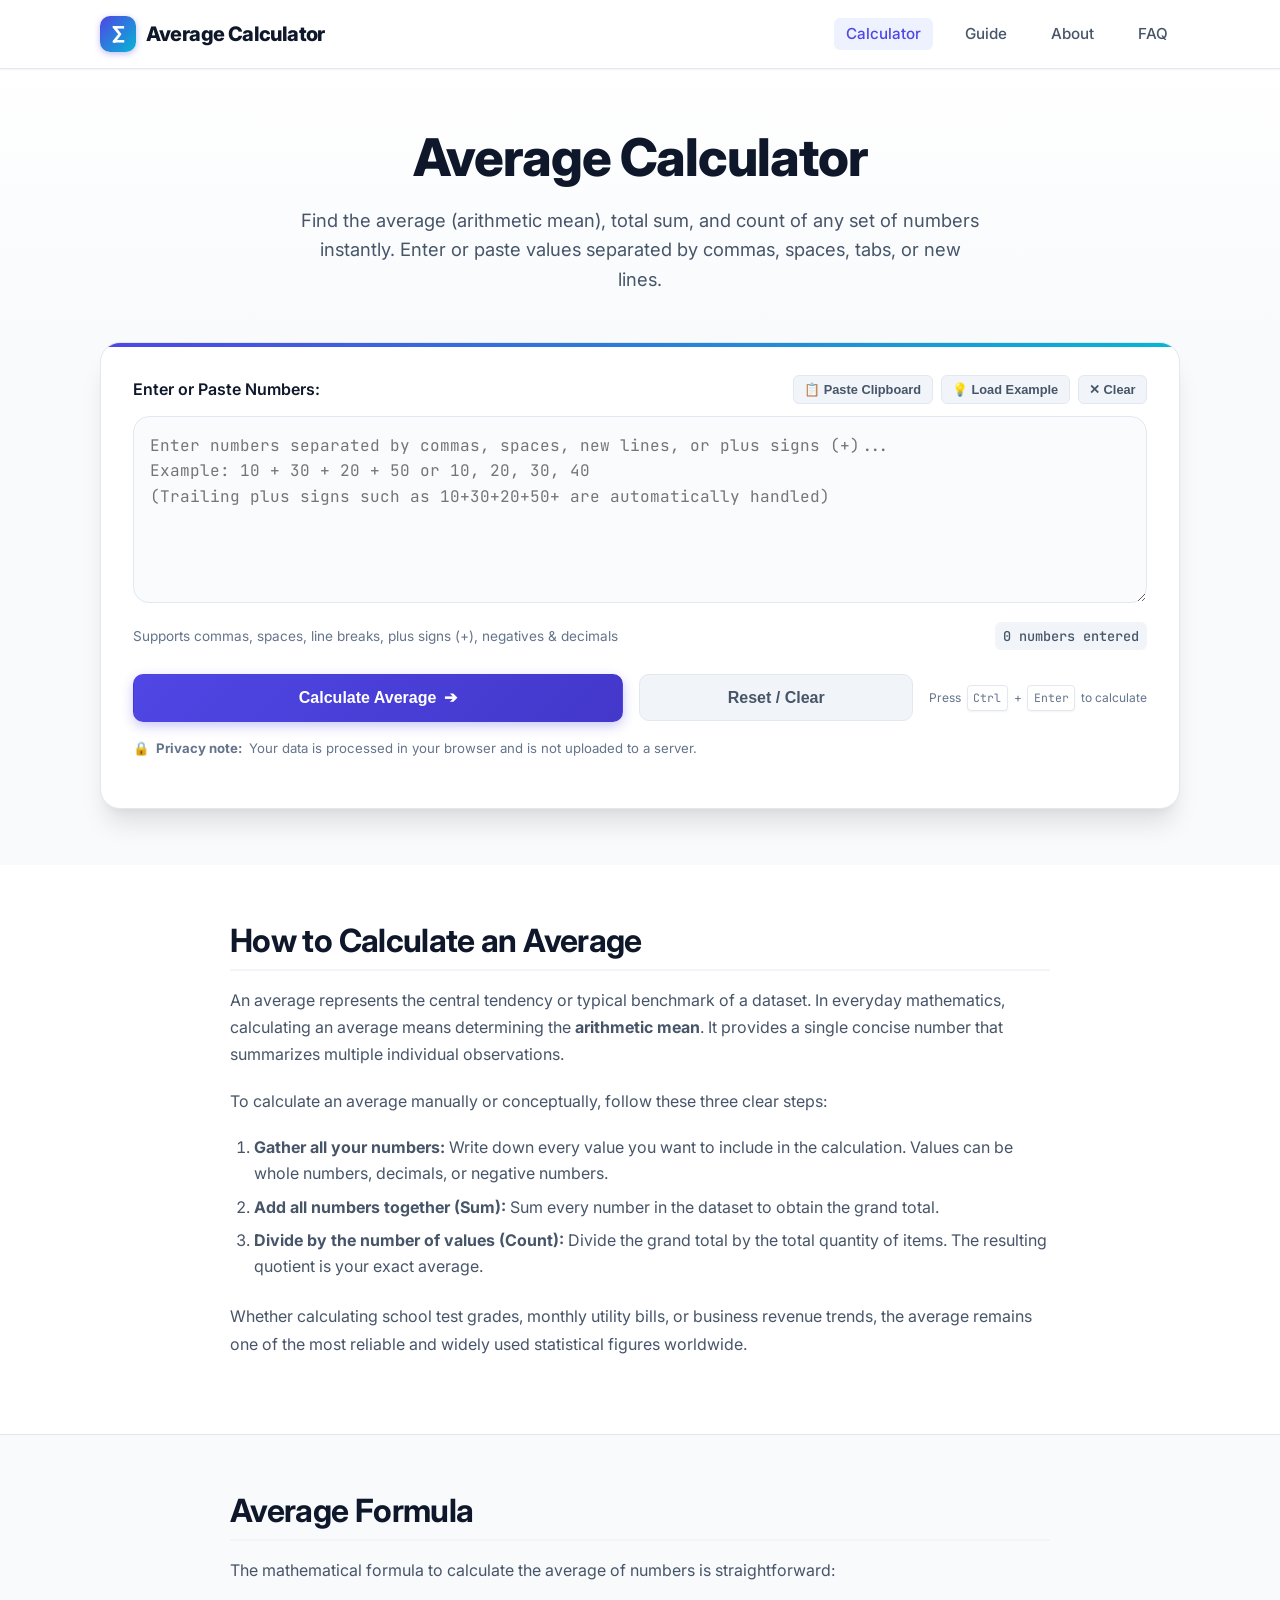
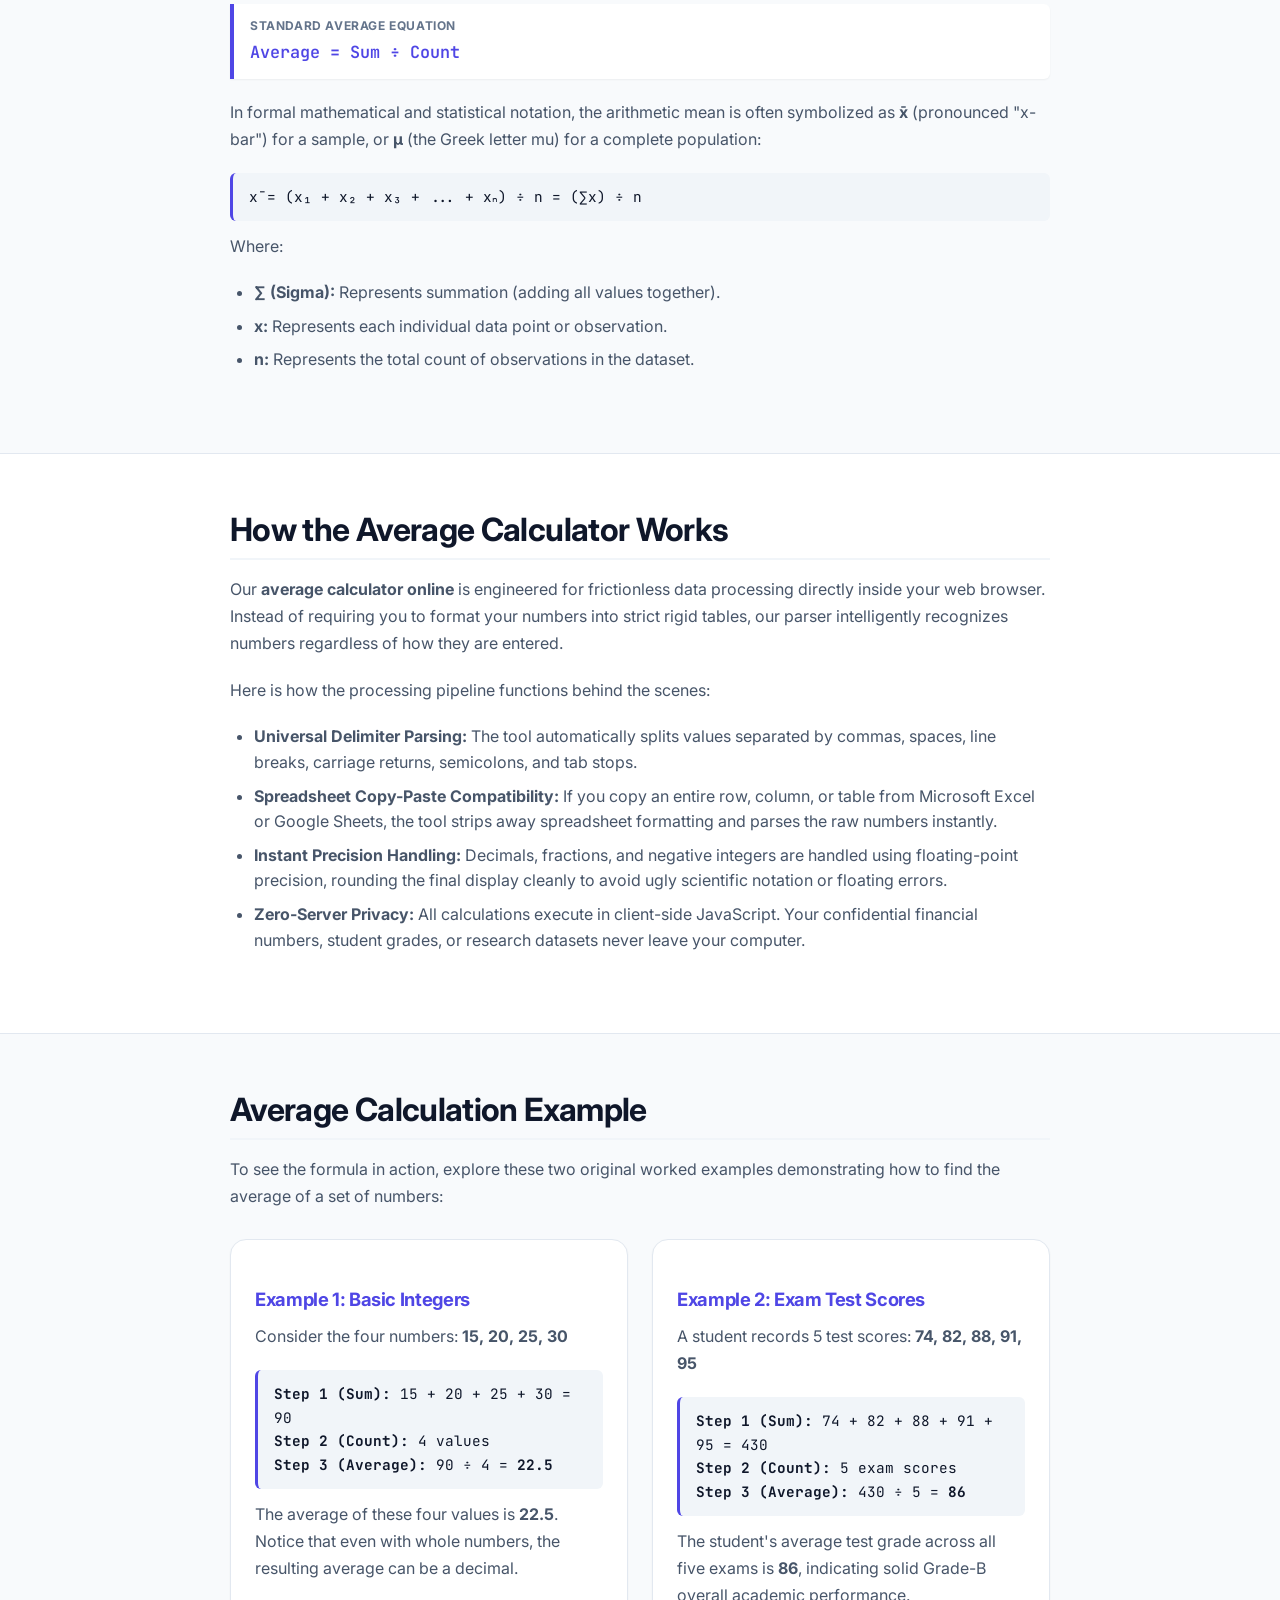
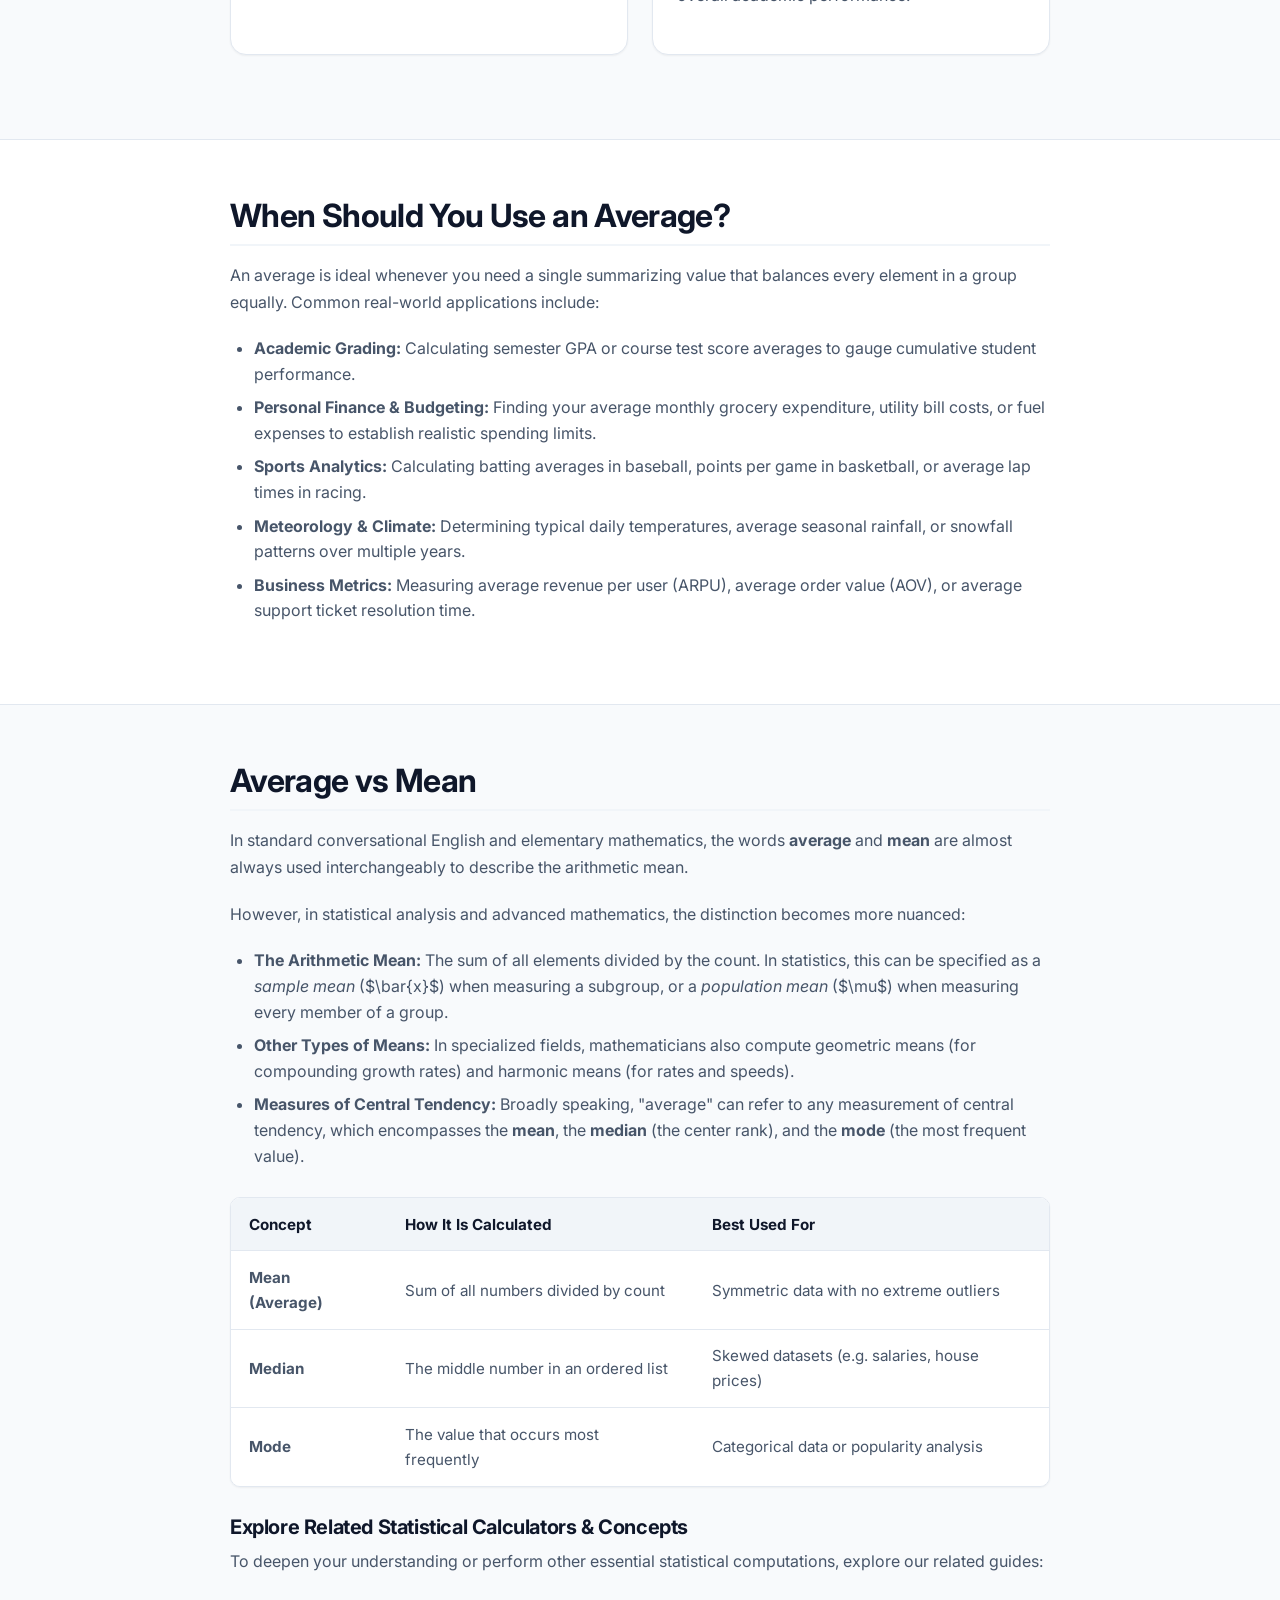
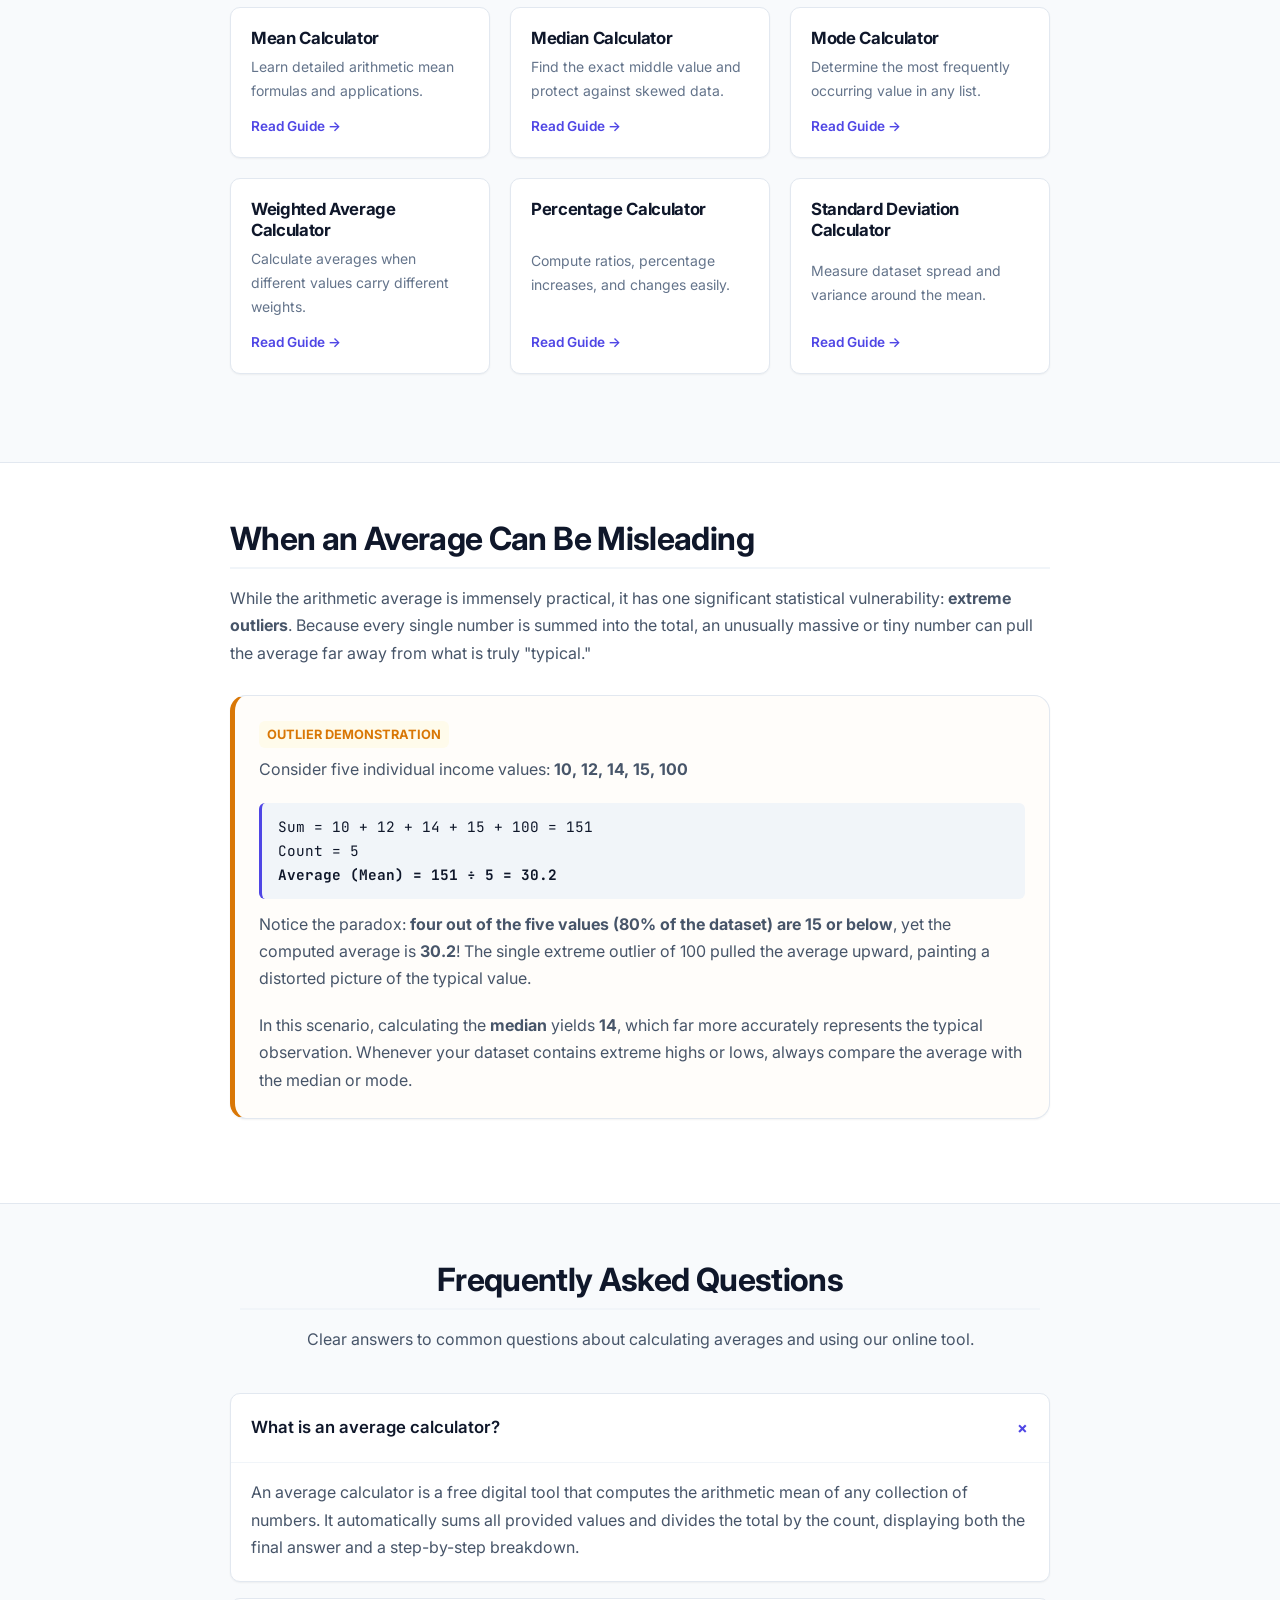
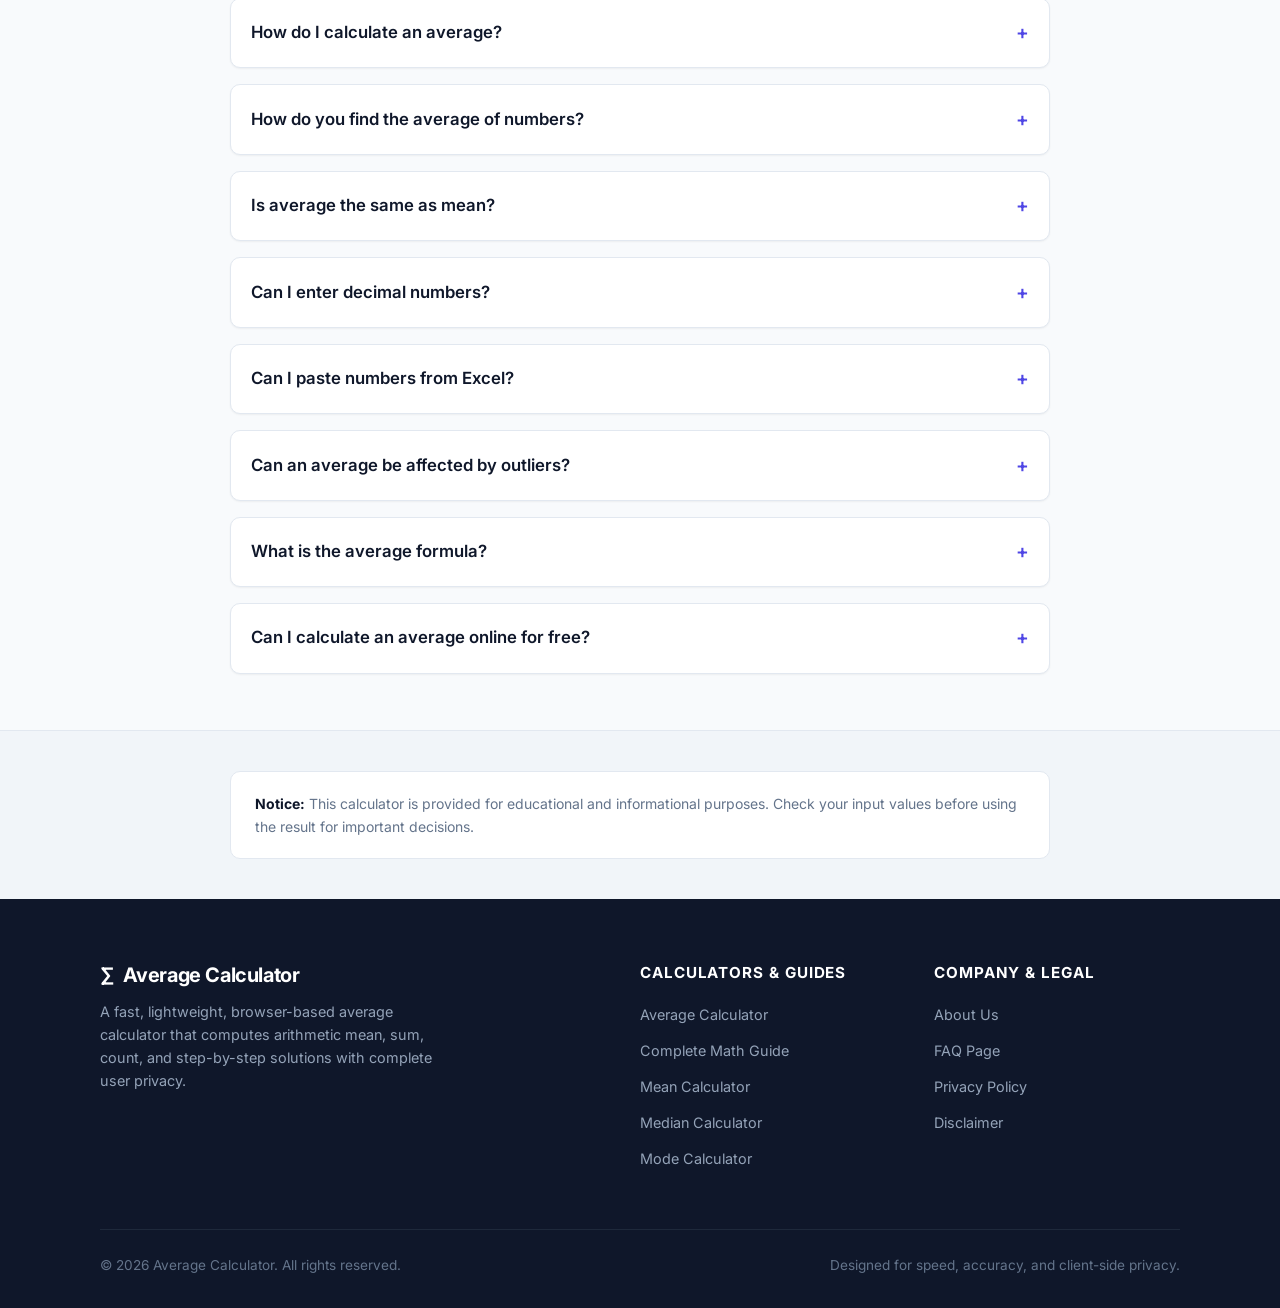
<file: index.html>
<!DOCTYPE html>
<html lang="en">
<head>
    <meta charset="UTF-8">
    <meta name="viewport" content="width=device-width, initial-scale=1.0">
    <title>Average Calculator – Find the Average of Numbers</title>
    <meta name="description" content="Use our free average calculator to find the mean of any set of numbers with step-by-step steps. Paste values easily and calculate online instantly.">
    <meta name="keywords" content="average calculator, calculate average, mean calculator, average of numbers, average calculator with steps, calculate the mean, average formula, find the average of numbers, online average calculator, average of a set of numbers">
    
    <!-- Canonical & Robots -->
    <link rel="canonical" href="https://average-calculator-bay.vercel.app/">
    <meta name="robots" content="index, follow">

    <!-- Open Graph / Facebook -->
    <meta property="og:type" content="website">
    <meta property="og:url" content="https://average-calculator-bay.vercel.app/">
    <meta property="og:title" content="Average Calculator – Find the Average of Numbers">
    <meta property="og:description" content="Calculate the average and arithmetic mean of multiple numbers with detailed step-by-step calculations. Fast, responsive, and completely private in-browser.">
    <meta property="og:site_name" content="Average Calculator">

    <!-- Twitter Card -->
    <meta name="twitter:card" content="summary_large_image">
    <meta name="twitter:title" content="Average Calculator – Find the Average of Numbers">
    <meta name="twitter:description" content="Free online average calculator with steps. Calculate sum, count, arithmetic mean, and median instantly in your browser.">

    <!-- Google Verification -->
    <meta name="google-site-verification" content="9Q1q1gPk2qSRM4EOy9Ygh7J5gQvlTC3hn3TO_TI9pf8" />

    <!-- Favicon & Styles -->
    <link rel="icon" href="data:image/svg+xml,<svg xmlns=%22http://www.w3.org/2000/svg%22 viewBox=%220 0 100 100%22><text y=%22.9em%22 font-size=%2290%22>📊</text></svg>">
    <link rel="stylesheet" href="styles.css">

    <!-- Structured Data: WebApplication, BreadcrumbList, FAQPage -->
    <script type="application/ld+json">
    {
      "@context": "https://schema.org",
      "@graph": [
        {
          "@type": "WebApplication",
          "name": "Average Calculator",
          "url": "https://average-calculator-bay.vercel.app/",
          "description": "Free online average calculator tool to find the arithmetic mean, total sum, and count of any dataset with step-by-step math breakdowns.",
          "applicationCategory": "EducationalApplication",
          "operatingSystem": "All",
          "browserRequirements": "Requires JavaScript",
          "offers": {
            "@type": "Offer",
            "price": "0",
            "priceCurrency": "USD"
          }
        },
        {
          "@type": "BreadcrumbList",
          "itemListElement": [
            {
              "@type": "ListItem",
              "position": 1,
              "name": "Home",
              "item": "https://average-calculator-bay.vercel.app/"
            }
          ]
        },
        {
          "@type": "FAQPage",
          "mainEntity": [
            {
              "@type": "Question",
              "name": "What is an average calculator?",
              "acceptedAnswer": {
                "@type": "Answer",
                "text": "An average calculator is an online tool designed to quickly compute the arithmetic mean of a group of numbers by summing all input values and dividing by the total count."
              }
            },
            {
              "@type": "Question",
              "name": "How do I calculate an average?",
              "acceptedAnswer": {
                "@type": "Answer",
                "text": "To calculate an average, add all values in your dataset together to find their sum, then divide that sum by the total number of values."
              }
            },
            {
              "@type": "Question",
              "name": "How do you find the average of numbers?",
              "acceptedAnswer": {
                "@type": "Answer",
                "text": "You find the average of numbers using the formula: Average = (Sum of Values) ÷ (Count of Values). For example, for 10, 20, and 30, add them to get 60, then divide by 3 to get 20."
              }
            },
            {
              "@type": "Question",
              "name": "Is average the same as mean?",
              "acceptedAnswer": {
                "@type": "Answer",
                "text": "In everyday speech and basic mathematics, 'average' almost always refers to the arithmetic mean. In statistics, 'average' can also refer to other measures of central tendency such as the median or mode."
              }
            },
            {
              "@type": "Question",
              "name": "Can I enter decimal numbers?",
              "acceptedAnswer": {
                "@type": "Answer",
                "text": "Yes, our average calculator fully supports decimal numbers (both positive and negative) with precise floating-point rounding."
              }
            },
            {
              "@type": "Question",
              "name": "Can I paste numbers from Excel?",
              "acceptedAnswer": {
                "@type": "Answer",
                "text": "Yes! You can copy columns or rows directly from Microsoft Excel or Google Sheets and paste them into the input box. The tool automatically handles tabs, spaces, and line breaks."
              }
            },
            {
              "@type": "Question",
              "name": "Can an average be affected by outliers?",
              "acceptedAnswer": {
                "@type": "Answer",
                "text": "Yes, extreme high or low values (outliers) heavily distort the arithmetic mean. When outliers exist, looking at the median alongside the average provides a more representative view."
              }
            },
            {
              "@type": "Question",
              "name": "What is the average formula?",
              "acceptedAnswer": {
                "@type": "Answer",
                "text": "The standard average formula is: Average = Sum of All Values ÷ Number of Values (x̄ = Σx / n)."
              }
            },
            {
              "@type": "Question",
              "name": "Can I calculate an average online for free?",
              "acceptedAnswer": {
                "@type": "Answer",
                "text": "Yes, this online average calculator is 100% free to use with unlimited calculations and no registration required."
              }
            }
          ]
        }
      ]
    }
    </script>
</head>
<body>

    <!-- Header & Navigation -->
    <header class="site-header">
        <div class="container">
            <div class="header-inner">
                <a href="index.html" class="brand-link" aria-label="Average Calculator Homepage">
                    <span class="brand-icon">∑</span>
                    <span>Average Calculator</span>
                </a>
                <nav aria-label="Primary Navigation">
                    <ul class="nav-links">
                        <li><a href="index.html" class="nav-link active">Calculator</a></li>
                        <li><a href="guide.html" class="nav-link">Guide</a></li>
                        <li><a href="about.html" class="nav-link">About</a></li>
                        <li><a href="faq.html" class="nav-link">FAQ</a></li>
                    </ul>
                </nav>
            </div>
        </div>
    </header>

    <!-- Hero Section -->
    <section class="hero-section">
        <div class="container">
            <h1 class="hero-title">Average Calculator</h1>
            <p class="hero-desc">
                Find the average (arithmetic mean), total sum, and count of any set of numbers instantly. Enter or paste values separated by commas, spaces, tabs, or new lines.
            </p>
        </div>
    </section>

    <!-- Interactive Calculator Workspace -->
    <main class="calculator-section">
        <div class="container">
            <div class="calc-card">
                <form id="calcForm" novalidate>
                    <!-- Input Toolbar -->
                    <div class="input-header">
                        <label for="numbersInput" class="input-label">
                            <span>Enter or Paste Numbers:</span>
                        </label>
                        <div class="input-tools">
                            <button type="button" class="tool-btn" id="pasteBtn" title="Paste numbers from clipboard">
                                📋 Paste Clipboard
                            </button>
                            <button type="button" class="tool-btn" id="loadExampleBtn" title="Load sample dataset">
                                💡 Load Example
                            </button>
                            <button type="button" class="tool-btn" id="clearToolbarBtn" title="Clear input text">
                                ✕ Clear
                            </button>
                        </div>
                    </div>

                    <!-- Input Box -->
                    <div class="data-textarea-wrapper">
                        <textarea 
                            id="numbersInput" 
                            name="numbers" 
                            class="data-textarea" 
                            rows="6" 
                            placeholder="Enter numbers separated by commas, spaces, new lines, or plus signs (+)...&#10;Example: 10 + 30 + 20 + 50 or 10, 20, 30, 40&#10;(Trailing plus signs such as 10+30+20+50+ are automatically handled)"
                            aria-describedby="inputHelper"
                            required></textarea>
                    </div>

                    <div class="input-helper" id="inputHelper">
                        <span>Supports commas, spaces, line breaks, plus signs (+), negatives & decimals</span>
                        <span class="data-counter" id="inputCounter">0 numbers entered</span>
                    </div>

                    <!-- Action Buttons -->
                    <div class="action-row">
                        <button type="button" id="calculateBtn" class="btn btn-primary">
                            <span>Calculate Average</span>
                            <span>➔</span>
                        </button>
                        <button type="button" id="clearBtn" class="btn btn-secondary">
                            Reset / Clear
                        </button>
                        <span class="keyboard-hint">
                            Press <span class="kbd-key">Ctrl</span> + <span class="kbd-key">Enter</span> to calculate
                        </span>
                    </div>

                    <!-- Privacy Friendly Note -->
                    <p class="privacy-note">
                        🔒 <strong>Privacy note:</strong> Your data is processed in your browser and is not uploaded to a server.
                    </p>

                    <!-- Validation Error Message -->
                    <div id="alertBox" class="alert alert-danger" role="alert" aria-live="polite">
                        <span class="alert-icon">⚠️</span>
                        <span id="alertMessage">Please enter valid numbers.</span>
                    </div>
                </form>

                <!-- Results Section -->
                <section id="resultsCard" class="results-card" aria-label="Calculation Results" aria-live="polite">
                    <div class="results-header">
                        <h3 class="results-title">Calculation Summary</h3>
                        <span id="copyToast" class="copy-toast">✓ Copied!</span>
                    </div>

                    <!-- Main Hero Result: Average -->
                    <div class="hero-result-card">
                        <div class="hero-result-content">
                            <div class="hero-result-label">Calculated Average (Arithmetic Mean)</div>
                            <div class="hero-result-value" id="resultAverage">0</div>
                        </div>
                        <button type="button" class="hero-copy-btn" id="copyAvgBtn" title="Copy average value to clipboard">
                            📋 Copy Average
                        </button>
                    </div>

                    <!-- Key Stats Grid -->
                    <div class="stats-grid">
                        <div class="stat-item">
                            <div class="stat-label">Total Sum</div>
                            <div class="stat-value" id="resultSum">0</div>
                        </div>
                        <div class="stat-item">
                            <div class="stat-label">Number of Values (Count)</div>
                            <div class="stat-value" id="resultCount">0</div>
                        </div>
                        <div class="stat-item">
                            <div class="stat-label">Median</div>
                            <div class="stat-value" id="resultMedian">0</div>
                        </div>
                        <div class="stat-item">
                            <div class="stat-label">Range (Max - Min)</div>
                            <div class="stat-value" id="resultRange">0</div>
                        </div>
                    </div>

                    <!-- Calculation Step-by-Step Breakdown -->
                    <div class="step-breakdown">
                        <div class="breakdown-title">
                            <span>Step-by-Step Calculation Breakdown</span>
                        </div>

                        <div class="formula-callout">
                            <div class="formula-label">Formula Used</div>
                            <div class="formula-code">Average = Sum ÷ Number of Values</div>
                        </div>

                        <div class="steps-flow">
                            <div class="step-card">
                                <div class="step-card-header">Numbers:</div>
                                <div class="step-expression" id="stepNumbers">0</div>
                            </div>
                            <div class="step-card">
                                <div class="step-card-header">Sum:</div>
                                <div class="step-expression" id="stepSum">0</div>
                            </div>
                            <div class="step-card">
                                <div class="step-card-header">Count:</div>
                                <div class="step-expression" id="stepCount">0</div>
                            </div>
                            <div class="step-card">
                                <div class="step-card-header">Average:</div>
                                <div class="step-expression" id="stepAverage">0 ÷ 0 = 0</div>
                            </div>
                        </div>

                        <div class="breakdown-actions">
                            <button type="button" class="tool-btn" id="copyBreakdownBtn">
                                📑 Copy Full Calculation Breakdown
                            </button>
                        </div>
                    </div>
                </section>
            </div>
        </div>
    </main>

    <!-- SEO Content Section 1: How to Calculate an Average -->
    <section class="content-section alt-bg">
        <div class="container text-container">
            <h2>How to Calculate an Average</h2>
            <p>
                An average represents the central tendency or typical benchmark of a dataset. In everyday mathematics, calculating an average means determining the <strong>arithmetic mean</strong>. It provides a single concise number that summarizes multiple individual observations.
            </p>
            <p>
                To calculate an average manually or conceptually, follow these three clear steps:
            </p>
            <ol>
                <li><strong>Gather all your numbers:</strong> Write down every value you want to include in the calculation. Values can be whole numbers, decimals, or negative numbers.</li>
                <li><strong>Add all numbers together (Sum):</strong> Sum every number in the dataset to obtain the grand total.</li>
                <li><strong>Divide by the number of values (Count):</strong> Divide the grand total by the total quantity of items. The resulting quotient is your exact average.</li>
            </ol>
            <p>
                Whether calculating school test grades, monthly utility bills, or business revenue trends, the average remains one of the most reliable and widely used statistical figures worldwide.
            </p>
        </div>
    </section>

    <!-- SEO Content Section 2: Average Formula -->
    <section class="content-section">
        <div class="container text-container">
            <h2>Average Formula</h2>
            <p>
                The mathematical formula to calculate the average of numbers is straightforward:
            </p>
            <div class="formula-callout">
                <div class="formula-label">Standard Average Equation</div>
                <div class="formula-code">Average = Sum ÷ Count</div>
            </div>
            <p>
                In formal mathematical and statistical notation, the arithmetic mean is often symbolized as <strong>x̄</strong> (pronounced "x-bar") for a sample, or <strong>μ</strong> (the Greek letter mu) for a complete population:
            </p>
            <div class="math-snippet">
                x̄ = (x₁ + x₂ + x₃ + ... + xₙ) ÷ n = (∑x) ÷ n
            </div>
            <p>Where:</p>
            <ul>
                <li><strong>∑ (Sigma):</strong> Represents summation (adding all values together).</li>
                <li><strong>x:</strong> Represents each individual data point or observation.</li>
                <li><strong>n:</strong> Represents the total count of observations in the dataset.</li>
            </ul>
        </div>
    </section>

    <!-- SEO Content Section 3: How the Average Calculator Works -->
    <section class="content-section alt-bg">
        <div class="container text-container">
            <h2>How the Average Calculator Works</h2>
            <p>
                Our <strong>average calculator online</strong> is engineered for frictionless data processing directly inside your web browser. Instead of requiring you to format your numbers into strict rigid tables, our parser intelligently recognizes numbers regardless of how they are entered.
            </p>
            <p>
                Here is how the processing pipeline functions behind the scenes:
            </p>
            <ul>
                <li><strong>Universal Delimiter Parsing:</strong> The tool automatically splits values separated by commas, spaces, line breaks, carriage returns, semicolons, and tab stops.</li>
                <li><strong>Spreadsheet Copy-Paste Compatibility:</strong> If you copy an entire row, column, or table from Microsoft Excel or Google Sheets, the tool strips away spreadsheet formatting and parses the raw numbers instantly.</li>
                <li><strong>Instant Precision Handling:</strong> Decimals, fractions, and negative integers are handled using floating-point precision, rounding the final display cleanly to avoid ugly scientific notation or floating errors.</li>
                <li><strong>Zero-Server Privacy:</strong> All calculations execute in client-side JavaScript. Your confidential financial numbers, student grades, or research datasets never leave your computer.</li>
            </ul>
        </div>
    </section>

    <!-- SEO Content Section 4: Average Calculation Example -->
    <section class="content-section">
        <div class="container text-container">
            <h2>Average Calculation Example</h2>
            <p>
                To see the formula in action, explore these two original worked examples demonstrating how to find the average of a set of numbers:
            </p>

            <div class="example-grid">
                <!-- Example 1 -->
                <div class="example-box">
                    <h3>Example 1: Basic Integers</h3>
                    <p>Consider the four numbers: <strong>15, 20, 25, 30</strong></p>
                    <div class="math-snippet">
                        <strong>Step 1 (Sum):</strong> 15 + 20 + 25 + 30 = 90<br>
                        <strong>Step 2 (Count):</strong> 4 values<br>
                        <strong>Step 3 (Average):</strong> 90 ÷ 4 = <strong>22.5</strong>
                    </div>
                    <p>The average of these four values is <strong>22.5</strong>. Notice that even with whole numbers, the resulting average can be a decimal.</p>
                </div>

                <!-- Example 2 -->
                <div class="example-box">
                    <h3>Example 2: Exam Test Scores</h3>
                    <p>A student records 5 test scores: <strong>74, 82, 88, 91, 95</strong></p>
                    <div class="math-snippet">
                        <strong>Step 1 (Sum):</strong> 74 + 82 + 88 + 91 + 95 = 430<br>
                        <strong>Step 2 (Count):</strong> 5 exam scores<br>
                        <strong>Step 3 (Average):</strong> 430 ÷ 5 = <strong>86</strong>
                    </div>
                    <p>The student's average test grade across all five exams is <strong>86</strong>, indicating solid Grade-B overall academic performance.</p>
                </div>
            </div>
        </div>
    </section>

    <!-- SEO Content Section 5: When Should You Use an Average? -->
    <section class="content-section alt-bg">
        <div class="container text-container">
            <h2>When Should You Use an Average?</h2>
            <p>
                An average is ideal whenever you need a single summarizing value that balances every element in a group equally. Common real-world applications include:
            </p>
            <ul>
                <li><strong>Academic Grading:</strong> Calculating semester GPA or course test score averages to gauge cumulative student performance.</li>
                <li><strong>Personal Finance & Budgeting:</strong> Finding your average monthly grocery expenditure, utility bill costs, or fuel expenses to establish realistic spending limits.</li>
                <li><strong>Sports Analytics:</strong> Calculating batting averages in baseball, points per game in basketball, or average lap times in racing.</li>
                <li><strong>Meteorology & Climate:</strong> Determining typical daily temperatures, average seasonal rainfall, or snowfall patterns over multiple years.</li>
                <li><strong>Business Metrics:</strong> Measuring average revenue per user (ARPU), average order value (AOV), or average support ticket resolution time.</li>
            </ul>
        </div>
    </section>

    <!-- SEO Content Section 6: Average vs Mean -->
    <section class="content-section">
        <div class="container text-container">
            <h2>Average vs Mean</h2>
            <p>
                In standard conversational English and elementary mathematics, the words <strong>average</strong> and <strong>mean</strong> are almost always used interchangeably to describe the arithmetic mean.
            </p>
            <p>
                However, in statistical analysis and advanced mathematics, the distinction becomes more nuanced:
            </p>
            <ul>
                <li><strong>The Arithmetic Mean:</strong> The sum of all elements divided by the count. In statistics, this can be specified as a <em>sample mean</em> ($\bar{x}$) when measuring a subgroup, or a <em>population mean</em> ($\mu$) when measuring every member of a group.</li>
                <li><strong>Other Types of Means:</strong> In specialized fields, mathematicians also compute geometric means (for compounding growth rates) and harmonic means (for rates and speeds).</li>
                <li><strong>Measures of Central Tendency:</strong> Broadly speaking, "average" can refer to any measurement of central tendency, which encompasses the <strong>mean</strong>, the <strong>median</strong> (the center rank), and the <strong>mode</strong> (the most frequent value).</li>
            </ul>

            <!-- Table of Comparison -->
            <div class="table-wrapper">
                <table class="comparison-table">
                    <thead>
                        <tr>
                            <th>Concept</th>
                            <th>How It Is Calculated</th>
                            <th>Best Used For</th>
                        </tr>
                    </thead>
                    <tbody>
                        <tr>
                            <td><strong>Mean (Average)</strong></td>
                            <td>Sum of all numbers divided by count</td>
                            <td>Symmetric data with no extreme outliers</td>
                        </tr>
                        <tr>
                            <td><strong>Median</strong></td>
                            <td>The middle number in an ordered list</td>
                            <td>Skewed datasets (e.g. salaries, house prices)</td>
                        </tr>
                        <tr>
                            <td><strong>Mode</strong></td>
                            <td>The value that occurs most frequently</td>
                            <td>Categorical data or popularity analysis</td>
                        </tr>
                    </tbody>
                </table>
            </div>

            <!-- Internal Linking Section for Related Tools -->
            <h3>Explore Related Statistical Calculators & Concepts</h3>
            <p>
                To deepen your understanding or perform other essential statistical computations, explore our related guides:
            </p>
            <div class="tools-grid">
                <a href="guide.html#mean-calculator" class="tool-card">
                    <h4>Mean Calculator</h4>
                    <p>Learn detailed arithmetic mean formulas and applications.</p>
                    <span class="tool-link-text">Read Guide →</span>
                </a>
                <a href="guide.html#median-calculator" class="tool-card">
                    <h4>Median Calculator</h4>
                    <p>Find the exact middle value and protect against skewed data.</p>
                    <span class="tool-link-text">Read Guide →</span>
                </a>
                <a href="guide.html#mode-calculator" class="tool-card">
                    <h4>Mode Calculator</h4>
                    <p>Determine the most frequently occurring value in any list.</p>
                    <span class="tool-link-text">Read Guide →</span>
                </a>
                <a href="guide.html#weighted-average-calculator" class="tool-card">
                    <h4>Weighted Average Calculator</h4>
                    <p>Calculate averages when different values carry different weights.</p>
                    <span class="tool-link-text">Read Guide →</span>
                </a>
                <a href="guide.html#percentage-calculator" class="tool-card">
                    <h4>Percentage Calculator</h4>
                    <p>Compute ratios, percentage increases, and changes easily.</p>
                    <span class="tool-link-text">Read Guide →</span>
                </a>
                <a href="guide.html#standard-deviation-calculator" class="tool-card">
                    <h4>Standard Deviation Calculator</h4>
                    <p>Measure dataset spread and variance around the mean.</p>
                    <span class="tool-link-text">Read Guide →</span>
                </a>
            </div>
        </div>
    </section>

    <!-- SEO Content Section 7: When an Average Can Be Misleading -->
    <section class="content-section alt-bg">
        <div class="container text-container">
            <h2>When an Average Can Be Misleading</h2>
            <p>
                While the arithmetic average is immensely practical, it has one significant statistical vulnerability: <strong>extreme outliers</strong>. Because every single number is summed into the total, an unusually massive or tiny number can pull the average far away from what is truly "typical."
            </p>

            <div class="callout-box warning-callout">
                <span class="callout-badge">Outlier Demonstration</span>
                <p>Consider five individual income values: <strong>10, 12, 14, 15, 100</strong></p>
                <div class="math-snippet">
                    Sum = 10 + 12 + 14 + 15 + 100 = 151<br>
                    Count = 5<br>
                    <strong>Average (Mean) = 151 ÷ 5 = 30.2</strong>
                </div>
                <p>
                    Notice the paradox: <strong>four out of the five values (80% of the dataset) are 15 or below</strong>, yet the computed average is <strong>30.2</strong>! The single extreme outlier of 100 pulled the average upward, painting a distorted picture of the typical value.
                </p>
                <p style="margin-bottom: 0;">
                    In this scenario, calculating the <strong>median</strong> yields <strong>14</strong>, which far more accurately represents the typical observation. Whenever your dataset contains extreme highs or lows, always compare the average with the median or mode.
                </p>
            </div>
        </div>
    </section>

    <!-- SEO Content Section 8: Frequently Asked Questions -->
    <section class="content-section">
        <div class="container text-container">
            <div class="section-header">
                <h2>Frequently Asked Questions</h2>
                <p>Clear answers to common questions about calculating averages and using our online tool.</p>
            </div>

            <div class="faq-list">
                <!-- FAQ 1 -->
                <details class="faq-card" open>
                    <summary class="faq-question">
                        <span>What is an average calculator?</span>
                        <span class="faq-icon">+</span>
                    </summary>
                    <div class="faq-answer">
                        <p>An average calculator is a free digital tool that computes the arithmetic mean of any collection of numbers. It automatically sums all provided values and divides the total by the count, displaying both the final answer and a step-by-step breakdown.</p>
                    </div>
                </details>

                <!-- FAQ 2 -->
                <details class="faq-card">
                    <summary class="faq-question">
                        <span>How do I calculate an average?</span>
                        <span class="faq-icon">+</span>
                    </summary>
                    <div class="faq-answer">
                        <p>To calculate an average manually, add all the values together to find their sum, count how many values you have, and divide the sum by the count. You can also paste your numbers into this calculator to get instant results.</p>
                    </div>
                </details>

                <!-- FAQ 3 -->
                <details class="faq-card">
                    <summary class="faq-question">
                        <span>How do you find the average of numbers?</span>
                        <span class="faq-icon">+</span>
                    </summary>
                    <div class="faq-answer">
                        <p>You find the average by using the formula: <code>Average = Sum ÷ Count</code>. For example, to find the average of 10, 20, 30, and 40, add them together (100) and divide by 4 to get 25.</p>
                    </div>
                </details>

                <!-- FAQ 4 -->
                <details class="faq-card">
                    <summary class="faq-question">
                        <span>Is average the same as mean?</span>
                        <span class="faq-icon">+</span>
                    </summary>
                    <div class="faq-answer">
                        <p>In standard mathematics and day-to-day conversation, yes—"average" almost always refers to the arithmetic mean. In advanced statistics, "average" can also describe the median or mode as general measures of central tendency.</p>
                    </div>
                </details>

                <!-- FAQ 5 -->
                <details class="faq-card">
                    <summary class="faq-question">
                        <span>Can I enter decimal numbers?</span>
                        <span class="faq-icon">+</span>
                    </summary>
                    <div class="faq-answer">
                        <p>Yes. Our calculator handles decimals (e.g., 3.14, -0.75, 120.45) with precision, ensuring accurate results regardless of the decimal places in your dataset.</p>
                    </div>
                </details>

                <!-- FAQ 6 -->
                <details class="faq-card">
                    <summary class="faq-question">
                        <span>Can I paste numbers from Excel?</span>
                        <span class="faq-icon">+</span>
                    </summary>
                    <div class="faq-answer">
                        <p>Yes! You can copy columns or rows directly from Microsoft Excel, Google Sheets, or Apple Numbers and paste them into the box. The tool automatically detects tabs and line breaks.</p>
                    </div>
                </details>

                <!-- FAQ 7 -->
                <details class="faq-card">
                    <summary class="faq-question">
                        <span>Can an average be affected by outliers?</span>
                        <span class="faq-icon">+</span>
                    </summary>
                    <div class="faq-answer">
                        <p>Yes, significantly. Extreme values pull the mean toward them. In datasets with heavy skew (such as real estate prices or executive salaries), comparing the average with the median provides a more balanced perspective.</p>
                    </div>
                </details>

                <!-- FAQ 8 -->
                <details class="faq-card">
                    <summary class="faq-question">
                        <span>What is the average formula?</span>
                        <span class="faq-icon">+</span>
                    </summary>
                    <div class="faq-answer">
                        <p>The standard average formula is: <code>Average = (Sum of all values) ÷ (Number of values)</code>, symbolically represented in statistics as <code>x̄ = (∑x) ÷ n</code>.</p>
                    </div>
                </details>

                <!-- FAQ 9 -->
                <details class="faq-card">
                    <summary class="faq-question">
                        <span>Can I calculate an average online for free?</span>
                        <span class="faq-icon">+</span>
                    </summary>
                    <div class="faq-answer">
                        <p>Yes, this average calculator is 100% free with no usage limits, no login requirement, and complete privacy since calculations occur on your own device.</p>
                    </div>
                </details>
            </div>
        </div>
    </section>

    <!-- Trust & Informational Disclaimer -->
    <section class="disclaimer-section">
        <div class="container text-container">
            <div class="disclaimer-card">
                <strong>Notice:</strong> This calculator is provided for educational and informational purposes. Check your input values before using the result for important decisions.
            </div>
        </div>
    </section>

    <!-- Footer -->
    <footer class="site-footer">
        <div class="container">
            <div class="footer-grid">
                <div class="footer-brand">
                    <h4><span>∑</span> Average Calculator</h4>
                    <p>
                        A fast, lightweight, browser-based average calculator that computes arithmetic mean, sum, count, and step-by-step solutions with complete user privacy.
                    </p>
                </div>
                <div class="footer-col">
                    <h5>Calculators & Guides</h5>
                    <ul>
                        <li><a href="index.html">Average Calculator</a></li>
                        <li><a href="guide.html">Complete Math Guide</a></li>
                        <li><a href="guide.html#mean-calculator">Mean Calculator</a></li>
                        <li><a href="guide.html#median-calculator">Median Calculator</a></li>
                        <li><a href="guide.html#mode-calculator">Mode Calculator</a></li>
                    </ul>
                </div>
                <div class="footer-col">
                    <h5>Company & Legal</h5>
                    <ul>
                        <li><a href="about.html">About Us</a></li>
                        <li><a href="faq.html">FAQ Page</a></li>
                        <li><a href="privacy-policy.html">Privacy Policy</a></li>
                        <li><a href="disclaimer.html">Disclaimer</a></li>
                    </ul>
                </div>
            </div>
            <div class="footer-bottom">
                <p>&copy; 2026 Average Calculator. All rights reserved.</p>
                <p>Designed for speed, accuracy, and client-side privacy.</p>
            </div>
        </div>
    </footer>

    <!-- Interactive Script -->
    <script src="script.js"></script>
</body>
</html>
</file>
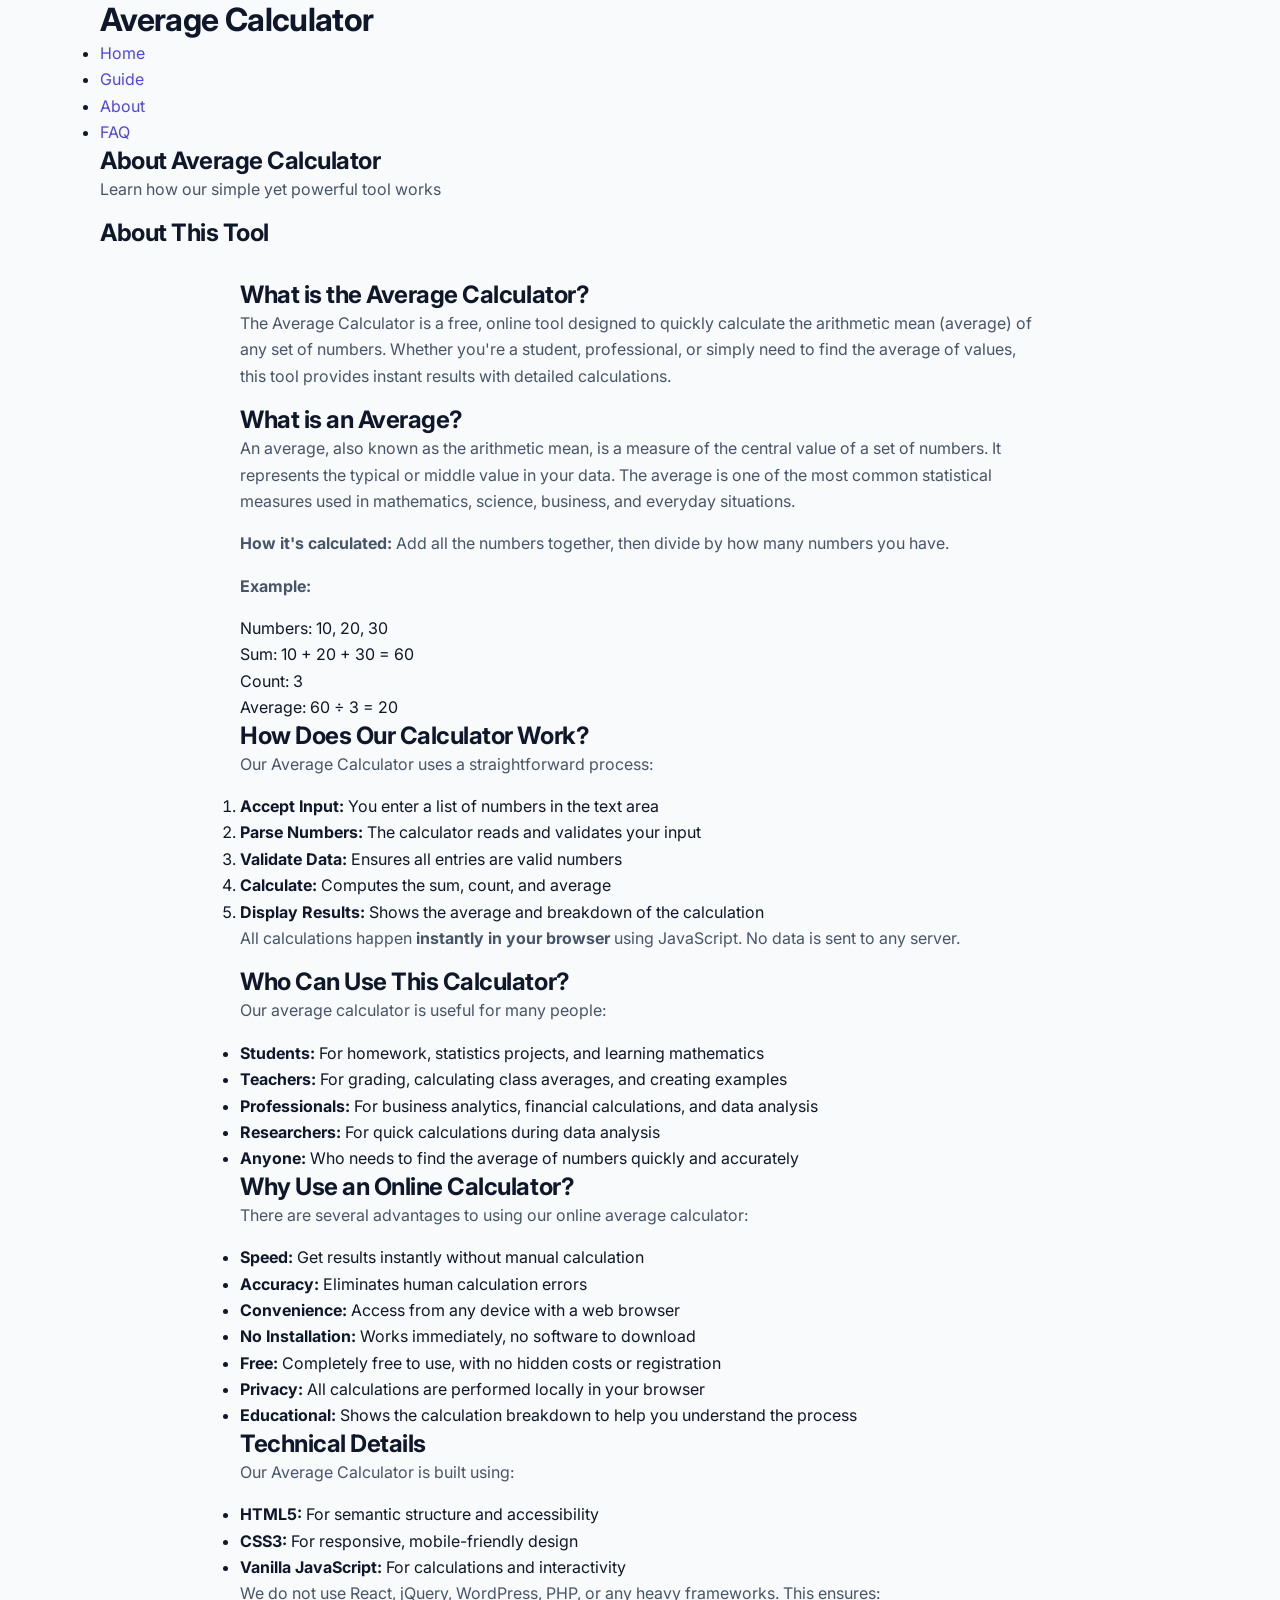
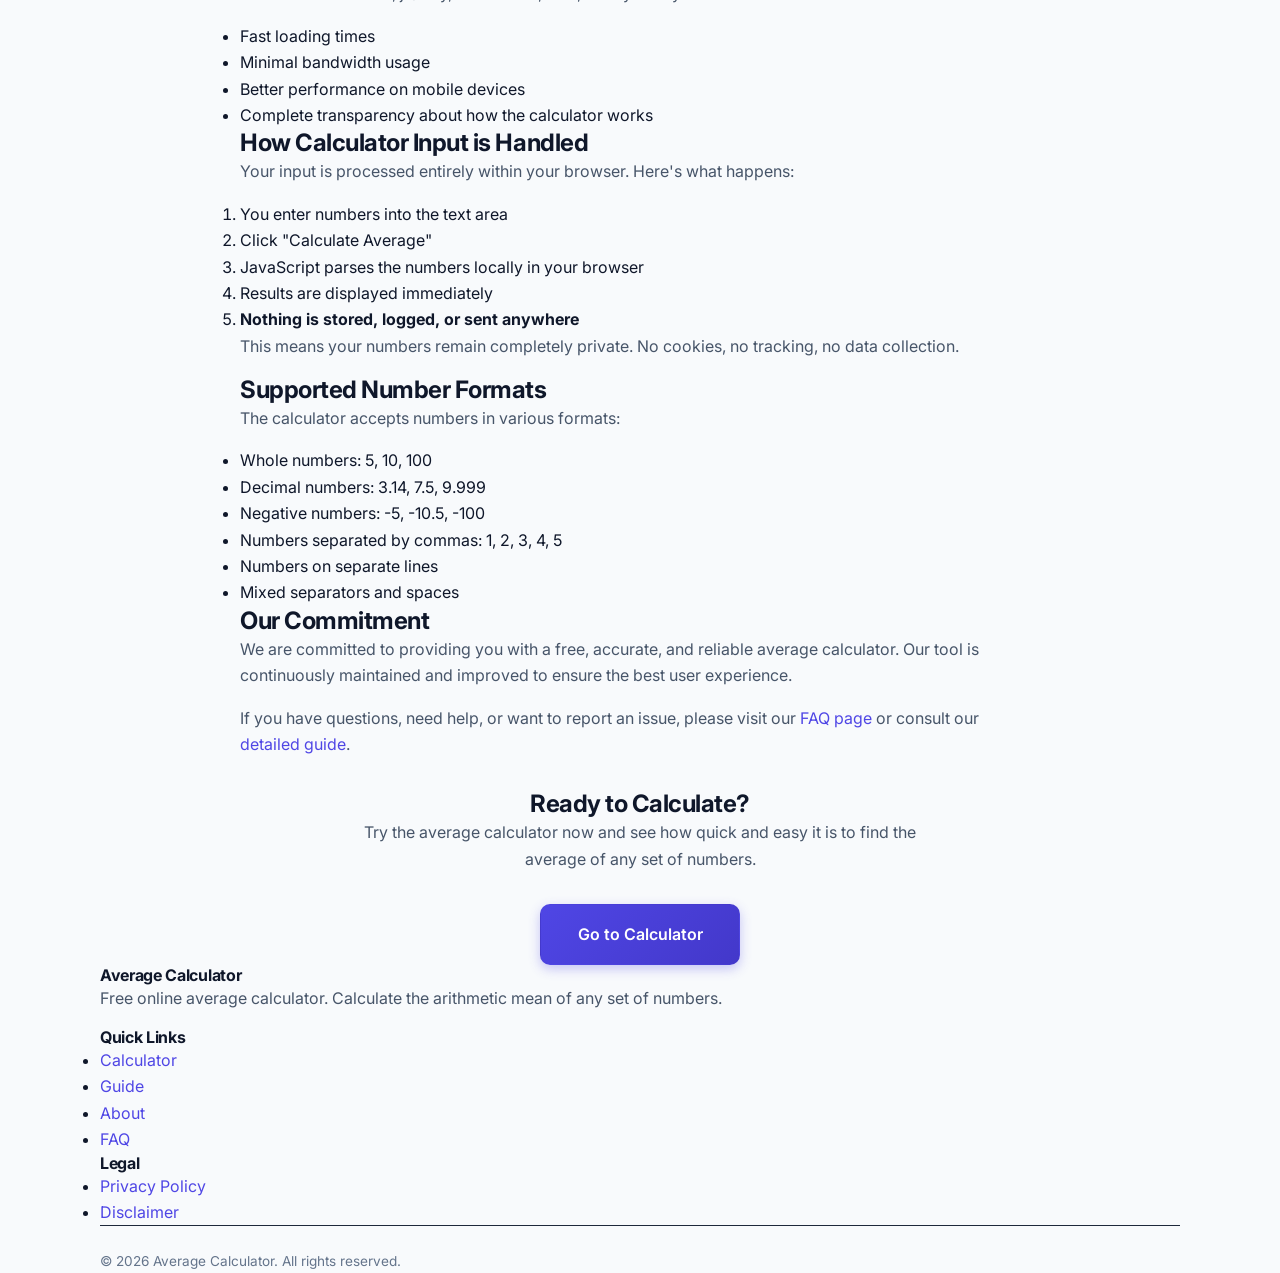
<file: about.html>
<!DOCTYPE html>
<html lang="en">
<head>
    <meta charset="UTF-8">
    <meta name="viewport" content="width=device-width, initial-scale=1.0">
    <title>About | Average Calculator - Learn About Our Tool</title>
    <meta name="description" content="Learn about our free online average calculator. Understand how it works, what an average is, and how it can help you calculate arithmetic mean instantly.">
    <meta name="keywords" content="about average calculator, how average calculator works, what is average, arithmetic mean">
    <meta name="canonical" content="https://average-calculator-bay.vercel.app/about.html">
    <link rel="canonical" href="https://average-calculator-bay.vercel.app/about.html">
    <meta name="robots" content="index, follow">
    <meta property="og:title" content="About | Average Calculator">
    <meta property="og:description" content="Learn about our free online average calculator and how it works.">
    <meta property="og:type" content="website">
    <meta property="og:url" content="https://average-calculator-bay.vercel.app/about.html">
    <meta name="twitter:card" content="summary_large_image">
    <meta name="twitter:title" content="About | Average Calculator">
    <meta name="twitter:description" content="Learn about our free online average calculator and how it works.">
    <link rel="stylesheet" href="styles.css">
</head>
<body>
    <!-- Header and Navigation -->
    <header>
        <div class="container">
            <div class="header-content">
                <h1 class="logo">Average Calculator</h1>
                <nav>
                    <ul>
                        <li><a href="index.html">Home</a></li>
                        <li><a href="guide.html">Guide</a></li>
                        <li><a href="about.html" class="active">About</a></li>
                        <li><a href="faq.html">FAQ</a></li>
                    </ul>
                </nav>
            </div>
        </div>
    </header>

    <!-- Hero Section -->
    <section class="hero">
        <div class="container">
            <h2>About Average Calculator</h2>
            <p>Learn how our simple yet powerful tool works</p>
        </div>
    </section>

    <!-- Main Content -->
    <section class="info-section">
        <div class="container">
            <h1>About This Tool</h1>

            <div style="max-width: 800px; margin: 2rem auto; text-align: left;">
                <h2>What is the Average Calculator?</h2>
                <p>The Average Calculator is a free, online tool designed to quickly calculate the arithmetic mean (average) of any set of numbers. Whether you're a student, professional, or simply need to find the average of values, this tool provides instant results with detailed calculations.</p>

                <h2>What is an Average?</h2>
                <p>An average, also known as the arithmetic mean, is a measure of the central value of a set of numbers. It represents the typical or middle value in your data. The average is one of the most common statistical measures used in mathematics, science, business, and everyday situations.</p>

                <p><strong>How it's calculated:</strong> Add all the numbers together, then divide by how many numbers you have.</p>

                <p><strong>Example:</strong></p>
                <div class="formula">
                    Numbers: 10, 20, 30<br>
                    Sum: 10 + 20 + 30 = 60<br>
                    Count: 3<br>
                    Average: 60 ÷ 3 = 20
                </div>

                <h2>How Does Our Calculator Work?</h2>
                <p>Our Average Calculator uses a straightforward process:</p>
                <ol>
                    <li><strong>Accept Input:</strong> You enter a list of numbers in the text area</li>
                    <li><strong>Parse Numbers:</strong> The calculator reads and validates your input</li>
                    <li><strong>Validate Data:</strong> Ensures all entries are valid numbers</li>
                    <li><strong>Calculate:</strong> Computes the sum, count, and average</li>
                    <li><strong>Display Results:</strong> Shows the average and breakdown of the calculation</li>
                </ol>

                <p>All calculations happen <strong>instantly in your browser</strong> using JavaScript. No data is sent to any server.</p>

                <h2>Who Can Use This Calculator?</h2>
                <p>Our average calculator is useful for many people:</p>
                <ul>
                    <li><strong>Students:</strong> For homework, statistics projects, and learning mathematics</li>
                    <li><strong>Teachers:</strong> For grading, calculating class averages, and creating examples</li>
                    <li><strong>Professionals:</strong> For business analytics, financial calculations, and data analysis</li>
                    <li><strong>Researchers:</strong> For quick calculations during data analysis</li>
                    <li><strong>Anyone:</strong> Who needs to find the average of numbers quickly and accurately</li>
                </ul>

                <h2>Why Use an Online Calculator?</h2>
                <p>There are several advantages to using our online average calculator:</p>
                <ul>
                    <li><strong>Speed:</strong> Get results instantly without manual calculation</li>
                    <li><strong>Accuracy:</strong> Eliminates human calculation errors</li>
                    <li><strong>Convenience:</strong> Access from any device with a web browser</li>
                    <li><strong>No Installation:</strong> Works immediately, no software to download</li>
                    <li><strong>Free:</strong> Completely free to use, with no hidden costs or registration</li>
                    <li><strong>Privacy:</strong> All calculations are performed locally in your browser</li>
                    <li><strong>Educational:</strong> Shows the calculation breakdown to help you understand the process</li>
                </ul>

                <h2>Technical Details</h2>
                <p>Our Average Calculator is built using:</p>
                <ul>
                    <li><strong>HTML5:</strong> For semantic structure and accessibility</li>
                    <li><strong>CSS3:</strong> For responsive, mobile-friendly design</li>
                    <li><strong>Vanilla JavaScript:</strong> For calculations and interactivity</li>
                </ul>

                <p>We do not use React, jQuery, WordPress, PHP, or any heavy frameworks. This ensures:</p>
                <ul>
                    <li>Fast loading times</li>
                    <li>Minimal bandwidth usage</li>
                    <li>Better performance on mobile devices</li>
                    <li>Complete transparency about how the calculator works</li>
                </ul>

                <h2>How Calculator Input is Handled</h2>
                <p>Your input is processed entirely within your browser. Here's what happens:</p>
                <ol>
                    <li>You enter numbers into the text area</li>
                    <li>Click "Calculate Average"</li>
                    <li>JavaScript parses the numbers locally in your browser</li>
                    <li>Results are displayed immediately</li>
                    <li><strong>Nothing is stored, logged, or sent anywhere</strong></li>
                </ol>

                <p>This means your numbers remain completely private. No cookies, no tracking, no data collection.</p>

                <h2>Supported Number Formats</h2>
                <p>The calculator accepts numbers in various formats:</p>
                <ul>
                    <li>Whole numbers: 5, 10, 100</li>
                    <li>Decimal numbers: 3.14, 7.5, 9.999</li>
                    <li>Negative numbers: -5, -10.5, -100</li>
                    <li>Numbers separated by commas: 1, 2, 3, 4, 5</li>
                    <li>Numbers on separate lines</li>
                    <li>Mixed separators and spaces</li>
                </ul>

                <h2>Our Commitment</h2>
                <p>We are committed to providing you with a free, accurate, and reliable average calculator. Our tool is continuously maintained and improved to ensure the best user experience.</p>

                <p>If you have questions, need help, or want to report an issue, please visit our <a href="faq.html">FAQ page</a> or consult our <a href="guide.html">detailed guide</a>.</p>
            </div>
        </div>
    </section>

    <!-- Call to Action -->
    <section class="info-section alternate">
        <div class="container">
            <div style="max-width: 600px; margin: 0 auto; text-align: center;">
                <h2>Ready to Calculate?</h2>
                <p style="margin-bottom: 2rem;">Try the average calculator now and see how quick and easy it is to find the average of any set of numbers.</p>
                <a href="index.html" class="btn btn-primary" style="display: inline-block; padding: 1rem 2rem;">Go to Calculator</a>
            </div>
        </div>
    </section>

    <!-- Footer -->
    <footer>
        <div class="container">
            <div class="footer-content">
                <div class="footer-section">
                    <h4>Average Calculator</h4>
                    <p>Free online average calculator. Calculate the arithmetic mean of any set of numbers.</p>
                </div>
                <div class="footer-section">
                    <h4>Quick Links</h4>
                    <ul>
                        <li><a href="index.html">Calculator</a></li>
                        <li><a href="guide.html">Guide</a></li>
                        <li><a href="about.html">About</a></li>
                        <li><a href="faq.html">FAQ</a></li>
                    </ul>
                </div>
                <div class="footer-section">
                    <h4>Legal</h4>
                    <ul>
                        <li><a href="privacy-policy.html">Privacy Policy</a></li>
                        <li><a href="disclaimer.html">Disclaimer</a></li>
                    </ul>
                </div>
            </div>
            <div class="footer-bottom">
                <p>&copy; 2026 Average Calculator. All rights reserved.</p>
            </div>
        </div>
    </footer>

    <script src="script.js"></script>
</body>
</html>
</file>
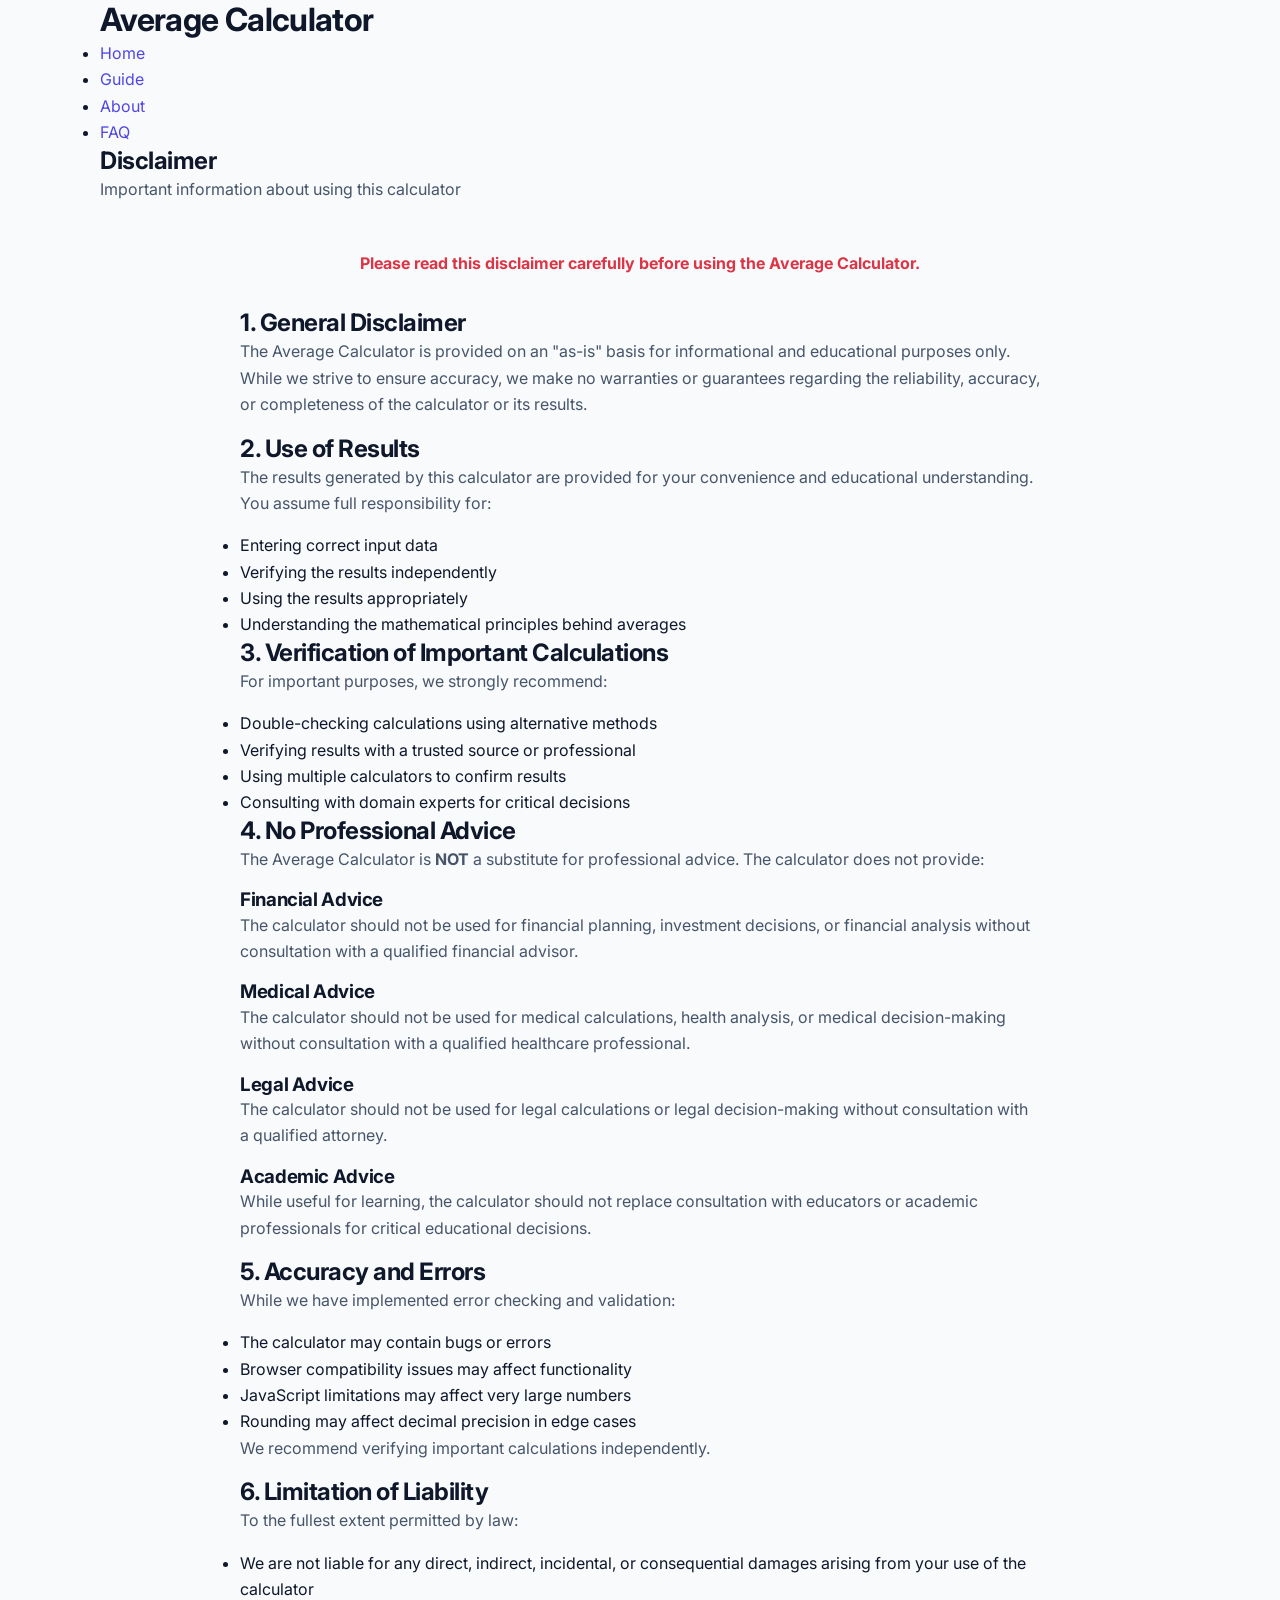
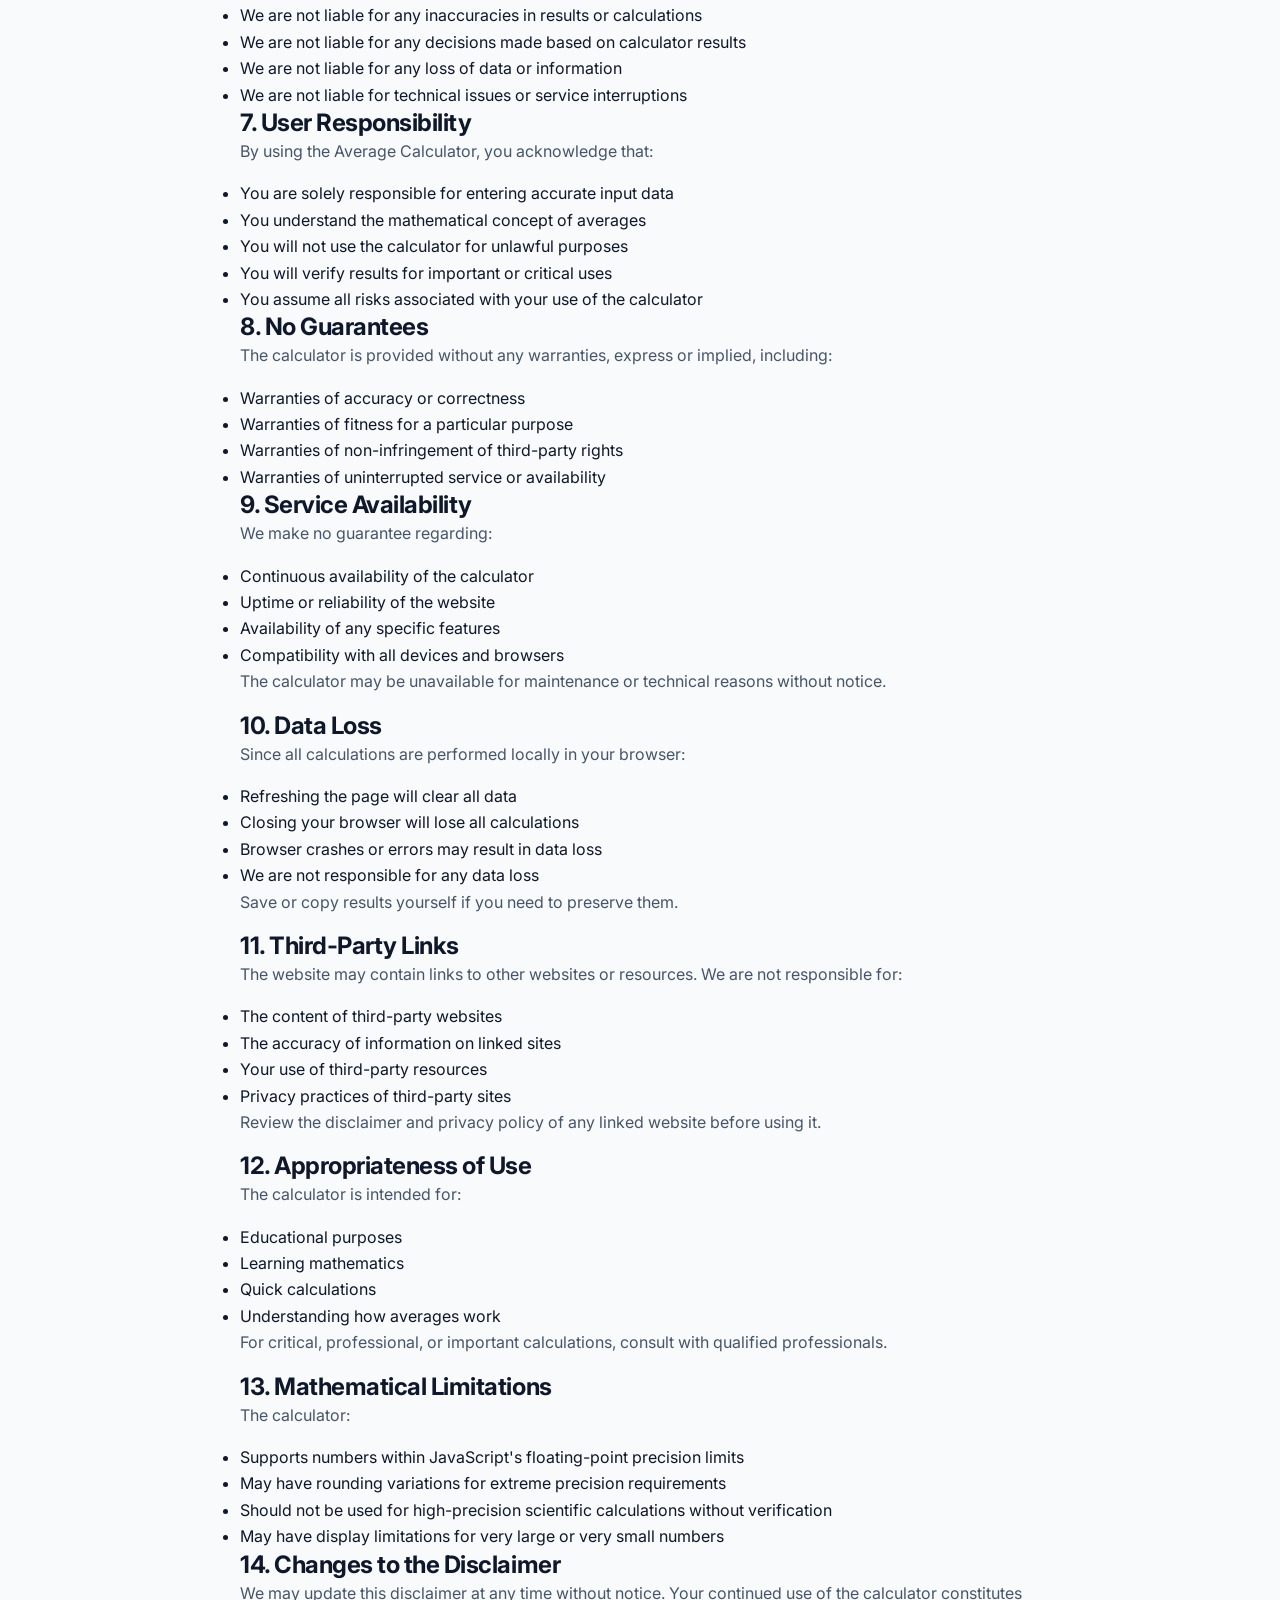
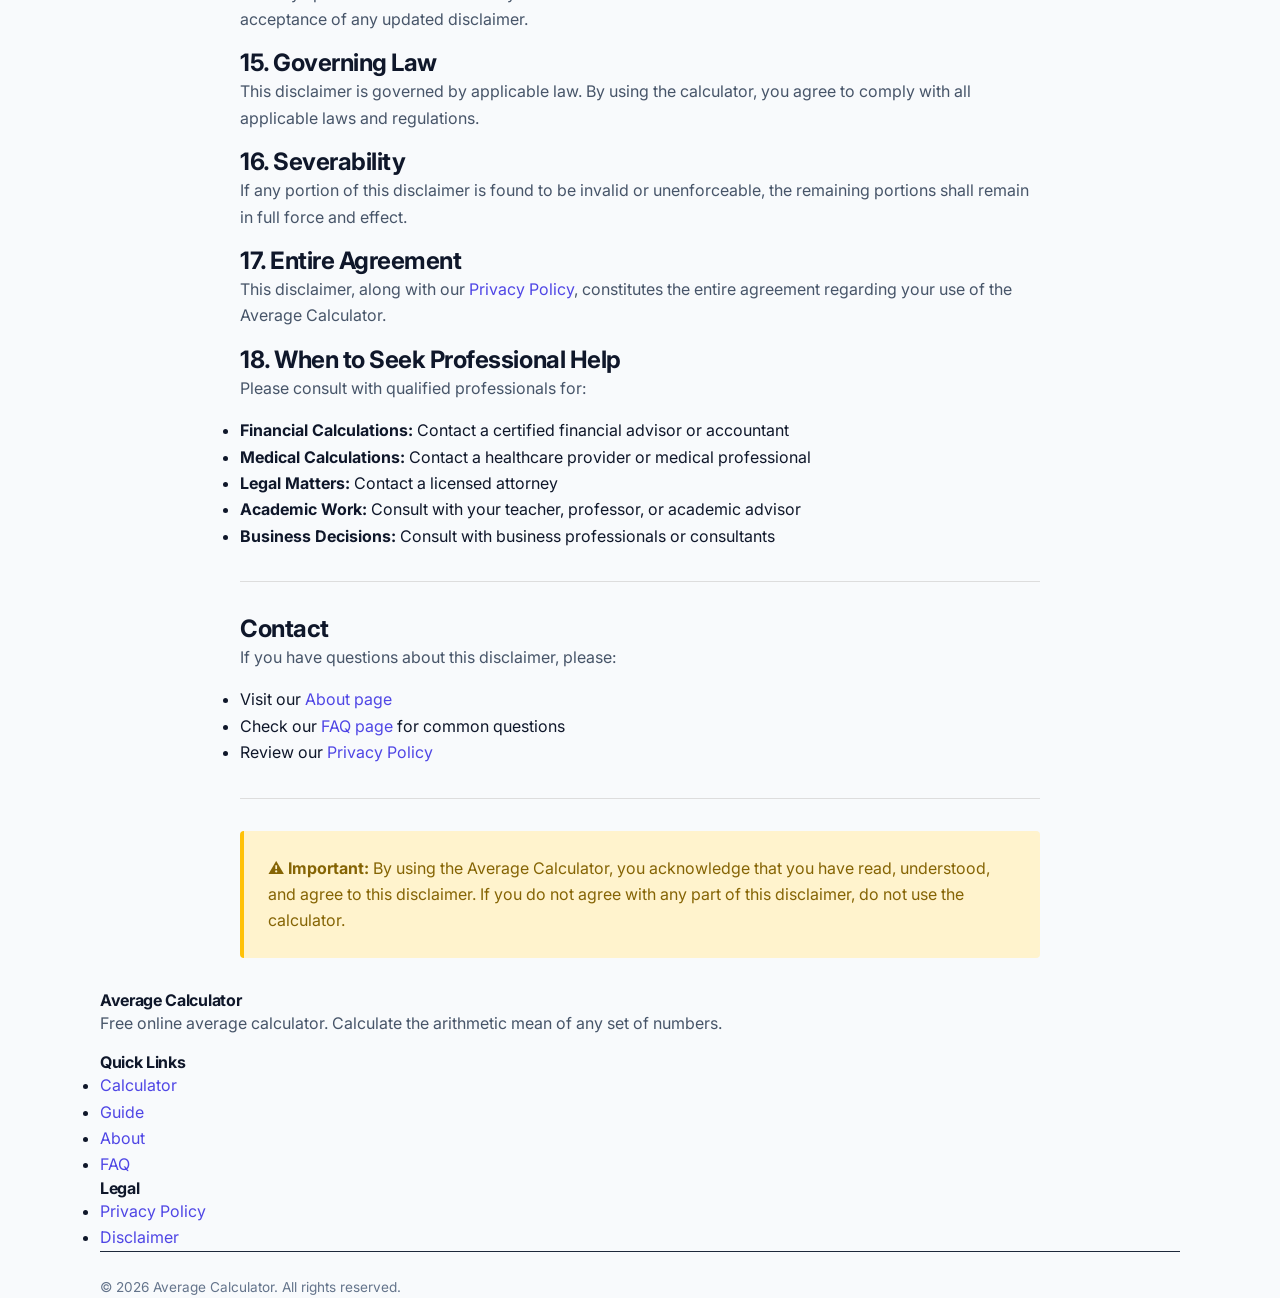
<file: disclaimer.html>
<!DOCTYPE html>
<html lang="en">
<head>
    <meta charset="UTF-8">
    <meta name="viewport" content="width=device-width, initial-scale=1.0">
    <title>Disclaimer | Average Calculator</title>
    <meta name="description" content="Disclaimer for the Average Calculator. Important information about the use and limitations of this tool.">
    <meta name="keywords" content="disclaimer, average calculator disclaimer, terms of use">
    <meta name="canonical" content="https://average-calculator-bay.vercel.app/disclaimer.html">
    <link rel="canonical" href="https://average-calculator-bay.vercel.app/disclaimer.html">
    <meta name="robots" content="index, follow">
    <meta property="og:title" content="Disclaimer | Average Calculator">
    <meta property="og:description" content="Important disclaimer about using our average calculator tool.">
    <meta property="og:type" content="website">
    <meta property="og:url" content="https://average-calculator-bay.vercel.app/disclaimer.html">
    <link rel="stylesheet" href="styles.css">
</head>
<body>
    <!-- Header and Navigation -->
    <header>
        <div class="container">
            <div class="header-content">
                <h1 class="logo">Average Calculator</h1>
                <nav>
                    <ul>
                        <li><a href="index.html">Home</a></li>
                        <li><a href="guide.html">Guide</a></li>
                        <li><a href="about.html">About</a></li>
                        <li><a href="faq.html">FAQ</a></li>
                    </ul>
                </nav>
            </div>
        </div>
    </header>

    <!-- Hero Section -->
    <section class="hero">
        <div class="container">
            <h2>Disclaimer</h2>
            <p>Important information about using this calculator</p>
        </div>
    </section>

    <!-- Main Content -->
    <section class="info-section">
        <div class="container">
            <div style="max-width: 800px; margin: 2rem auto; text-align: left;">
                <p style="text-align: center; font-weight: bold; color: #dc3545; margin-bottom: 2rem;">
                    Please read this disclaimer carefully before using the Average Calculator.
                </p>

                <h2>1. General Disclaimer</h2>
                <p>The Average Calculator is provided on an "as-is" basis for informational and educational purposes only. While we strive to ensure accuracy, we make no warranties or guarantees regarding the reliability, accuracy, or completeness of the calculator or its results.</p>

                <h2>2. Use of Results</h2>
                <p>The results generated by this calculator are provided for your convenience and educational understanding. You assume full responsibility for:</p>
                <ul>
                    <li>Entering correct input data</li>
                    <li>Verifying the results independently</li>
                    <li>Using the results appropriately</li>
                    <li>Understanding the mathematical principles behind averages</li>
                </ul>

                <h2>3. Verification of Important Calculations</h2>
                <p>For important purposes, we strongly recommend:</p>
                <ul>
                    <li>Double-checking calculations using alternative methods</li>
                    <li>Verifying results with a trusted source or professional</li>
                    <li>Using multiple calculators to confirm results</li>
                    <li>Consulting with domain experts for critical decisions</li>
                </ul>

                <h2>4. No Professional Advice</h2>
                <p>The Average Calculator is <strong>NOT</strong> a substitute for professional advice. The calculator does not provide:</p>

                <h3>Financial Advice</h3>
                <p>The calculator should not be used for financial planning, investment decisions, or financial analysis without consultation with a qualified financial advisor.</p>

                <h3>Medical Advice</h3>
                <p>The calculator should not be used for medical calculations, health analysis, or medical decision-making without consultation with a qualified healthcare professional.</p>

                <h3>Legal Advice</h3>
                <p>The calculator should not be used for legal calculations or legal decision-making without consultation with a qualified attorney.</p>

                <h3>Academic Advice</h3>
                <p>While useful for learning, the calculator should not replace consultation with educators or academic professionals for critical educational decisions.</p>

                <h2>5. Accuracy and Errors</h2>
                <p>While we have implemented error checking and validation:</p>
                <ul>
                    <li>The calculator may contain bugs or errors</li>
                    <li>Browser compatibility issues may affect functionality</li>
                    <li>JavaScript limitations may affect very large numbers</li>
                    <li>Rounding may affect decimal precision in edge cases</li>
                </ul>

                <p>We recommend verifying important calculations independently.</p>

                <h2>6. Limitation of Liability</h2>
                <p>To the fullest extent permitted by law:</p>
                <ul>
                    <li>We are not liable for any direct, indirect, incidental, or consequential damages arising from your use of the calculator</li>
                    <li>We are not liable for any inaccuracies in results or calculations</li>
                    <li>We are not liable for any decisions made based on calculator results</li>
                    <li>We are not liable for any loss of data or information</li>
                    <li>We are not liable for technical issues or service interruptions</li>
                </ul>

                <h2>7. User Responsibility</h2>
                <p>By using the Average Calculator, you acknowledge that:</p>
                <ul>
                    <li>You are solely responsible for entering accurate input data</li>
                    <li>You understand the mathematical concept of averages</li>
                    <li>You will not use the calculator for unlawful purposes</li>
                    <li>You will verify results for important or critical uses</li>
                    <li>You assume all risks associated with your use of the calculator</li>
                </ul>

                <h2>8. No Guarantees</h2>
                <p>The calculator is provided without any warranties, express or implied, including:</p>
                <ul>
                    <li>Warranties of accuracy or correctness</li>
                    <li>Warranties of fitness for a particular purpose</li>
                    <li>Warranties of non-infringement of third-party rights</li>
                    <li>Warranties of uninterrupted service or availability</li>
                </ul>

                <h2>9. Service Availability</h2>
                <p>We make no guarantee regarding:</p>
                <ul>
                    <li>Continuous availability of the calculator</li>
                    <li>Uptime or reliability of the website</li>
                    <li>Availability of any specific features</li>
                    <li>Compatibility with all devices and browsers</li>
                </ul>

                <p>The calculator may be unavailable for maintenance or technical reasons without notice.</p>

                <h2>10. Data Loss</h2>
                <p>Since all calculations are performed locally in your browser:</p>
                <ul>
                    <li>Refreshing the page will clear all data</li>
                    <li>Closing your browser will lose all calculations</li>
                    <li>Browser crashes or errors may result in data loss</li>
                    <li>We are not responsible for any data loss</li>
                </ul>

                <p>Save or copy results yourself if you need to preserve them.</p>

                <h2>11. Third-Party Links</h2>
                <p>The website may contain links to other websites or resources. We are not responsible for:</p>
                <ul>
                    <li>The content of third-party websites</li>
                    <li>The accuracy of information on linked sites</li>
                    <li>Your use of third-party resources</li>
                    <li>Privacy practices of third-party sites</li>
                </ul>

                <p>Review the disclaimer and privacy policy of any linked website before using it.</p>

                <h2>12. Appropriateness of Use</h2>
                <p>The calculator is intended for:</p>
                <ul>
                    <li>Educational purposes</li>
                    <li>Learning mathematics</li>
                    <li>Quick calculations</li>
                    <li>Understanding how averages work</li>
                </ul>

                <p>For critical, professional, or important calculations, consult with qualified professionals.</p>

                <h2>13. Mathematical Limitations</h2>
                <p>The calculator:</p>
                <ul>
                    <li>Supports numbers within JavaScript's floating-point precision limits</li>
                    <li>May have rounding variations for extreme precision requirements</li>
                    <li>Should not be used for high-precision scientific calculations without verification</li>
                    <li>May have display limitations for very large or very small numbers</li>
                </ul>

                <h2>14. Changes to the Disclaimer</h2>
                <p>We may update this disclaimer at any time without notice. Your continued use of the calculator constitutes acceptance of any updated disclaimer.</p>

                <h2>15. Governing Law</h2>
                <p>This disclaimer is governed by applicable law. By using the calculator, you agree to comply with all applicable laws and regulations.</p>

                <h2>16. Severability</h2>
                <p>If any portion of this disclaimer is found to be invalid or unenforceable, the remaining portions shall remain in full force and effect.</p>

                <h2>17. Entire Agreement</h2>
                <p>This disclaimer, along with our <a href="privacy-policy.html">Privacy Policy</a>, constitutes the entire agreement regarding your use of the Average Calculator.</p>

                <h2>18. When to Seek Professional Help</h2>
                <p>Please consult with qualified professionals for:</p>
                <ul>
                    <li><strong>Financial Calculations:</strong> Contact a certified financial advisor or accountant</li>
                    <li><strong>Medical Calculations:</strong> Contact a healthcare provider or medical professional</li>
                    <li><strong>Legal Matters:</strong> Contact a licensed attorney</li>
                    <li><strong>Academic Work:</strong> Consult with your teacher, professor, or academic advisor</li>
                    <li><strong>Business Decisions:</strong> Consult with business professionals or consultants</li>
                </ul>

                <hr style="margin: 2rem 0; border: none; border-top: 1px solid #ddd;">

                <h2>Contact</h2>
                <p>If you have questions about this disclaimer, please:</p>
                <ul>
                    <li>Visit our <a href="about.html">About page</a></li>
                    <li>Check our <a href="faq.html">FAQ page</a> for common questions</li>
                    <li>Review our <a href="privacy-policy.html">Privacy Policy</a></li>
                </ul>

                <hr style="margin: 2rem 0; border: none; border-top: 1px solid #ddd;">

                <div style="background-color: #fff3cd; border-left: 4px solid #ffc107; padding: 1.5rem; border-radius: 4px; margin-top: 2rem;">
                    <p style="margin: 0; color: #856404;">
                        <strong>⚠️ Important:</strong> By using the Average Calculator, you acknowledge that you have read, understood, and agree to this disclaimer. If you do not agree with any part of this disclaimer, do not use the calculator.
                    </p>
                </div>
            </div>
        </div>
    </section>

    <!-- Footer -->
    <footer>
        <div class="container">
            <div class="footer-content">
                <div class="footer-section">
                    <h4>Average Calculator</h4>
                    <p>Free online average calculator. Calculate the arithmetic mean of any set of numbers.</p>
                </div>
                <div class="footer-section">
                    <h4>Quick Links</h4>
                    <ul>
                        <li><a href="index.html">Calculator</a></li>
                        <li><a href="guide.html">Guide</a></li>
                        <li><a href="about.html">About</a></li>
                        <li><a href="faq.html">FAQ</a></li>
                    </ul>
                </div>
                <div class="footer-section">
                    <h4>Legal</h4>
                    <ul>
                        <li><a href="privacy-policy.html">Privacy Policy</a></li>
                        <li><a href="disclaimer.html">Disclaimer</a></li>
                    </ul>
                </div>
            </div>
            <div class="footer-bottom">
                <p>&copy; 2026 Average Calculator. All rights reserved.</p>
            </div>
        </div>
    </footer>

    <script src="script.js"></script>
</body>
</html>
</file>
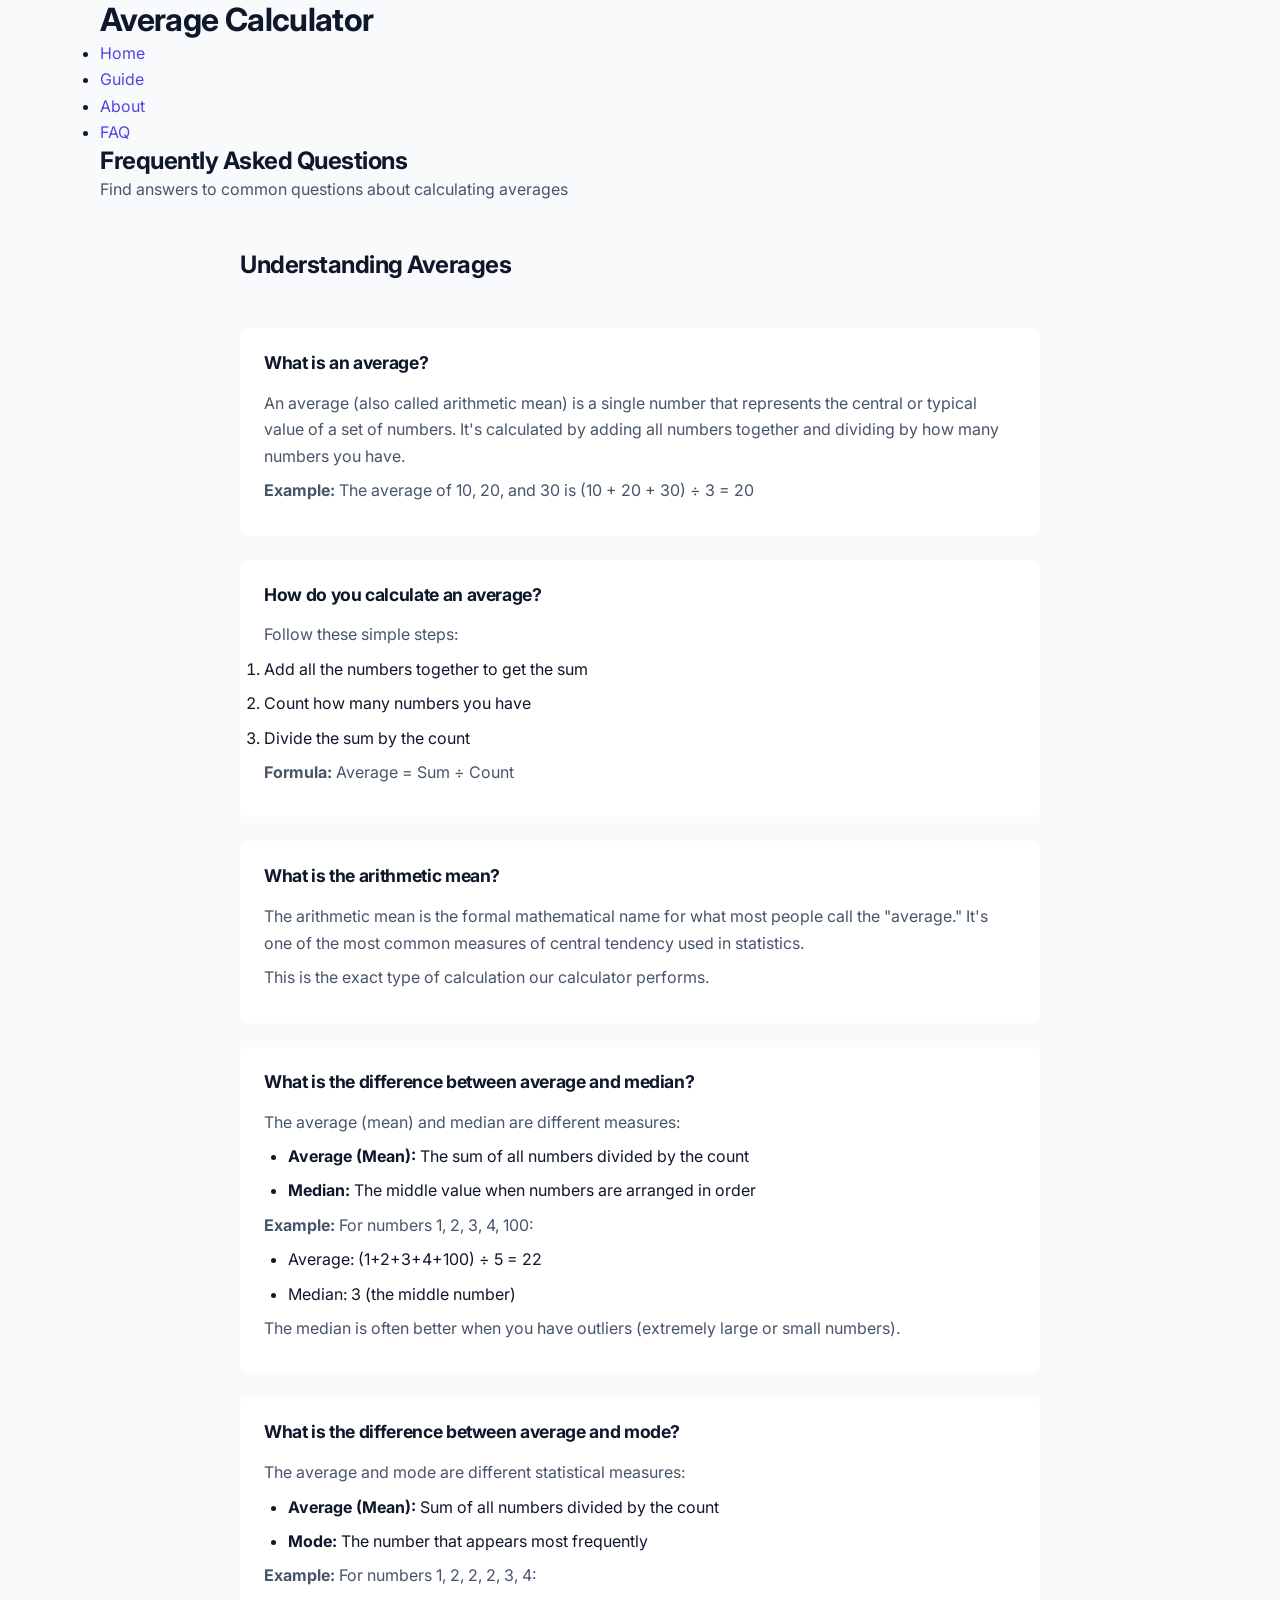
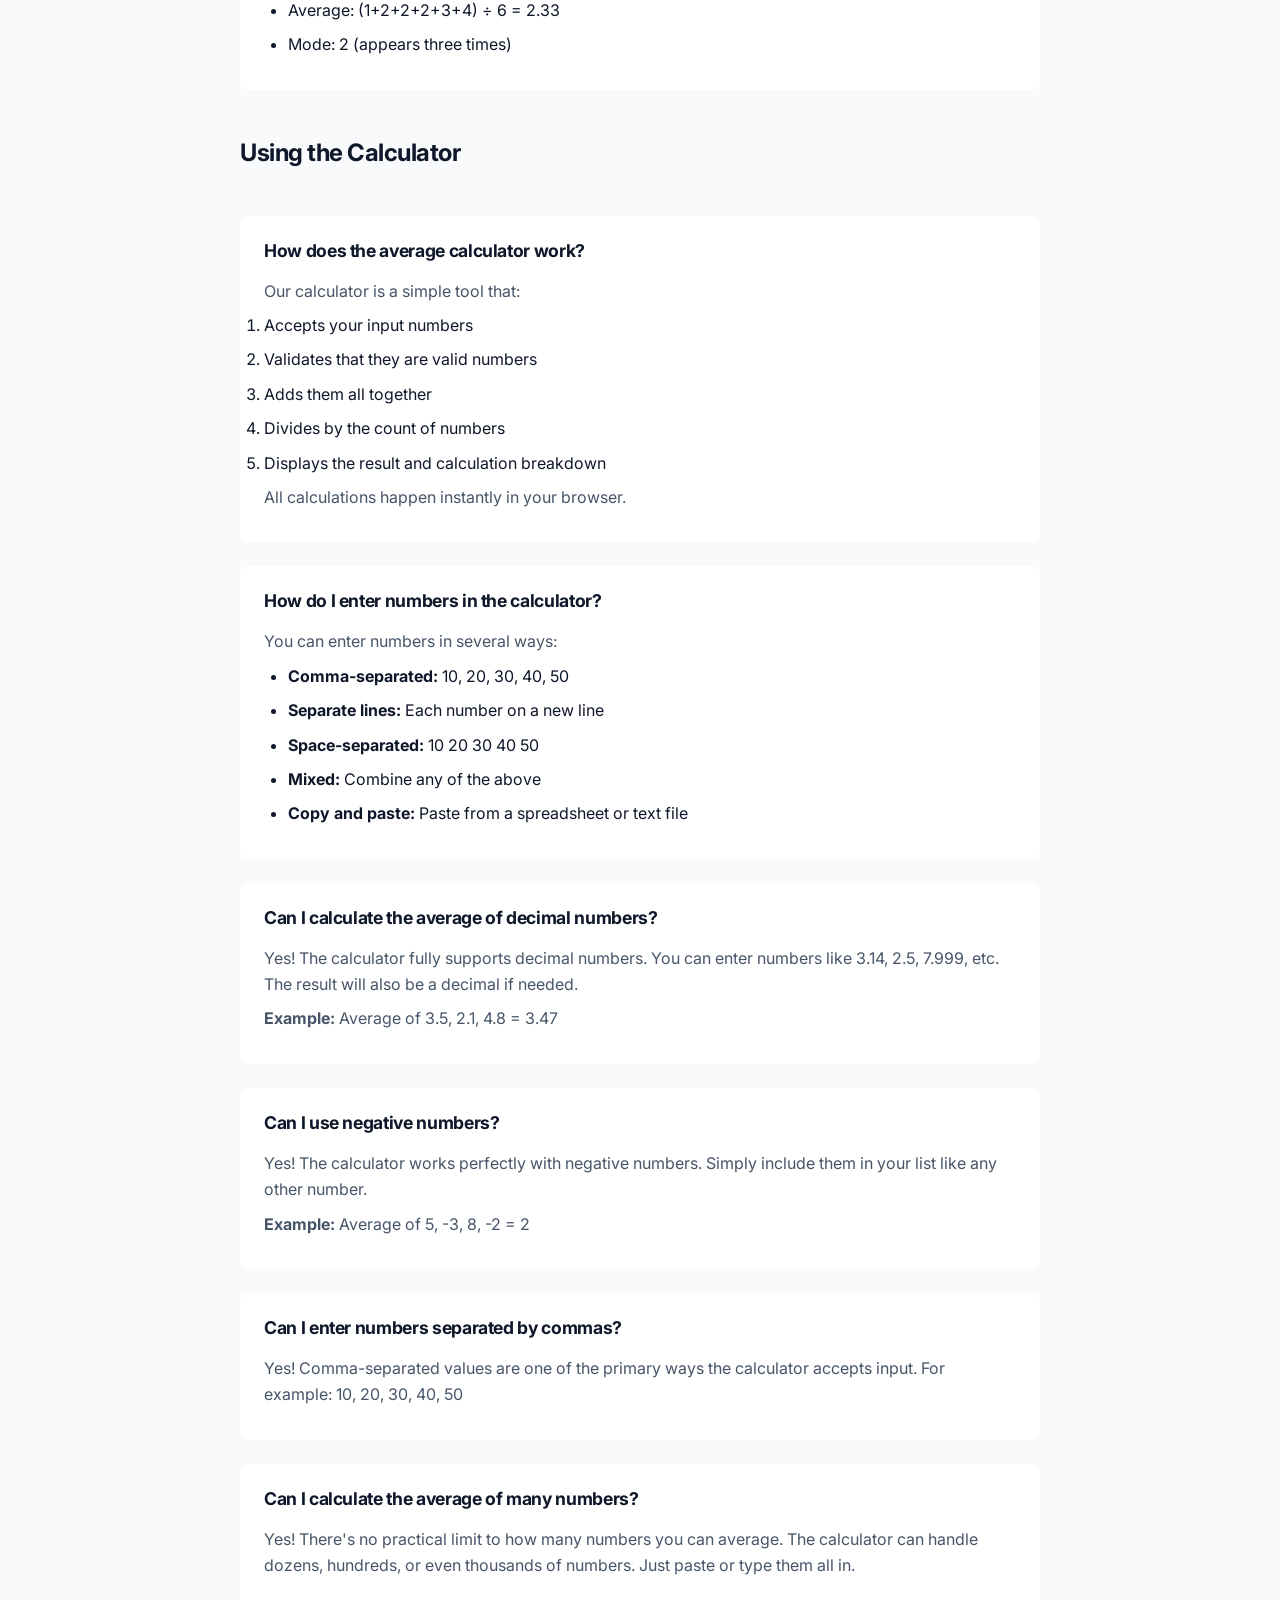
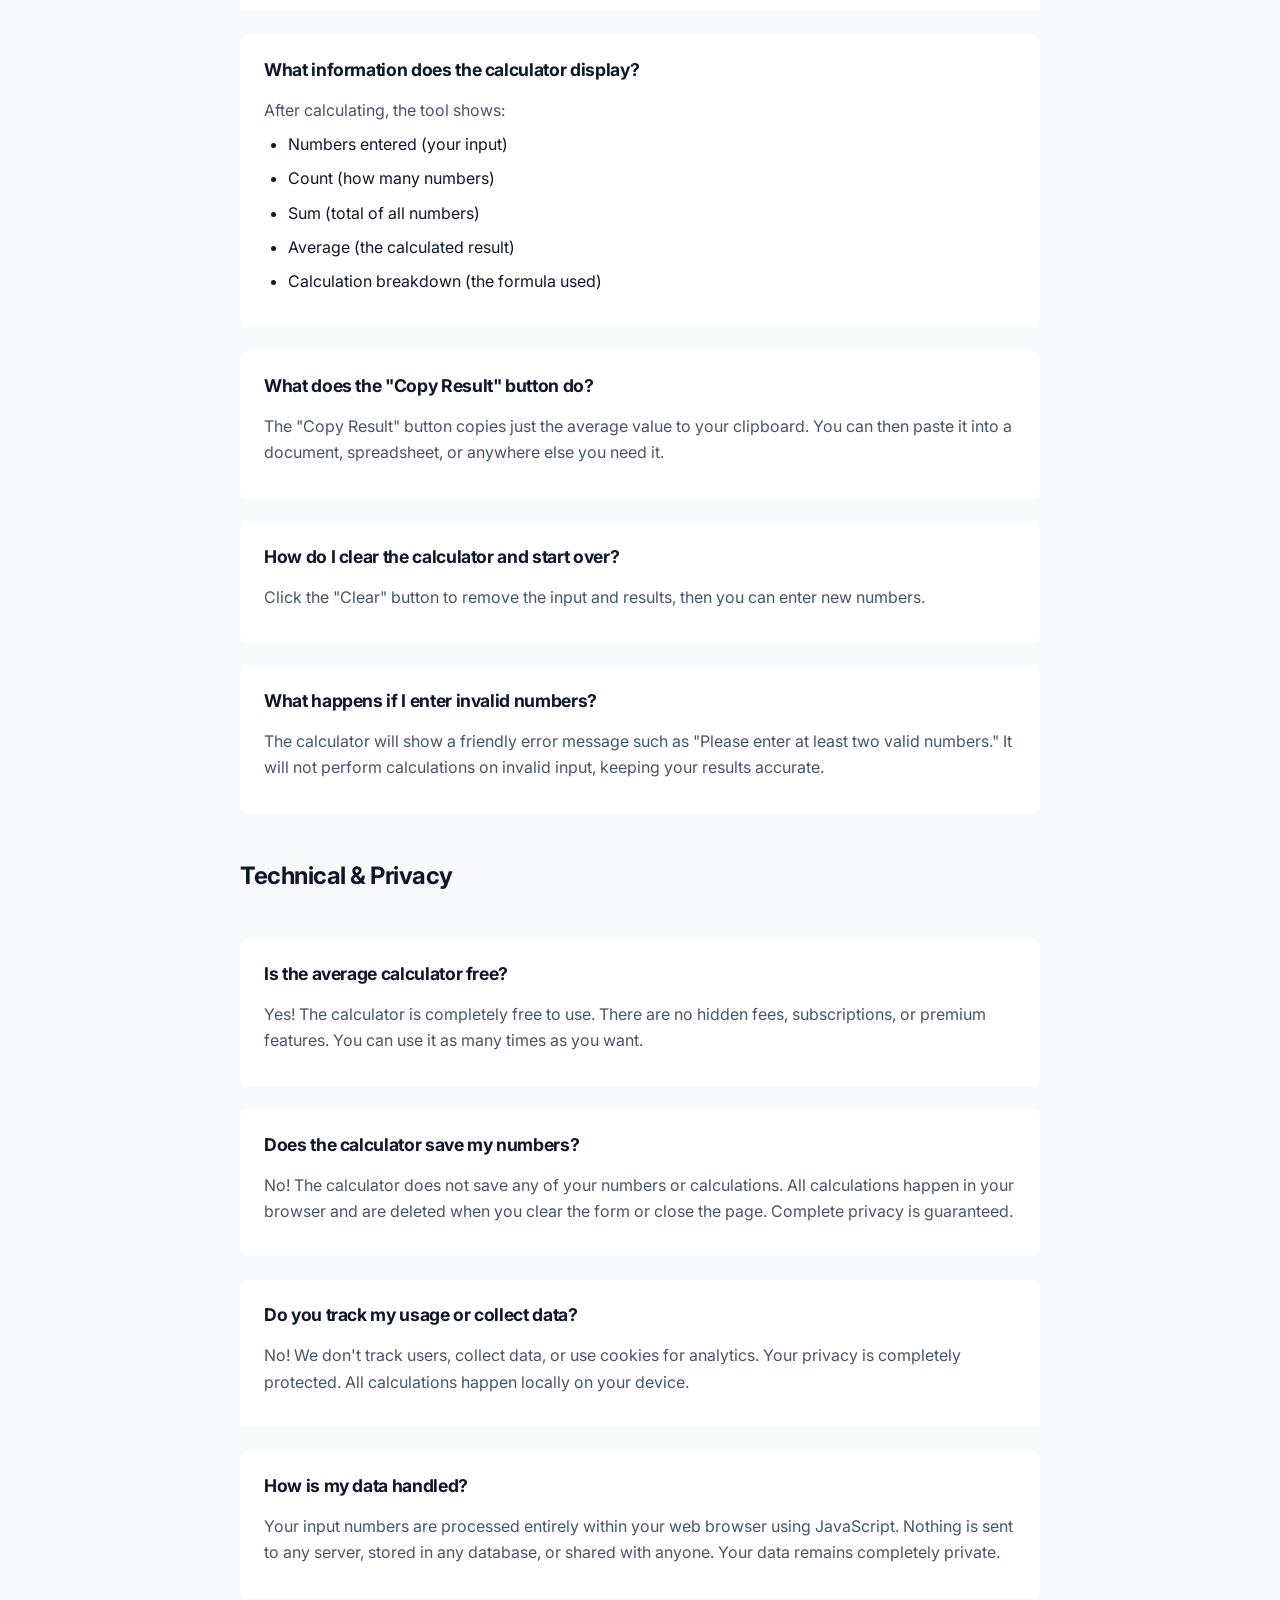
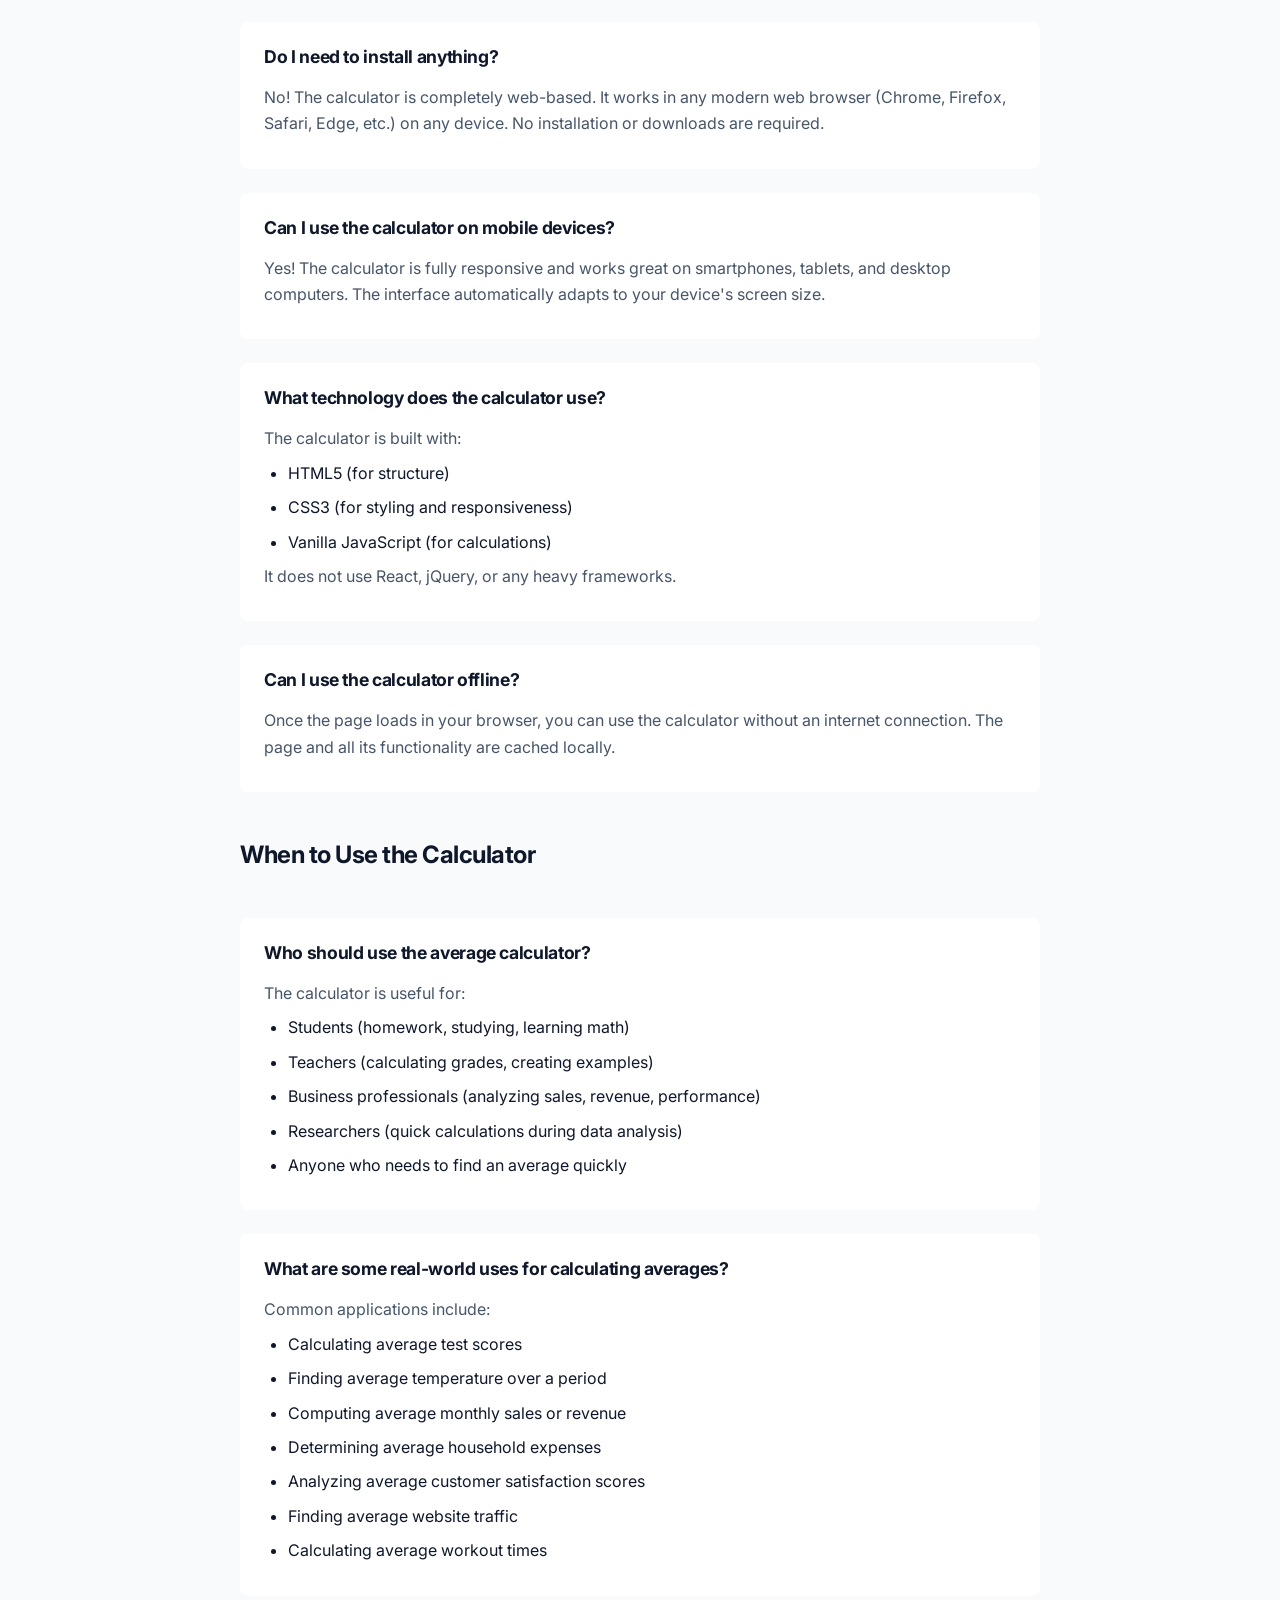
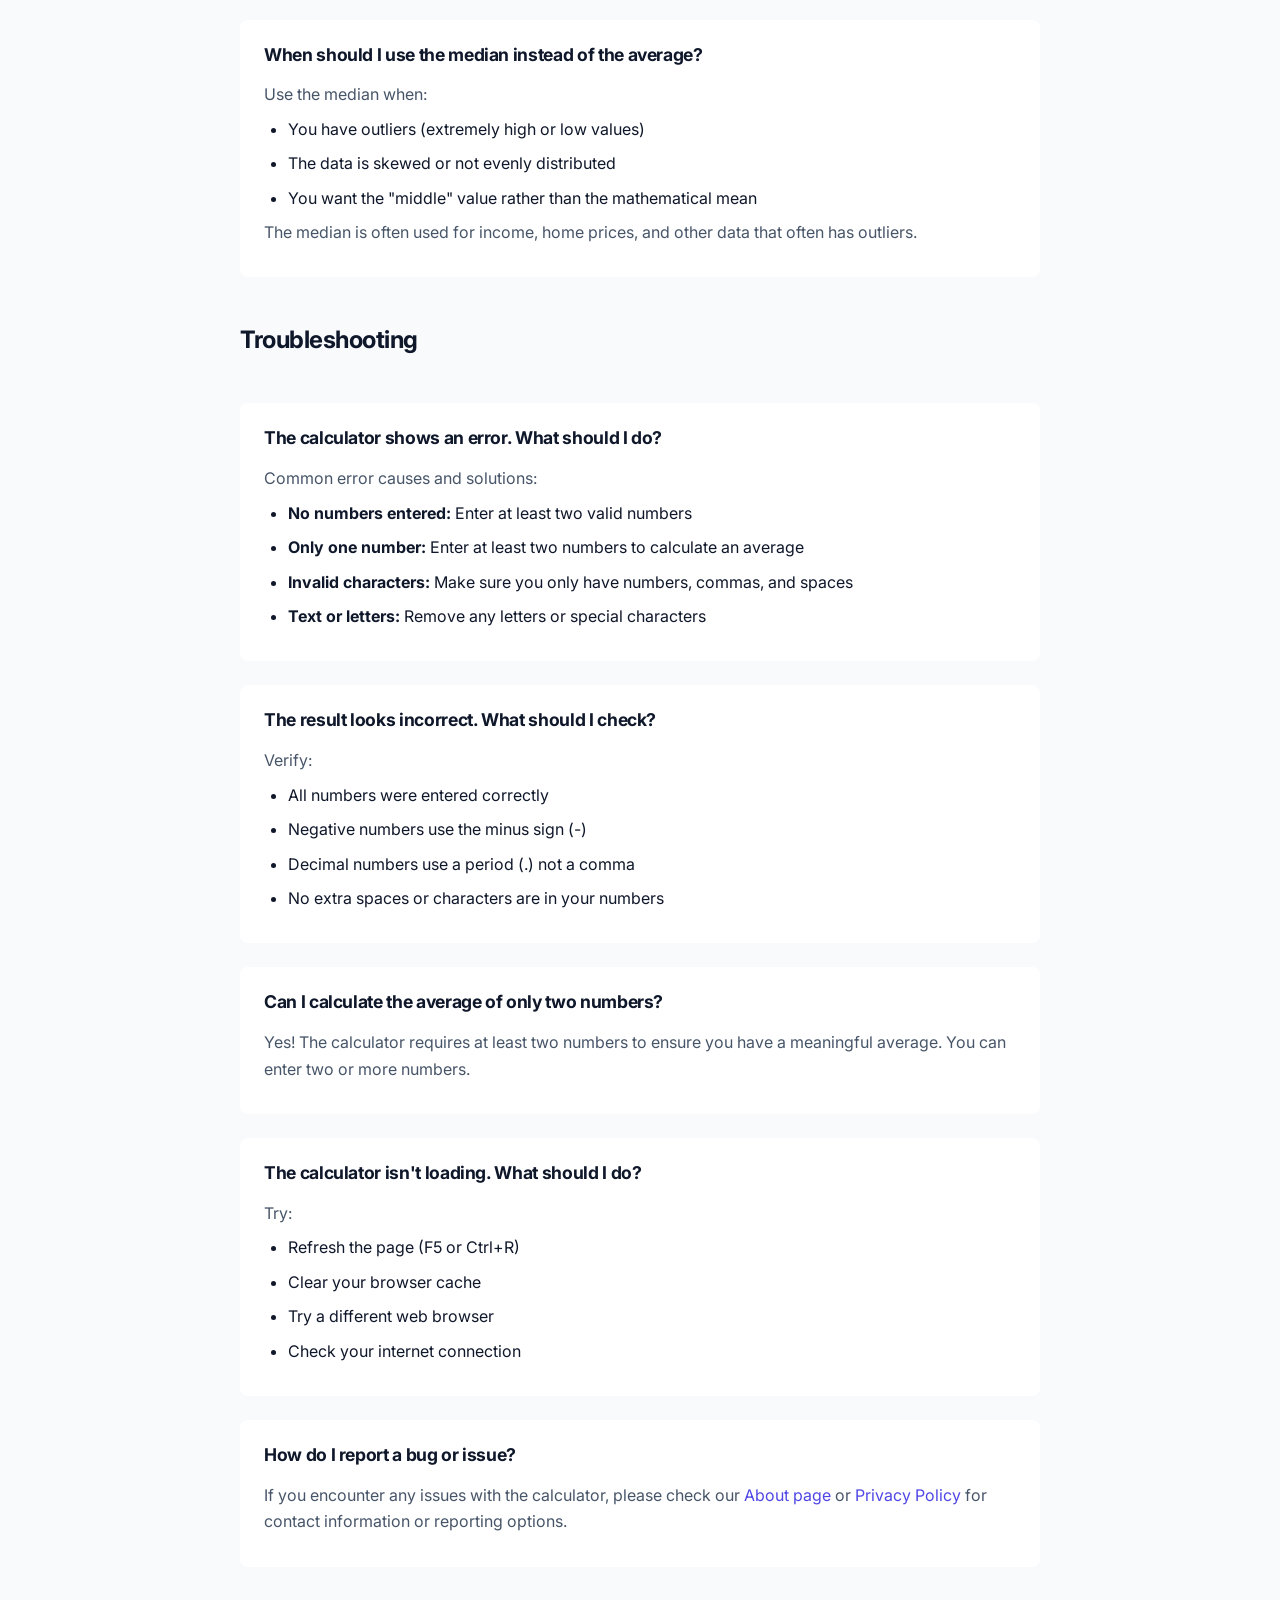
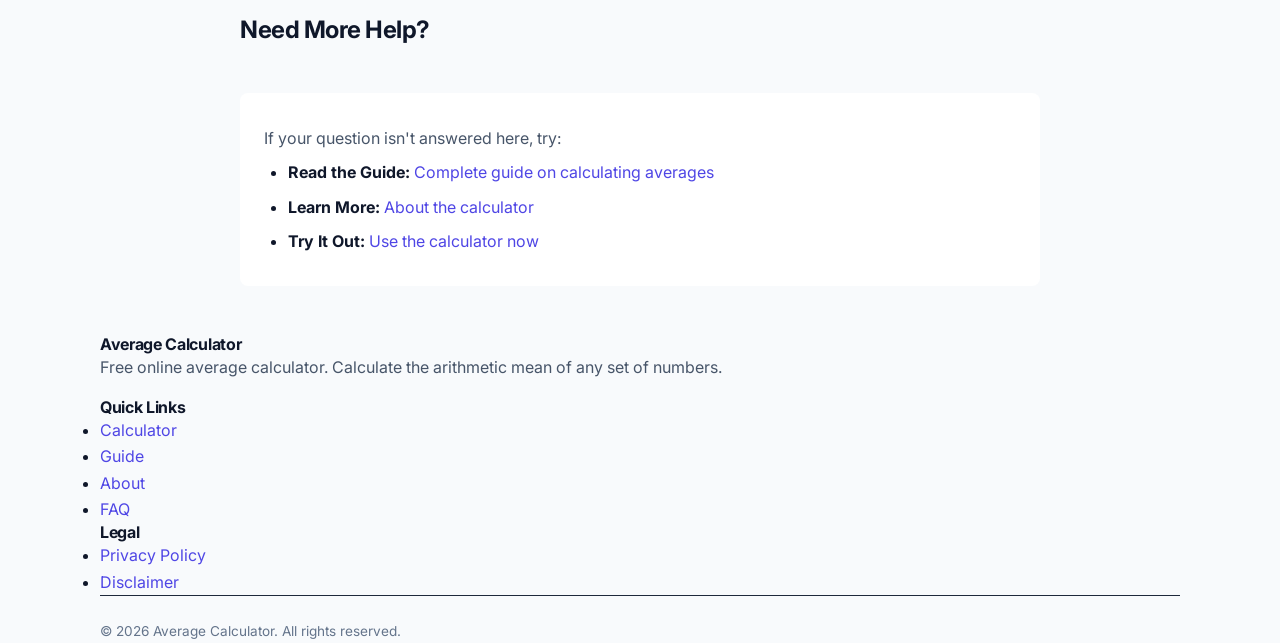
<file: faq.html>
<!DOCTYPE html>
<html lang="en">
<head>
    <meta charset="UTF-8">
    <meta name="viewport" content="width=device-width, initial-scale=1.0">
    <title>FAQ | Average Calculator - Frequently Asked Questions</title>
    <meta name="description" content="Frequently asked questions about the average calculator. Find answers to common questions about calculating averages, using the tool, and understanding statistics.">
    <meta name="keywords" content="average calculator FAQ, frequently asked questions, help calculator, how to use average calculator">
    <meta name="canonical" content="https://average-calculator-bay.vercel.app/faq.html">
    <link rel="canonical" href="https://average-calculator-bay.vercel.app/faq.html">
    <meta name="robots" content="index, follow">
    <meta property="og:title" content="FAQ | Average Calculator">
    <meta property="og:description" content="Frequently asked questions about the average calculator tool.">
    <meta property="og:type" content="website">
    <meta property="og:url" content="https://average-calculator-bay.vercel.app/faq.html">
    <meta name="twitter:card" content="summary_large_image">
    <meta name="twitter:title" content="FAQ | Average Calculator">
    <meta name="twitter:description" content="Frequently asked questions about the average calculator tool.">
    <link rel="stylesheet" href="styles.css">
    <style>
        .faq-section {
            max-width: 800px;
            margin: 2rem auto;
        }

        .faq-item {
            background: white;
            padding: 1.5rem;
            margin-bottom: 1.5rem;
            border-radius: 8px;
            border-left: 4px solid var(--primary-color);
            box-shadow: var(--shadow);
        }

        .faq-item h3 {
            color: var(--primary-color);
            margin: 0 0 1rem 0;
            font-size: 1.1rem;
        }

        .faq-item p {
            margin: 0.5rem 0;
        }

        .faq-item ul {
            margin: 0.5rem 0;
            padding-left: 1.5rem;
        }

        .faq-item li {
            margin-bottom: 0.5rem;
        }

        .faq-category {
            margin-bottom: 3rem;
        }

        .faq-category h2 {
            color: var(--text-color);
            border-bottom: 2px solid var(--primary-color);
            padding-bottom: 1rem;
            margin-bottom: 2rem;
        }
    </style>
</head>
<body>
    <!-- Header and Navigation -->
    <header>
        <div class="container">
            <div class="header-content">
                <h1 class="logo">Average Calculator</h1>
                <nav>
                    <ul>
                        <li><a href="index.html">Home</a></li>
                        <li><a href="guide.html">Guide</a></li>
                        <li><a href="about.html">About</a></li>
                        <li><a href="faq.html" class="active">FAQ</a></li>
                    </ul>
                </nav>
            </div>
        </div>
    </header>

    <!-- Hero Section -->
    <section class="hero">
        <div class="container">
            <h2>Frequently Asked Questions</h2>
            <p>Find answers to common questions about calculating averages</p>
        </div>
    </section>

    <!-- Main Content -->
    <section class="info-section">
        <div class="container">
            <div class="faq-section">

                <!-- Understanding Averages -->
                <div class="faq-category">
                    <h2>Understanding Averages</h2>

                    <div class="faq-item">
                        <h3>What is an average?</h3>
                        <p>An average (also called arithmetic mean) is a single number that represents the central or typical value of a set of numbers. It's calculated by adding all numbers together and dividing by how many numbers you have.</p>
                        <p><strong>Example:</strong> The average of 10, 20, and 30 is (10 + 20 + 30) ÷ 3 = 20</p>
                    </div>

                    <div class="faq-item">
                        <h3>How do you calculate an average?</h3>
                        <p>Follow these simple steps:</p>
                        <ol>
                            <li>Add all the numbers together to get the sum</li>
                            <li>Count how many numbers you have</li>
                            <li>Divide the sum by the count</li>
                        </ol>
                        <p><strong>Formula:</strong> Average = Sum ÷ Count</p>
                    </div>

                    <div class="faq-item">
                        <h3>What is the arithmetic mean?</h3>
                        <p>The arithmetic mean is the formal mathematical name for what most people call the "average." It's one of the most common measures of central tendency used in statistics.</p>
                        <p>This is the exact type of calculation our calculator performs.</p>
                    </div>

                    <div class="faq-item">
                        <h3>What is the difference between average and median?</h3>
                        <p>The average (mean) and median are different measures:</p>
                        <ul>
                            <li><strong>Average (Mean):</strong> The sum of all numbers divided by the count</li>
                            <li><strong>Median:</strong> The middle value when numbers are arranged in order</li>
                        </ul>
                        <p><strong>Example:</strong> For numbers 1, 2, 3, 4, 100:</p>
                        <ul>
                            <li>Average: (1+2+3+4+100) ÷ 5 = 22</li>
                            <li>Median: 3 (the middle number)</li>
                        </ul>
                        <p>The median is often better when you have outliers (extremely large or small numbers).</p>
                    </div>

                    <div class="faq-item">
                        <h3>What is the difference between average and mode?</h3>
                        <p>The average and mode are different statistical measures:</p>
                        <ul>
                            <li><strong>Average (Mean):</strong> Sum of all numbers divided by the count</li>
                            <li><strong>Mode:</strong> The number that appears most frequently</li>
                        </ul>
                        <p><strong>Example:</strong> For numbers 1, 2, 2, 2, 3, 4:</p>
                        <ul>
                            <li>Average: (1+2+2+2+3+4) ÷ 6 = 2.33</li>
                            <li>Mode: 2 (appears three times)</li>
                        </ul>
                    </div>
                </div>

                <!-- Using the Calculator -->
                <div class="faq-category">
                    <h2>Using the Calculator</h2>

                    <div class="faq-item">
                        <h3>How does the average calculator work?</h3>
                        <p>Our calculator is a simple tool that:</p>
                        <ol>
                            <li>Accepts your input numbers</li>
                            <li>Validates that they are valid numbers</li>
                            <li>Adds them all together</li>
                            <li>Divides by the count of numbers</li>
                            <li>Displays the result and calculation breakdown</li>
                        </ol>
                        <p>All calculations happen instantly in your browser.</p>
                    </div>

                    <div class="faq-item">
                        <h3>How do I enter numbers in the calculator?</h3>
                        <p>You can enter numbers in several ways:</p>
                        <ul>
                            <li><strong>Comma-separated:</strong> 10, 20, 30, 40, 50</li>
                            <li><strong>Separate lines:</strong> Each number on a new line</li>
                            <li><strong>Space-separated:</strong> 10 20 30 40 50</li>
                            <li><strong>Mixed:</strong> Combine any of the above</li>
                            <li><strong>Copy and paste:</strong> Paste from a spreadsheet or text file</li>
                        </ul>
                    </div>

                    <div class="faq-item">
                        <h3>Can I calculate the average of decimal numbers?</h3>
                        <p>Yes! The calculator fully supports decimal numbers. You can enter numbers like 3.14, 2.5, 7.999, etc. The result will also be a decimal if needed.</p>
                        <p><strong>Example:</strong> Average of 3.5, 2.1, 4.8 = 3.47</p>
                    </div>

                    <div class="faq-item">
                        <h3>Can I use negative numbers?</h3>
                        <p>Yes! The calculator works perfectly with negative numbers. Simply include them in your list like any other number.</p>
                        <p><strong>Example:</strong> Average of 5, -3, 8, -2 = 2</p>
                    </div>

                    <div class="faq-item">
                        <h3>Can I enter numbers separated by commas?</h3>
                        <p>Yes! Comma-separated values are one of the primary ways the calculator accepts input. For example: 10, 20, 30, 40, 50</p>
                    </div>

                    <div class="faq-item">
                        <h3>Can I calculate the average of many numbers?</h3>
                        <p>Yes! There's no practical limit to how many numbers you can average. The calculator can handle dozens, hundreds, or even thousands of numbers. Just paste or type them all in.</p>
                    </div>

                    <div class="faq-item">
                        <h3>What information does the calculator display?</h3>
                        <p>After calculating, the tool shows:</p>
                        <ul>
                            <li>Numbers entered (your input)</li>
                            <li>Count (how many numbers)</li>
                            <li>Sum (total of all numbers)</li>
                            <li>Average (the calculated result)</li>
                            <li>Calculation breakdown (the formula used)</li>
                        </ul>
                    </div>

                    <div class="faq-item">
                        <h3>What does the "Copy Result" button do?</h3>
                        <p>The "Copy Result" button copies just the average value to your clipboard. You can then paste it into a document, spreadsheet, or anywhere else you need it.</p>
                    </div>

                    <div class="faq-item">
                        <h3>How do I clear the calculator and start over?</h3>
                        <p>Click the "Clear" button to remove the input and results, then you can enter new numbers.</p>
                    </div>

                    <div class="faq-item">
                        <h3>What happens if I enter invalid numbers?</h3>
                        <p>The calculator will show a friendly error message such as "Please enter at least two valid numbers." It will not perform calculations on invalid input, keeping your results accurate.</p>
                    </div>
                </div>

                <!-- Technical Questions -->
                <div class="faq-category">
                    <h2>Technical & Privacy</h2>

                    <div class="faq-item">
                        <h3>Is the average calculator free?</h3>
                        <p>Yes! The calculator is completely free to use. There are no hidden fees, subscriptions, or premium features. You can use it as many times as you want.</p>
                    </div>

                    <div class="faq-item">
                        <h3>Does the calculator save my numbers?</h3>
                        <p>No! The calculator does not save any of your numbers or calculations. All calculations happen in your browser and are deleted when you clear the form or close the page. Complete privacy is guaranteed.</p>
                    </div>

                    <div class="faq-item">
                        <h3>Do you track my usage or collect data?</h3>
                        <p>No! We don't track users, collect data, or use cookies for analytics. Your privacy is completely protected. All calculations happen locally on your device.</p>
                    </div>

                    <div class="faq-item">
                        <h3>How is my data handled?</h3>
                        <p>Your input numbers are processed entirely within your web browser using JavaScript. Nothing is sent to any server, stored in any database, or shared with anyone. Your data remains completely private.</p>
                    </div>

                    <div class="faq-item">
                        <h3>Do I need to install anything?</h3>
                        <p>No! The calculator is completely web-based. It works in any modern web browser (Chrome, Firefox, Safari, Edge, etc.) on any device. No installation or downloads are required.</p>
                    </div>

                    <div class="faq-item">
                        <h3>Can I use the calculator on mobile devices?</h3>
                        <p>Yes! The calculator is fully responsive and works great on smartphones, tablets, and desktop computers. The interface automatically adapts to your device's screen size.</p>
                    </div>

                    <div class="faq-item">
                        <h3>What technology does the calculator use?</h3>
                        <p>The calculator is built with:</p>
                        <ul>
                            <li>HTML5 (for structure)</li>
                            <li>CSS3 (for styling and responsiveness)</li>
                            <li>Vanilla JavaScript (for calculations)</li>
                        </ul>
                        <p>It does not use React, jQuery, or any heavy frameworks.</p>
                    </div>

                    <div class="faq-item">
                        <h3>Can I use the calculator offline?</h3>
                        <p>Once the page loads in your browser, you can use the calculator without an internet connection. The page and all its functionality are cached locally.</p>
                    </div>
                </div>

                <!-- When to Use -->
                <div class="faq-category">
                    <h2>When to Use the Calculator</h2>

                    <div class="faq-item">
                        <h3>Who should use the average calculator?</h3>
                        <p>The calculator is useful for:</p>
                        <ul>
                            <li>Students (homework, studying, learning math)</li>
                            <li>Teachers (calculating grades, creating examples)</li>
                            <li>Business professionals (analyzing sales, revenue, performance)</li>
                            <li>Researchers (quick calculations during data analysis)</li>
                            <li>Anyone who needs to find an average quickly</li>
                        </ul>
                    </div>

                    <div class="faq-item">
                        <h3>What are some real-world uses for calculating averages?</h3>
                        <p>Common applications include:</p>
                        <ul>
                            <li>Calculating average test scores</li>
                            <li>Finding average temperature over a period</li>
                            <li>Computing average monthly sales or revenue</li>
                            <li>Determining average household expenses</li>
                            <li>Analyzing average customer satisfaction scores</li>
                            <li>Finding average website traffic</li>
                            <li>Calculating average workout times</li>
                        </ul>
                    </div>

                    <div class="faq-item">
                        <h3>When should I use the median instead of the average?</h3>
                        <p>Use the median when:</p>
                        <ul>
                            <li>You have outliers (extremely high or low values)</li>
                            <li>The data is skewed or not evenly distributed</li>
                            <li>You want the "middle" value rather than the mathematical mean</li>
                        </ul>
                        <p>The median is often used for income, home prices, and other data that often has outliers.</p>
                    </div>
                </div>

                <!-- Troubleshooting -->
                <div class="faq-category">
                    <h2>Troubleshooting</h2>

                    <div class="faq-item">
                        <h3>The calculator shows an error. What should I do?</h3>
                        <p>Common error causes and solutions:</p>
                        <ul>
                            <li><strong>No numbers entered:</strong> Enter at least two valid numbers</li>
                            <li><strong>Only one number:</strong> Enter at least two numbers to calculate an average</li>
                            <li><strong>Invalid characters:</strong> Make sure you only have numbers, commas, and spaces</li>
                            <li><strong>Text or letters:</strong> Remove any letters or special characters</li>
                        </ul>
                    </div>

                    <div class="faq-item">
                        <h3>The result looks incorrect. What should I check?</h3>
                        <p>Verify:</p>
                        <ul>
                            <li>All numbers were entered correctly</li>
                            <li>Negative numbers use the minus sign (-)</li>
                            <li>Decimal numbers use a period (.) not a comma</li>
                            <li>No extra spaces or characters are in your numbers</li>
                        </ul>
                    </div>

                    <div class="faq-item">
                        <h3>Can I calculate the average of only two numbers?</h3>
                        <p>Yes! The calculator requires at least two numbers to ensure you have a meaningful average. You can enter two or more numbers.</p>
                    </div>

                    <div class="faq-item">
                        <h3>The calculator isn't loading. What should I do?</h3>
                        <p>Try:</p>
                        <ul>
                            <li>Refresh the page (F5 or Ctrl+R)</li>
                            <li>Clear your browser cache</li>
                            <li>Try a different web browser</li>
                            <li>Check your internet connection</li>
                        </ul>
                    </div>

                    <div class="faq-item">
                        <h3>How do I report a bug or issue?</h3>
                        <p>If you encounter any issues with the calculator, please check our <a href="about.html">About page</a> or <a href="privacy-policy.html">Privacy Policy</a> for contact information or reporting options.</p>
                    </div>
                </div>

                <!-- More Help -->
                <div class="faq-category">
                    <h2>Need More Help?</h2>

                    <div class="faq-item">
                        <p>If your question isn't answered here, try:</p>
                        <ul>
                            <li><strong>Read the Guide:</strong> <a href="guide.html">Complete guide on calculating averages</a></li>
                            <li><strong>Learn More:</strong> <a href="about.html">About the calculator</a></li>
                            <li><strong>Try It Out:</strong> <a href="index.html">Use the calculator now</a></li>
                        </ul>
                    </div>
                </div>

            </div>
        </div>
    </section>

    <!-- Footer -->
    <footer>
        <div class="container">
            <div class="footer-content">
                <div class="footer-section">
                    <h4>Average Calculator</h4>
                    <p>Free online average calculator. Calculate the arithmetic mean of any set of numbers.</p>
                </div>
                <div class="footer-section">
                    <h4>Quick Links</h4>
                    <ul>
                        <li><a href="index.html">Calculator</a></li>
                        <li><a href="guide.html">Guide</a></li>
                        <li><a href="about.html">About</a></li>
                        <li><a href="faq.html">FAQ</a></li>
                    </ul>
                </div>
                <div class="footer-section">
                    <h4>Legal</h4>
                    <ul>
                        <li><a href="privacy-policy.html">Privacy Policy</a></li>
                        <li><a href="disclaimer.html">Disclaimer</a></li>
                    </ul>
                </div>
            </div>
            <div class="footer-bottom">
                <p>&copy; 2026 Average Calculator. All rights reserved.</p>
            </div>
        </div>
    </footer>

    <script src="script.js"></script>
</body>
</html>
</file>
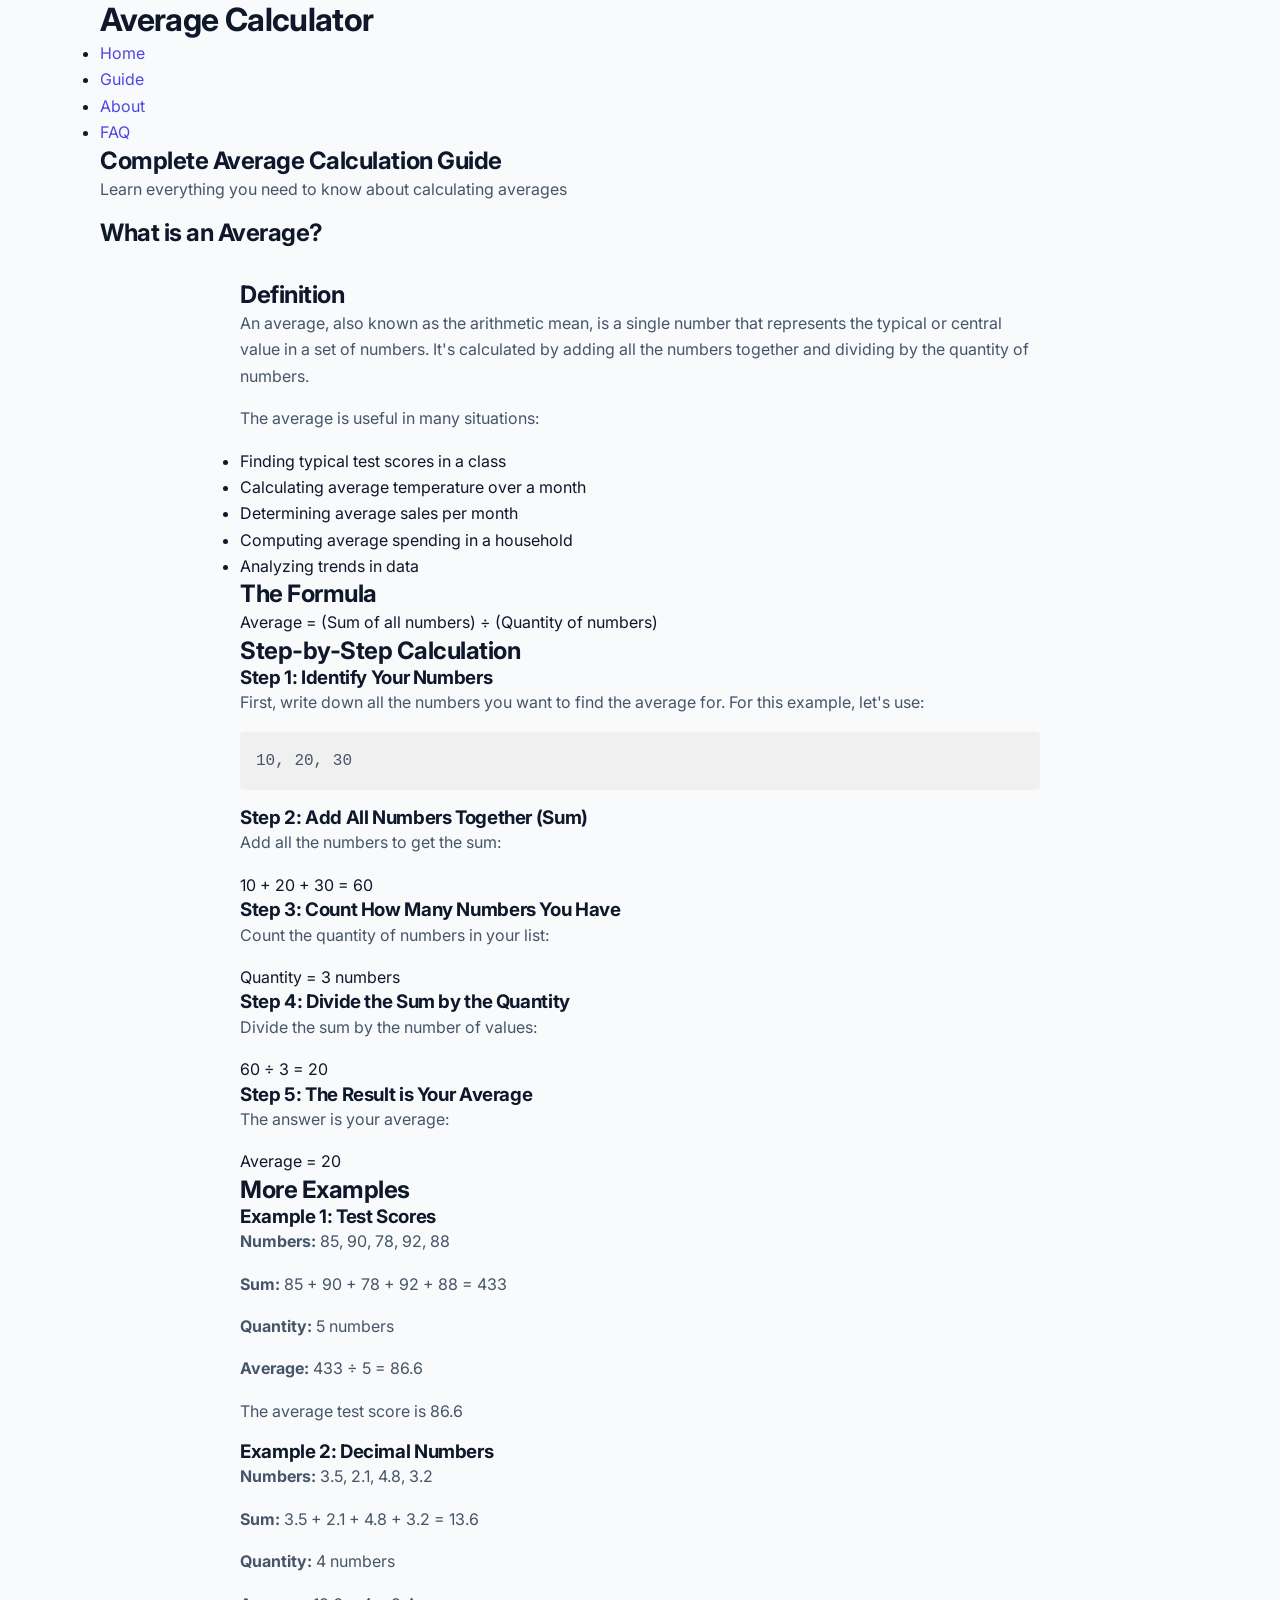
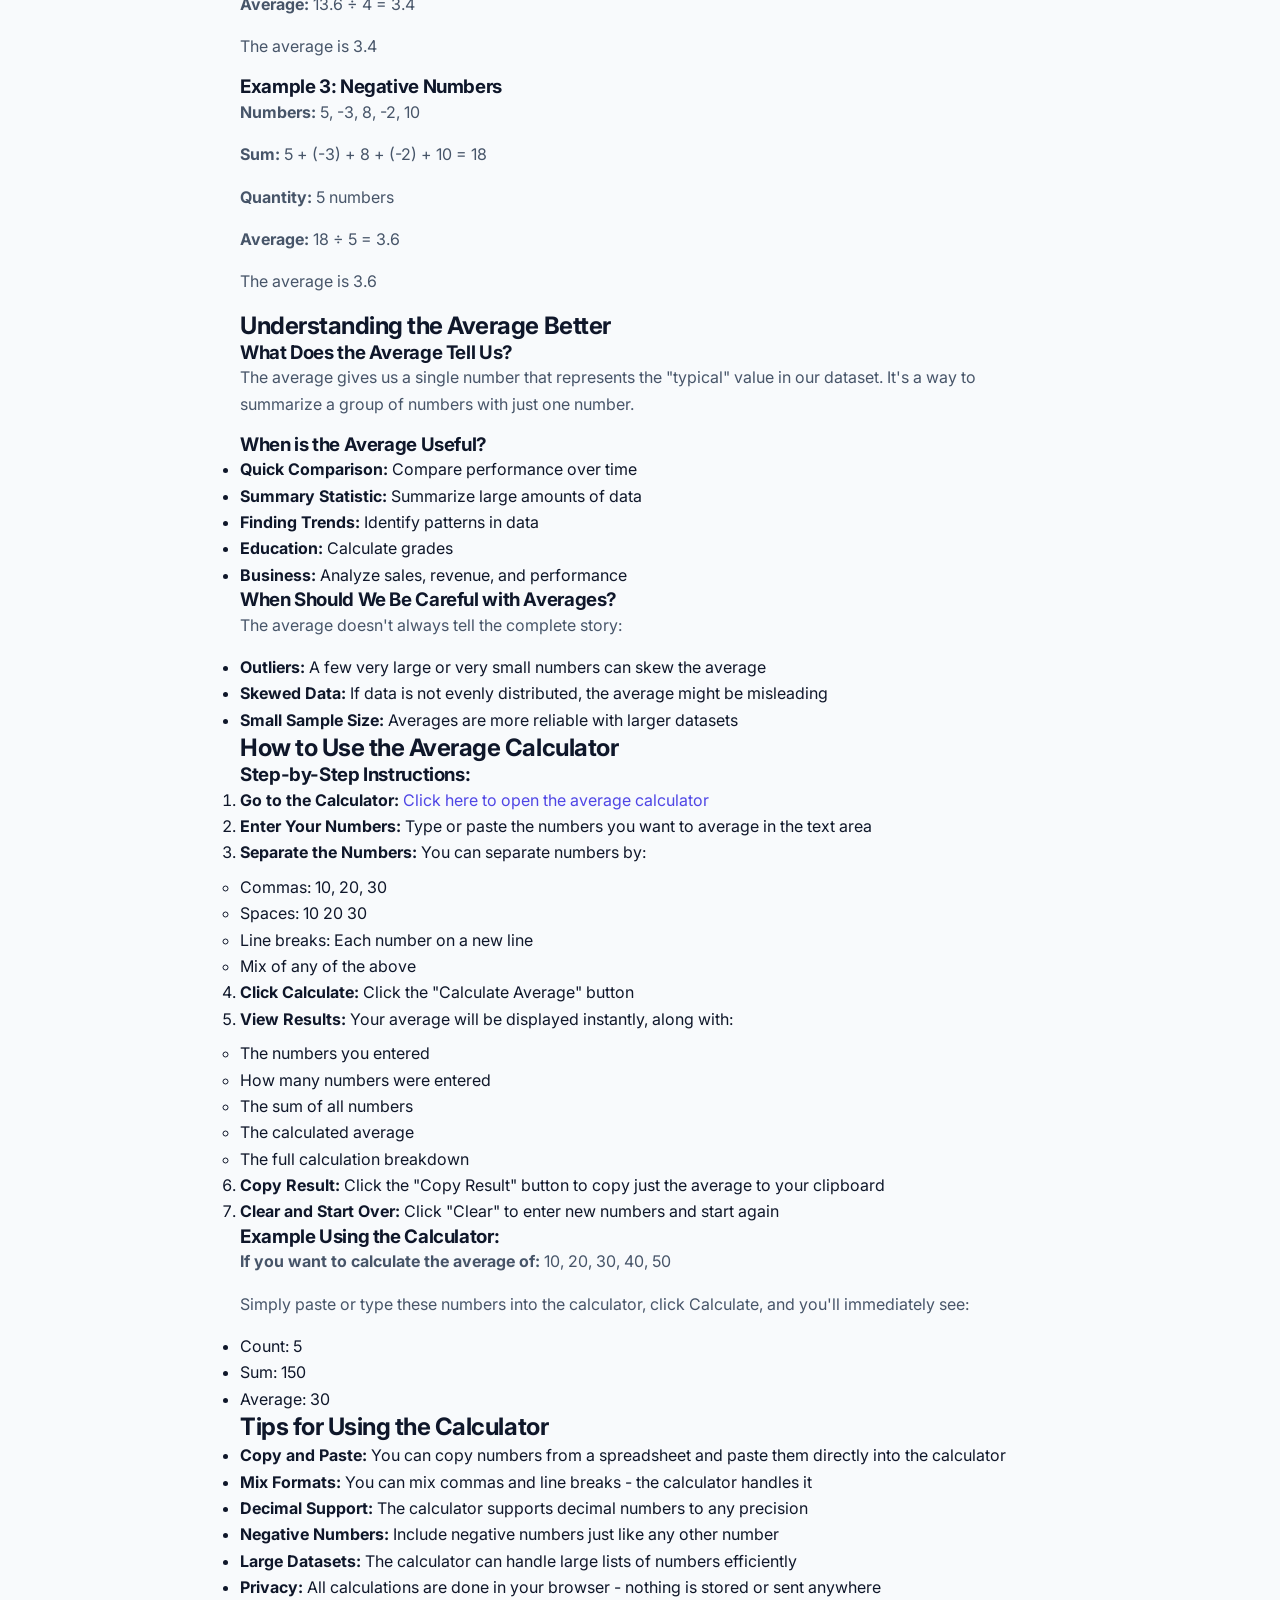
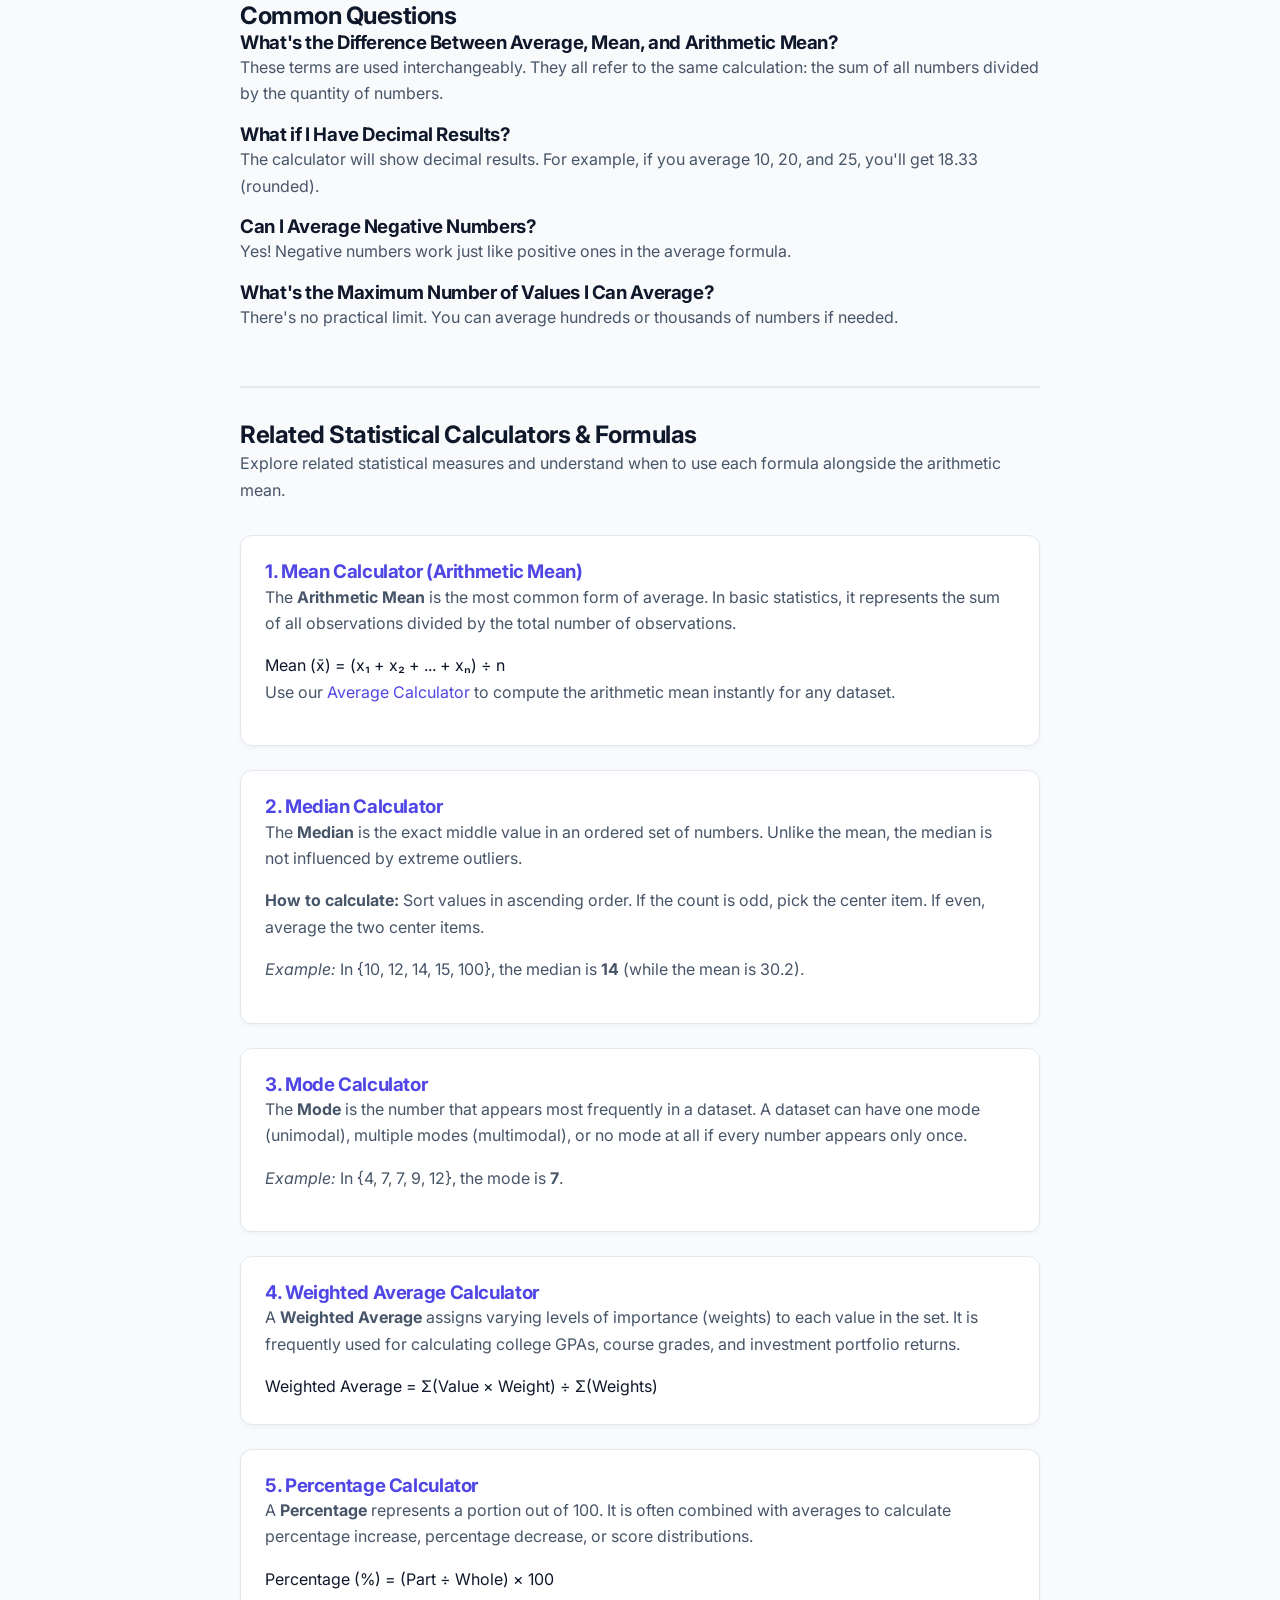
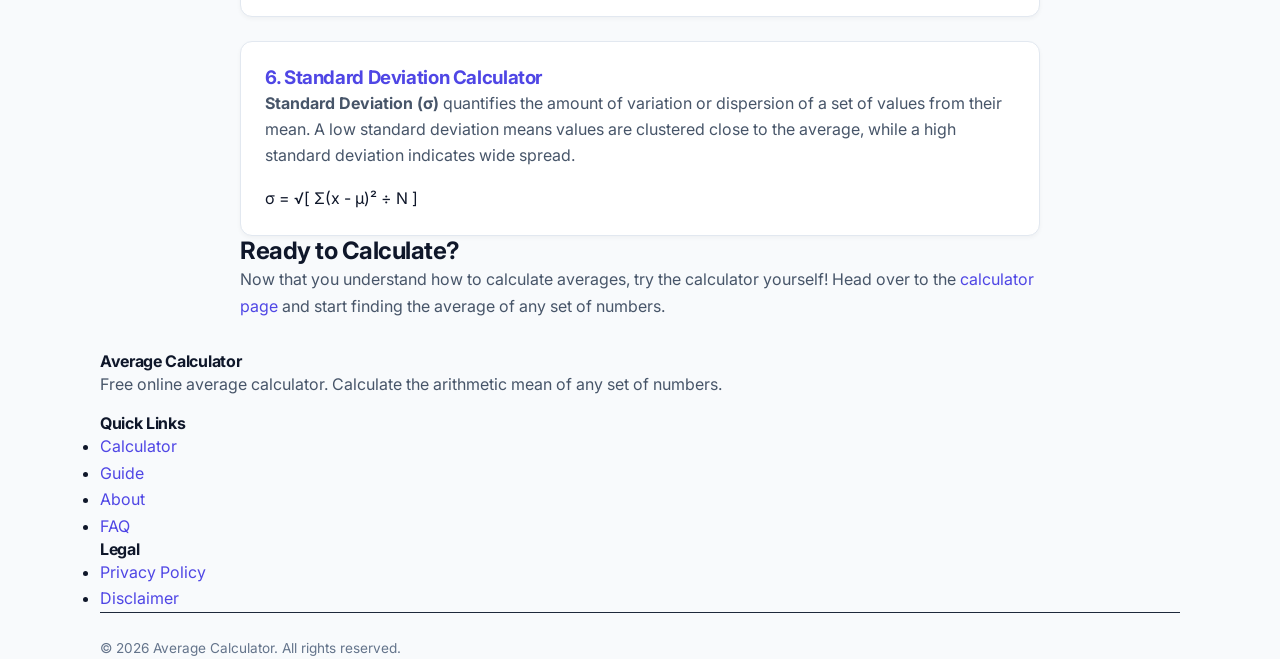
<file: guide.html>
<!DOCTYPE html>
<html lang="en">
<head>
    <meta charset="UTF-8">
    <meta name="viewport" content="width=device-width, initial-scale=1.0">
    <title>Guide | Average Calculator - How to Calculate Average</title>
    <meta name="description" content="Complete guide on what is an average and how to calculate it. Step-by-step explanation of arithmetic mean with examples and instructions on using our calculator.">
    <meta name="keywords" content="how to calculate average, what is average, guide to averages, arithmetic mean guide, mean calculation">
    <meta name="canonical" content="https://average-calculator-bay.vercel.app/guide.html">
    <link rel="canonical" href="https://average-calculator-bay.vercel.app/guide.html">
    <meta name="robots" content="index, follow">
    <meta property="og:title" content="Guide | Average Calculator">
    <meta property="og:description" content="Complete guide on how to calculate average and what arithmetic mean means.">
    <meta property="og:type" content="website">
    <meta property="og:url" content="https://average-calculator-bay.vercel.app/guide.html">
    <meta name="twitter:card" content="summary_large_image">
    <meta name="twitter:title" content="Guide | Average Calculator">
    <meta name="twitter:description" content="Complete guide on how to calculate average and what arithmetic mean means.">
    <link rel="stylesheet" href="styles.css">
</head>
<body>
    <!-- Header and Navigation -->
    <header>
        <div class="container">
            <div class="header-content">
                <h1 class="logo">Average Calculator</h1>
                <nav>
                    <ul>
                        <li><a href="index.html">Home</a></li>
                        <li><a href="guide.html" class="active">Guide</a></li>
                        <li><a href="about.html">About</a></li>
                        <li><a href="faq.html">FAQ</a></li>
                    </ul>
                </nav>
            </div>
        </div>
    </header>

    <!-- Hero Section -->
    <section class="hero">
        <div class="container">
            <h2>Complete Average Calculation Guide</h2>
            <p>Learn everything you need to know about calculating averages</p>
        </div>
    </section>

    <!-- Main Content -->
    <section class="info-section">
        <div class="container">
            <h1>What is an Average?</h1>

            <div style="max-width: 800px; margin: 2rem auto; text-align: left;">
                <h2>Definition</h2>
                <p>An average, also known as the arithmetic mean, is a single number that represents the typical or central value in a set of numbers. It's calculated by adding all the numbers together and dividing by the quantity of numbers.</p>

                <p>The average is useful in many situations:</p>
                <ul>
                    <li>Finding typical test scores in a class</li>
                    <li>Calculating average temperature over a month</li>
                    <li>Determining average sales per month</li>
                    <li>Computing average spending in a household</li>
                    <li>Analyzing trends in data</li>
                </ul>

                <h2>The Formula</h2>
                <div class="formula">
                    Average = (Sum of all numbers) ÷ (Quantity of numbers)
                </div>

                <h2>Step-by-Step Calculation</h2>

                <h3>Step 1: Identify Your Numbers</h3>
                <p>First, write down all the numbers you want to find the average for. For this example, let's use:</p>
                <p style="font-family: 'Courier New', monospace; background-color: #f0f0f0; padding: 1rem; border-radius: 4px;">
                    10, 20, 30
                </p>

                <h3>Step 2: Add All Numbers Together (Sum)</h3>
                <p>Add all the numbers to get the sum:</p>
                <div class="formula">
                    10 + 20 + 30 = 60
                </div>

                <h3>Step 3: Count How Many Numbers You Have</h3>
                <p>Count the quantity of numbers in your list:</p>
                <div class="formula">
                    Quantity = 3 numbers
                </div>

                <h3>Step 4: Divide the Sum by the Quantity</h3>
                <p>Divide the sum by the number of values:</p>
                <div class="formula">
                    60 ÷ 3 = 20
                </div>

                <h3>Step 5: The Result is Your Average</h3>
                <p>The answer is your average:</p>
                <div class="formula">
                    Average = 20
                </div>

                <h2>More Examples</h2>

                <h3>Example 1: Test Scores</h3>
                <p><strong>Numbers:</strong> 85, 90, 78, 92, 88</p>
                <p><strong>Sum:</strong> 85 + 90 + 78 + 92 + 88 = 433</p>
                <p><strong>Quantity:</strong> 5 numbers</p>
                <p><strong>Average:</strong> 433 ÷ 5 = 86.6</p>
                <p>The average test score is 86.6</p>

                <h3>Example 2: Decimal Numbers</h3>
                <p><strong>Numbers:</strong> 3.5, 2.1, 4.8, 3.2</p>
                <p><strong>Sum:</strong> 3.5 + 2.1 + 4.8 + 3.2 = 13.6</p>
                <p><strong>Quantity:</strong> 4 numbers</p>
                <p><strong>Average:</strong> 13.6 ÷ 4 = 3.4</p>
                <p>The average is 3.4</p>

                <h3>Example 3: Negative Numbers</h3>
                <p><strong>Numbers:</strong> 5, -3, 8, -2, 10</p>
                <p><strong>Sum:</strong> 5 + (-3) + 8 + (-2) + 10 = 18</p>
                <p><strong>Quantity:</strong> 5 numbers</p>
                <p><strong>Average:</strong> 18 ÷ 5 = 3.6</p>
                <p>The average is 3.6</p>

                <h2>Understanding the Average Better</h2>

                <h3>What Does the Average Tell Us?</h3>
                <p>The average gives us a single number that represents the "typical" value in our dataset. It's a way to summarize a group of numbers with just one number.</p>

                <h3>When is the Average Useful?</h3>
                <ul>
                    <li><strong>Quick Comparison:</strong> Compare performance over time</li>
                    <li><strong>Summary Statistic:</strong> Summarize large amounts of data</li>
                    <li><strong>Finding Trends:</strong> Identify patterns in data</li>
                    <li><strong>Education:</strong> Calculate grades</li>
                    <li><strong>Business:</strong> Analyze sales, revenue, and performance</li>
                </ul>

                <h3>When Should We Be Careful with Averages?</h3>
                <p>The average doesn't always tell the complete story:</p>
                <ul>
                    <li><strong>Outliers:</strong> A few very large or very small numbers can skew the average</li>
                    <li><strong>Skewed Data:</strong> If data is not evenly distributed, the average might be misleading</li>
                    <li><strong>Small Sample Size:</strong> Averages are more reliable with larger datasets</li>
                </ul>

                <h2>How to Use the Average Calculator</h2>

                <h3>Step-by-Step Instructions:</h3>
                <ol>
                    <li>
                        <strong>Go to the Calculator:</strong> 
                        <a href="index.html">Click here to open the average calculator</a>
                    </li>
                    <li>
                        <strong>Enter Your Numbers:</strong> 
                        Type or paste the numbers you want to average in the text area
                    </li>
                    <li>
                        <strong>Separate the Numbers:</strong> 
                        You can separate numbers by:
                        <ul style="margin-top: 0.5rem;">
                            <li>Commas: 10, 20, 30</li>
                            <li>Spaces: 10 20 30</li>
                            <li>Line breaks: Each number on a new line</li>
                            <li>Mix of any of the above</li>
                        </ul>
                    </li>
                    <li>
                        <strong>Click Calculate:</strong> 
                        Click the "Calculate Average" button
                    </li>
                    <li>
                        <strong>View Results:</strong> 
                        Your average will be displayed instantly, along with:
                        <ul style="margin-top: 0.5rem;">
                            <li>The numbers you entered</li>
                            <li>How many numbers were entered</li>
                            <li>The sum of all numbers</li>
                            <li>The calculated average</li>
                            <li>The full calculation breakdown</li>
                        </ul>
                    </li>
                    <li>
                        <strong>Copy Result:</strong> 
                        Click the "Copy Result" button to copy just the average to your clipboard
                    </li>
                    <li>
                        <strong>Clear and Start Over:</strong> 
                        Click "Clear" to enter new numbers and start again
                    </li>
                </ol>

                <h3>Example Using the Calculator:</h3>
                <p><strong>If you want to calculate the average of:</strong> 10, 20, 30, 40, 50</p>
                <p>Simply paste or type these numbers into the calculator, click Calculate, and you'll immediately see:</p>
                <ul>
                    <li>Count: 5</li>
                    <li>Sum: 150</li>
                    <li>Average: 30</li>
                </ul>

                <h2>Tips for Using the Calculator</h2>
                <ul>
                    <li><strong>Copy and Paste:</strong> You can copy numbers from a spreadsheet and paste them directly into the calculator</li>
                    <li><strong>Mix Formats:</strong> You can mix commas and line breaks - the calculator handles it</li>
                    <li><strong>Decimal Support:</strong> The calculator supports decimal numbers to any precision</li>
                    <li><strong>Negative Numbers:</strong> Include negative numbers just like any other number</li>
                    <li><strong>Large Datasets:</strong> The calculator can handle large lists of numbers efficiently</li>
                    <li><strong>Privacy:</strong> All calculations are done in your browser - nothing is stored or sent anywhere</li>
                </ul>

                <h2>Common Questions</h2>

                <h3>What's the Difference Between Average, Mean, and Arithmetic Mean?</h3>
                <p>These terms are used interchangeably. They all refer to the same calculation: the sum of all numbers divided by the quantity of numbers.</p>

                <h3>What if I Have Decimal Results?</h3>
                <p>The calculator will show decimal results. For example, if you average 10, 20, and 25, you'll get 18.33 (rounded).</p>

                <h3>Can I Average Negative Numbers?</h3>
                <p>Yes! Negative numbers work just like positive ones in the average formula.</p>

                <h3>What's the Maximum Number of Values I Can Average?</h3>
                <p>There's no practical limit. You can average hundreds or thousands of numbers if needed.</p>

                <!-- Related Statistical Concepts & Calculators -->
                <div style="margin-top: 3.5rem; padding-top: 2rem; border-top: 2px solid #e2e8f0;">
                    <h2>Related Statistical Calculators & Formulas</h2>
                    <p>Explore related statistical measures and understand when to use each formula alongside the arithmetic mean.</p>

                    <div id="mean-calculator" style="margin-top: 2rem; padding: 1.5rem; background: #ffffff; border: 1px solid #e2e8f0; border-radius: 12px; box-shadow: 0 2px 4px rgba(0,0,0,0.04);">
                        <h3 style="color: #4f46e5; margin-top: 0;">1. Mean Calculator (Arithmetic Mean)</h3>
                        <p>The <strong>Arithmetic Mean</strong> is the most common form of average. In basic statistics, it represents the sum of all observations divided by the total number of observations.</p>
                        <div class="formula">Mean (x̄) = (x₁ + x₂ + ... + xₙ) ÷ n</div>
                        <p>Use our <a href="index.html">Average Calculator</a> to compute the arithmetic mean instantly for any dataset.</p>
                    </div>

                    <div id="median-calculator" style="margin-top: 1.5rem; padding: 1.5rem; background: #ffffff; border: 1px solid #e2e8f0; border-radius: 12px; box-shadow: 0 2px 4px rgba(0,0,0,0.04);">
                        <h3 style="color: #4f46e5; margin-top: 0;">2. Median Calculator</h3>
                        <p>The <strong>Median</strong> is the exact middle value in an ordered set of numbers. Unlike the mean, the median is not influenced by extreme outliers.</p>
                        <p><strong>How to calculate:</strong> Sort values in ascending order. If the count is odd, pick the center item. If even, average the two center items.</p>
                        <p><em>Example:</em> In {10, 12, 14, 15, 100}, the median is <strong>14</strong> (while the mean is 30.2).</p>
                    </div>

                    <div id="mode-calculator" style="margin-top: 1.5rem; padding: 1.5rem; background: #ffffff; border: 1px solid #e2e8f0; border-radius: 12px; box-shadow: 0 2px 4px rgba(0,0,0,0.04);">
                        <h3 style="color: #4f46e5; margin-top: 0;">3. Mode Calculator</h3>
                        <p>The <strong>Mode</strong> is the number that appears most frequently in a dataset. A dataset can have one mode (unimodal), multiple modes (multimodal), or no mode at all if every number appears only once.</p>
                        <p><em>Example:</em> In {4, 7, 7, 9, 12}, the mode is <strong>7</strong>.</p>
                    </div>

                    <div id="weighted-average-calculator" style="margin-top: 1.5rem; padding: 1.5rem; background: #ffffff; border: 1px solid #e2e8f0; border-radius: 12px; box-shadow: 0 2px 4px rgba(0,0,0,0.04);">
                        <h3 style="color: #4f46e5; margin-top: 0;">4. Weighted Average Calculator</h3>
                        <p>A <strong>Weighted Average</strong> assigns varying levels of importance (weights) to each value in the set. It is frequently used for calculating college GPAs, course grades, and investment portfolio returns.</p>
                        <div class="formula">Weighted Average = Σ(Value × Weight) ÷ Σ(Weights)</div>
                    </div>

                    <div id="percentage-calculator" style="margin-top: 1.5rem; padding: 1.5rem; background: #ffffff; border: 1px solid #e2e8f0; border-radius: 12px; box-shadow: 0 2px 4px rgba(0,0,0,0.04);">
                        <h3 style="color: #4f46e5; margin-top: 0;">5. Percentage Calculator</h3>
                        <p>A <strong>Percentage</strong> represents a portion out of 100. It is often combined with averages to calculate percentage increase, percentage decrease, or score distributions.</p>
                        <div class="formula">Percentage (%) = (Part ÷ Whole) × 100</div>
                    </div>

                    <div id="standard-deviation-calculator" style="margin-top: 1.5rem; padding: 1.5rem; background: #ffffff; border: 1px solid #e2e8f0; border-radius: 12px; box-shadow: 0 2px 4px rgba(0,0,0,0.04);">
                        <h3 style="color: #4f46e5; margin-top: 0;">6. Standard Deviation Calculator</h3>
                        <p><strong>Standard Deviation (σ)</strong> quantifies the amount of variation or dispersion of a set of values from their mean. A low standard deviation means values are clustered close to the average, while a high standard deviation indicates wide spread.</p>
                        <div class="formula">σ = √[ Σ(x - μ)² ÷ N ]</div>
                    </div>
                </div>

                <h2>Ready to Calculate?</h2>
                <p>Now that you understand how to calculate averages, try the calculator yourself! Head over to the <a href="index.html">calculator page</a> and start finding the average of any set of numbers.</p>
            </div>
        </div>
    </section>

    <!-- Footer -->
    <footer>
        <div class="container">
            <div class="footer-content">
                <div class="footer-section">
                    <h4>Average Calculator</h4>
                    <p>Free online average calculator. Calculate the arithmetic mean of any set of numbers.</p>
                </div>
                <div class="footer-section">
                    <h4>Quick Links</h4>
                    <ul>
                        <li><a href="index.html">Calculator</a></li>
                        <li><a href="guide.html">Guide</a></li>
                        <li><a href="about.html">About</a></li>
                        <li><a href="faq.html">FAQ</a></li>
                    </ul>
                </div>
                <div class="footer-section">
                    <h4>Legal</h4>
                    <ul>
                        <li><a href="privacy-policy.html">Privacy Policy</a></li>
                        <li><a href="disclaimer.html">Disclaimer</a></li>
                    </ul>
                </div>
            </div>
            <div class="footer-bottom">
                <p>&copy; 2026 Average Calculator. All rights reserved.</p>
            </div>
        </div>
    </footer>

    <script src="script.js"></script>
</body>
</html>
</file>
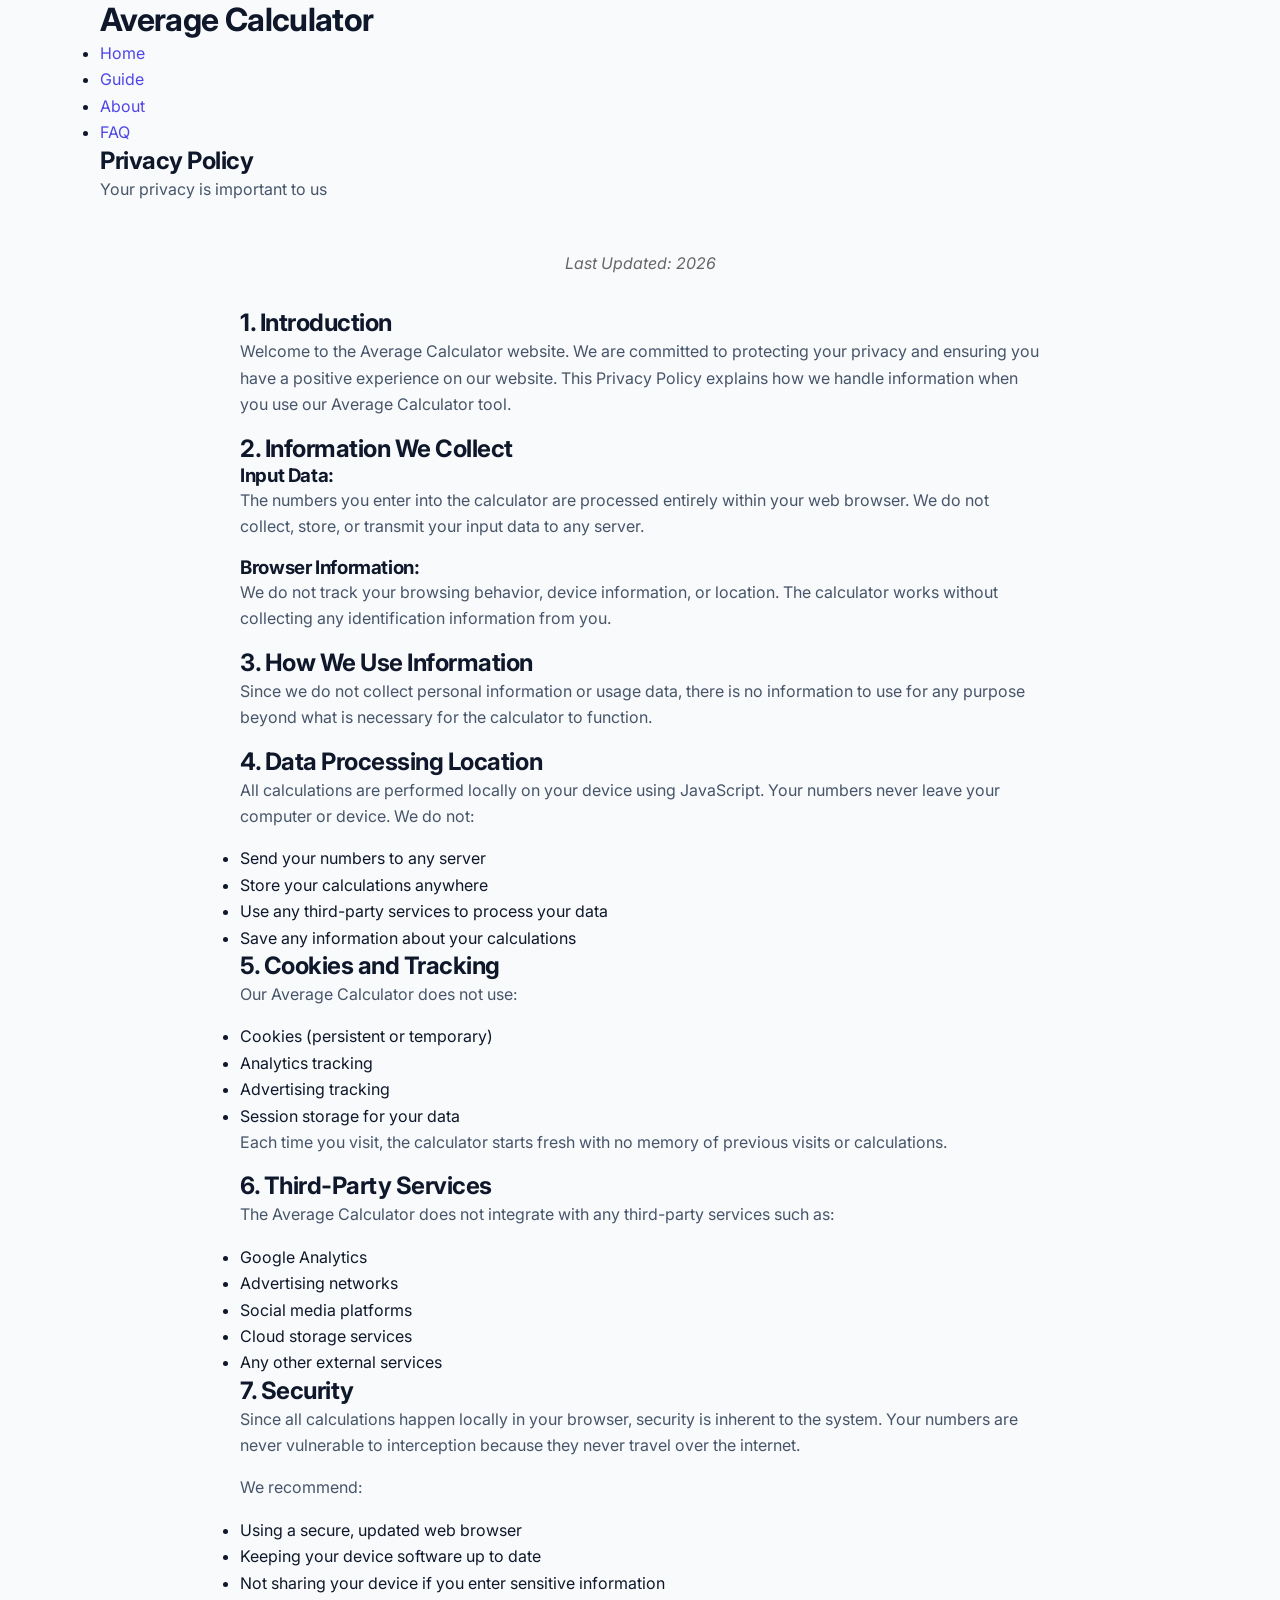
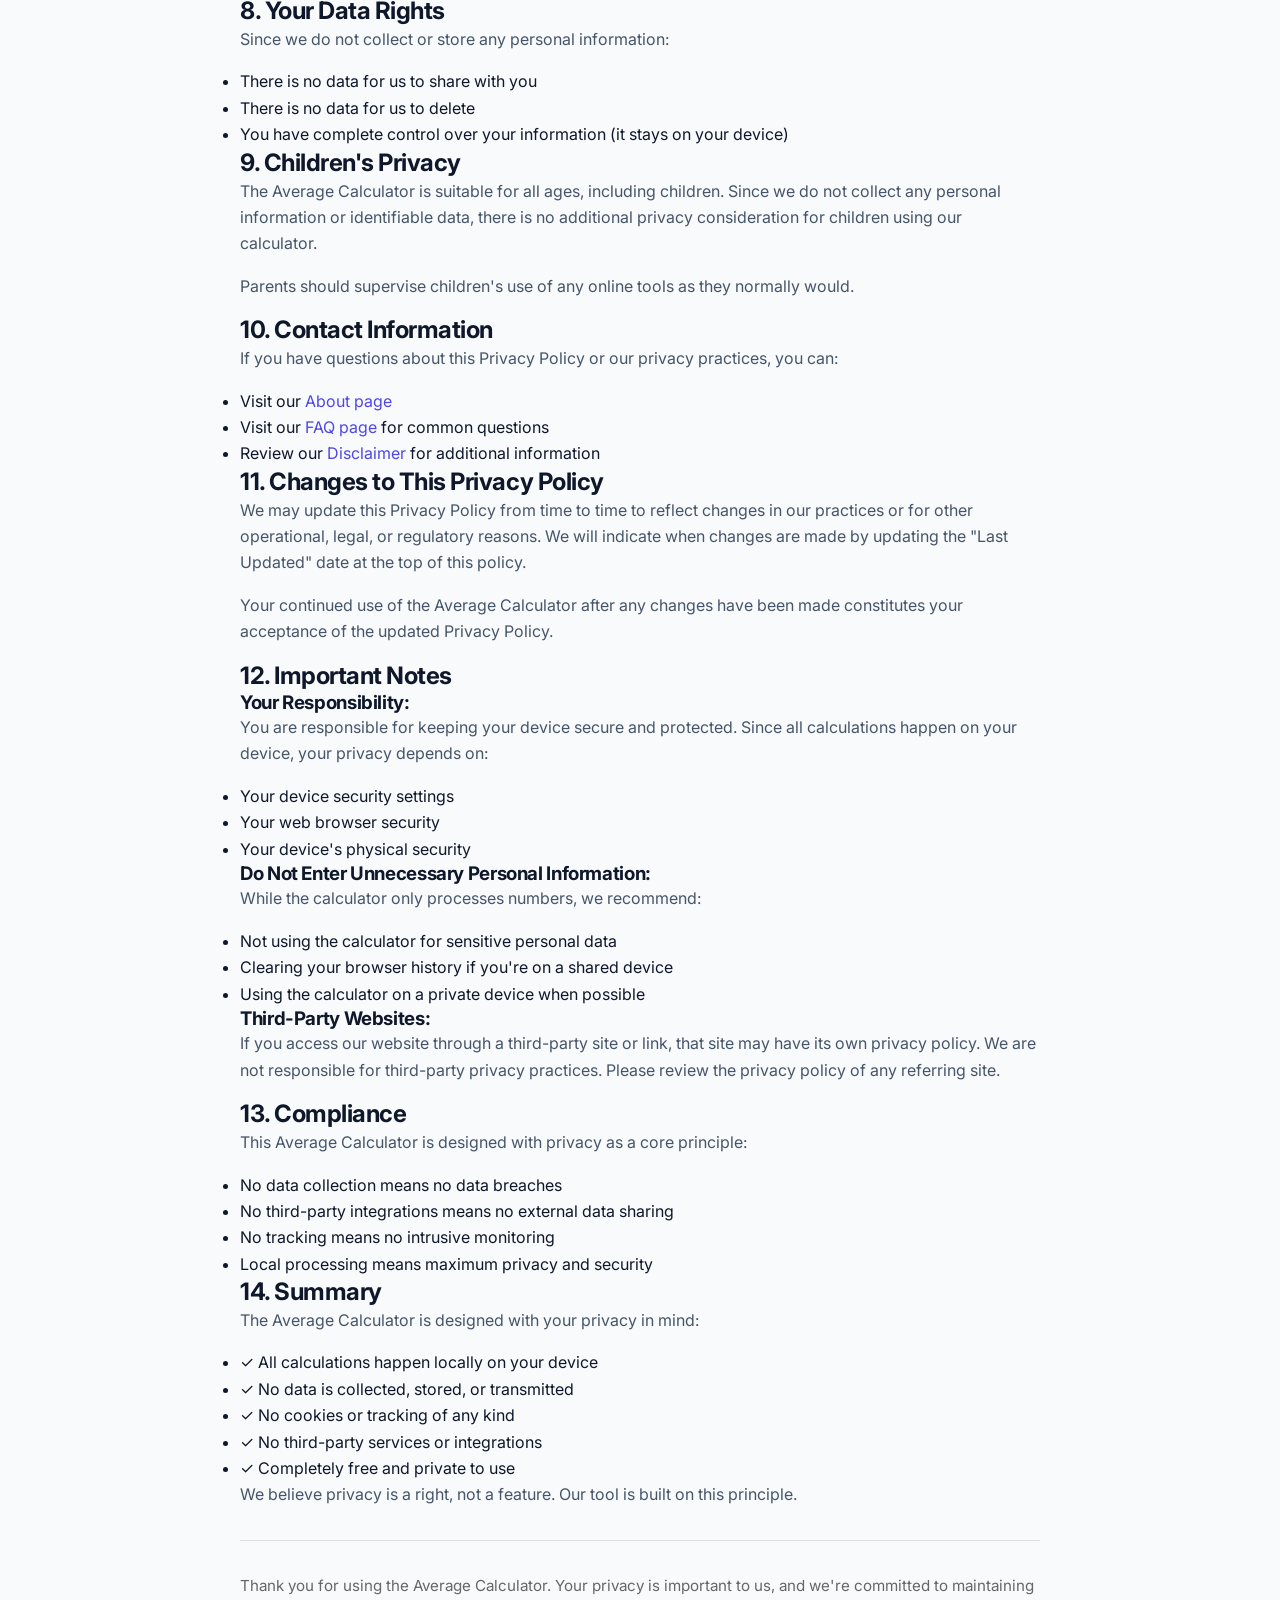
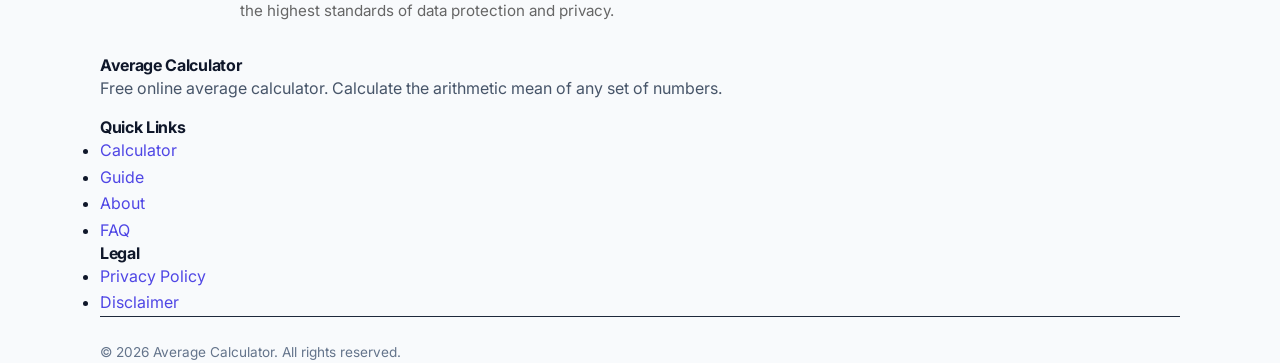
<file: privacy-policy.html>
<!DOCTYPE html>
<html lang="en">
<head>
    <meta charset="UTF-8">
    <meta name="viewport" content="width=device-width, initial-scale=1.0">
    <title>Privacy Policy | Average Calculator</title>
    <meta name="description" content="Privacy policy for the Average Calculator. Learn how your data is handled and protected when using our tool.">
    <meta name="keywords" content="privacy policy, average calculator privacy, data protection">
    <meta name="canonical" content="https://average-calculator-bay.vercel.app/privacy-policy.html">
    <link rel="canonical" href="https://average-calculator-bay.vercel.app/privacy-policy.html">
    <meta name="robots" content="index, follow">
    <meta property="og:title" content="Privacy Policy | Average Calculator">
    <meta property="og:description" content="Privacy policy for the Average Calculator website. Learn how your data is protected.">
    <meta property="og:type" content="website">
    <meta property="og:url" content="https://average-calculator-bay.vercel.app/privacy-policy.html">
    <link rel="stylesheet" href="styles.css">
</head>
<body>
    <!-- Header and Navigation -->
    <header>
        <div class="container">
            <div class="header-content">
                <h1 class="logo">Average Calculator</h1>
                <nav>
                    <ul>
                        <li><a href="index.html">Home</a></li>
                        <li><a href="guide.html">Guide</a></li>
                        <li><a href="about.html">About</a></li>
                        <li><a href="faq.html">FAQ</a></li>
                    </ul>
                </nav>
            </div>
        </div>
    </header>

    <!-- Hero Section -->
    <section class="hero">
        <div class="container">
            <h2>Privacy Policy</h2>
            <p>Your privacy is important to us</p>
        </div>
    </section>

    <!-- Main Content -->
    <section class="info-section">
        <div class="container">
            <div style="max-width: 800px; margin: 2rem auto; text-align: left;">
                <p style="text-align: center; font-style: italic; color: #666; margin-bottom: 2rem;">
                    Last Updated: 2026
                </p>

                <h2>1. Introduction</h2>
                <p>Welcome to the Average Calculator website. We are committed to protecting your privacy and ensuring you have a positive experience on our website. This Privacy Policy explains how we handle information when you use our Average Calculator tool.</p>

                <h2>2. Information We Collect</h2>
                <h3>Input Data:</h3>
                <p>The numbers you enter into the calculator are processed entirely within your web browser. We do not collect, store, or transmit your input data to any server.</p>

                <h3>Browser Information:</h3>
                <p>We do not track your browsing behavior, device information, or location. The calculator works without collecting any identification information from you.</p>

                <h2>3. How We Use Information</h2>
                <p>Since we do not collect personal information or usage data, there is no information to use for any purpose beyond what is necessary for the calculator to function.</p>

                <h2>4. Data Processing Location</h2>
                <p>All calculations are performed locally on your device using JavaScript. Your numbers never leave your computer or device. We do not:</p>
                <ul>
                    <li>Send your numbers to any server</li>
                    <li>Store your calculations anywhere</li>
                    <li>Use any third-party services to process your data</li>
                    <li>Save any information about your calculations</li>
                </ul>

                <h2>5. Cookies and Tracking</h2>
                <p>Our Average Calculator does not use:</p>
                <ul>
                    <li>Cookies (persistent or temporary)</li>
                    <li>Analytics tracking</li>
                    <li>Advertising tracking</li>
                    <li>Session storage for your data</li>
                </ul>

                <p>Each time you visit, the calculator starts fresh with no memory of previous visits or calculations.</p>

                <h2>6. Third-Party Services</h2>
                <p>The Average Calculator does not integrate with any third-party services such as:</p>
                <ul>
                    <li>Google Analytics</li>
                    <li>Advertising networks</li>
                    <li>Social media platforms</li>
                    <li>Cloud storage services</li>
                    <li>Any other external services</li>
                </ul>

                <h2>7. Security</h2>
                <p>Since all calculations happen locally in your browser, security is inherent to the system. Your numbers are never vulnerable to interception because they never travel over the internet.</p>

                <p>We recommend:</p>
                <ul>
                    <li>Using a secure, updated web browser</li>
                    <li>Keeping your device software up to date</li>
                    <li>Not sharing your device if you enter sensitive information</li>
                </ul>

                <h2>8. Your Data Rights</h2>
                <p>Since we do not collect or store any personal information:</p>
                <ul>
                    <li>There is no data for us to share with you</li>
                    <li>There is no data for us to delete</li>
                    <li>You have complete control over your information (it stays on your device)</li>
                </ul>

                <h2>9. Children's Privacy</h2>
                <p>The Average Calculator is suitable for all ages, including children. Since we do not collect any personal information or identifiable data, there is no additional privacy consideration for children using our calculator.</p>

                <p>Parents should supervise children's use of any online tools as they normally would.</p>

                <h2>10. Contact Information</h2>
                <p>If you have questions about this Privacy Policy or our privacy practices, you can:</p>
                <ul>
                    <li>Visit our <a href="about.html">About page</a></li>
                    <li>Visit our <a href="faq.html">FAQ page</a> for common questions</li>
                    <li>Review our <a href="disclaimer.html">Disclaimer</a> for additional information</li>
                </ul>

                <h2>11. Changes to This Privacy Policy</h2>
                <p>We may update this Privacy Policy from time to time to reflect changes in our practices or for other operational, legal, or regulatory reasons. We will indicate when changes are made by updating the "Last Updated" date at the top of this policy.</p>

                <p>Your continued use of the Average Calculator after any changes have been made constitutes your acceptance of the updated Privacy Policy.</p>

                <h2>12. Important Notes</h2>

                <h3>Your Responsibility:</h3>
                <p>You are responsible for keeping your device secure and protected. Since all calculations happen on your device, your privacy depends on:</p>
                <ul>
                    <li>Your device security settings</li>
                    <li>Your web browser security</li>
                    <li>Your device's physical security</li>
                </ul>

                <h3>Do Not Enter Unnecessary Personal Information:</h3>
                <p>While the calculator only processes numbers, we recommend:</p>
                <ul>
                    <li>Not using the calculator for sensitive personal data</li>
                    <li>Clearing your browser history if you're on a shared device</li>
                    <li>Using the calculator on a private device when possible</li>
                </ul>

                <h3>Third-Party Websites:</h3>
                <p>If you access our website through a third-party site or link, that site may have its own privacy policy. We are not responsible for third-party privacy practices. Please review the privacy policy of any referring site.</p>

                <h2>13. Compliance</h2>
                <p>This Average Calculator is designed with privacy as a core principle:</p>
                <ul>
                    <li>No data collection means no data breaches</li>
                    <li>No third-party integrations means no external data sharing</li>
                    <li>No tracking means no intrusive monitoring</li>
                    <li>Local processing means maximum privacy and security</li>
                </ul>

                <h2>14. Summary</h2>
                <p>The Average Calculator is designed with your privacy in mind:</p>
                <ul>
                    <li>✓ All calculations happen locally on your device</li>
                    <li>✓ No data is collected, stored, or transmitted</li>
                    <li>✓ No cookies or tracking of any kind</li>
                    <li>✓ No third-party services or integrations</li>
                    <li>✓ Completely free and private to use</li>
                </ul>

                <p>We believe privacy is a right, not a feature. Our tool is built on this principle.</p>

                <hr style="margin: 2rem 0; border: none; border-top: 1px solid #ddd;">

                <p style="color: #666; font-size: 0.95rem; margin-bottom: 0;">
                    Thank you for using the Average Calculator. Your privacy is important to us, and we're committed to maintaining the highest standards of data protection and privacy.
                </p>
            </div>
        </div>
    </section>

    <!-- Footer -->
    <footer>
        <div class="container">
            <div class="footer-content">
                <div class="footer-section">
                    <h4>Average Calculator</h4>
                    <p>Free online average calculator. Calculate the arithmetic mean of any set of numbers.</p>
                </div>
                <div class="footer-section">
                    <h4>Quick Links</h4>
                    <ul>
                        <li><a href="index.html">Calculator</a></li>
                        <li><a href="guide.html">Guide</a></li>
                        <li><a href="about.html">About</a></li>
                        <li><a href="faq.html">FAQ</a></li>
                    </ul>
                </div>
                <div class="footer-section">
                    <h4>Legal</h4>
                    <ul>
                        <li><a href="privacy-policy.html">Privacy Policy</a></li>
                        <li><a href="disclaimer.html">Disclaimer</a></li>
                    </ul>
                </div>
            </div>
            <div class="footer-bottom">
                <p>&copy; 2026 Average Calculator. All rights reserved.</p>
            </div>
        </div>
    </footer>

    <script src="script.js"></script>
</body>
</html>
</file>
<file: styles.css>
/* ==========================================================
   AVERAGE CALCULATOR - MODERN, RESPONSIVE & ACCESSIBLE STYLES
   ========================================================== */

@import url('https://fonts.googleapis.com/css2?family=Inter:wght@400;500;600;700;800&family=JetBrains+Mono:wght@400;500;600&display=swap');

:root {
    --font-main: 'Inter', -apple-system, BlinkMacSystemFont, 'Segoe UI', Roboto, Helvetica, Arial, sans-serif;
    --font-mono: 'JetBrains Mono', SFMono-Regular, Menlo, Monaco, Consolas, monospace;

    /* Color Palette */
    --primary: #4f46e5;
    --primary-hover: #4338ca;
    --primary-subtle: #eef2ff;
    --primary-border: #c7d2fe;

    --accent-teal: #0d9488;
    --accent-teal-subtle: #f0fdfa;

    --bg-body: #f8fafc;
    --surface-card: #ffffff;
    --surface-alt: #f1f5f9;

    --text-primary: #0f172a;
    --text-secondary: #475569;
    --text-muted: #64748b;
    --text-light: #94a3b8;

    --border-color: #e2e8f0;
    --border-focus: #6366f1;

    --success: #059669;
    --success-subtle: #ecfdf5;
    --success-border: #a7f3d0;

    --warning: #d97706;
    --warning-subtle: #fffbeb;
    --warning-border: #fde68a;

    --danger: #dc2626;
    --danger-subtle: #fef2f2;
    --danger-border: #fecaca;

    /* Shadows */
    --shadow-sm: 0 1px 2px 0 rgb(0 0 0 / 0.05);
    --shadow-md: 0 4px 6px -1px rgb(0 0 0 / 0.07), 0 2px 4px -2px rgb(0 0 0 / 0.05);
    --shadow-lg: 0 10px 15px -3px rgb(0 0 0 / 0.08), 0 4px 6px -4px rgb(0 0 0 / 0.04);
    --shadow-xl: 0 20px 25px -5px rgb(0 0 0 / 0.1), 0 8px 10px -6px rgb(0 0 0 / 0.05);

    --radius-sm: 6px;
    --radius-md: 10px;
    --radius-lg: 16px;
    --radius-xl: 20px;
    --radius-full: 9999px;

    --transition: all 0.2s cubic-bezier(0.4, 0, 0.2, 1);
}

/* Reset & Box Sizing */
*, *::before, *::after {
    margin: 0;
    padding: 0;
    box-sizing: border-box;
}

html {
    scroll-behavior: smooth;
    font-size: 16px;
}

body {
    font-family: var(--font-main);
    background-color: var(--bg-body);
    color: var(--text-primary);
    line-height: 1.65;
    -webkit-font-smoothing: antialiased;
    -moz-osx-font-smoothing: grayscale;
    min-height: 100vh;
    display: flex;
    flex-direction: column;
}

/* Accessibility Focus States */
:focus-visible {
    outline: 2px solid var(--border-focus);
    outline-offset: 2px;
}

/* Container */
.container {
    width: 100%;
    max-width: 1120px;
    margin: 0 auto;
    padding: 0 1.25rem;
}

/* Typography Defaults */
h1, h2, h3, h4, h5, h6 {
    color: var(--text-primary);
    font-weight: 700;
    line-height: 1.25;
    letter-spacing: -0.02em;
}

p {
    color: var(--text-secondary);
    margin-bottom: 1rem;
}

a {
    color: var(--primary);
    text-decoration: none;
    transition: var(--transition);
}

a:hover {
    color: var(--primary-hover);
    text-decoration: underline;
}

/* ==========================================================
   HEADER & NAVIGATION
   ========================================================== */
header.site-header {
    background: rgba(255, 255, 255, 0.95);
    backdrop-filter: blur(10px);
    -webkit-backdrop-filter: blur(10px);
    border-bottom: 1px solid var(--border-color);
    position: sticky;
    top: 0;
    z-index: 100;
    box-shadow: var(--shadow-sm);
}

.header-inner {
    display: flex;
    justify-content: space-between;
    align-items: center;
    padding: 1rem 0;
}

.brand-link {
    display: flex;
    align-items: center;
    gap: 0.6rem;
    font-weight: 800;
    font-size: 1.25rem;
    color: var(--text-primary);
    text-decoration: none;
    letter-spacing: -0.03em;
}

.brand-link:hover {
    text-decoration: none;
}

.brand-icon {
    width: 36px;
    height: 36px;
    background: linear-gradient(135deg, var(--primary) 0%, #06b6d4 100%);
    color: #ffffff;
    border-radius: var(--radius-md);
    display: flex;
    align-items: center;
    justify-content: center;
    font-weight: 800;
    font-size: 1.2rem;
    box-shadow: 0 2px 6px rgba(79, 70, 229, 0.35);
}

.nav-links {
    display: flex;
    list-style: none;
    align-items: center;
    gap: 1.25rem;
}

.nav-link {
    font-weight: 500;
    font-size: 0.95rem;
    color: var(--text-secondary);
    padding: 0.4rem 0.75rem;
    border-radius: var(--radius-sm);
    transition: var(--transition);
}

.nav-link:hover, .nav-link.active {
    color: var(--primary);
    background-color: var(--primary-subtle);
    text-decoration: none;
}

/* Mobile Nav Toggle */
.menu-toggle {
    display: none;
    background: none;
    border: none;
    font-size: 1.5rem;
    cursor: pointer;
    color: var(--text-primary);
}

/* ==========================================================
   HERO SECTION
   ========================================================== */
.hero-section {
    background: linear-gradient(180deg, #ffffff 0%, var(--bg-body) 100%);
    padding: 3.5rem 0 2rem;
    text-align: center;
}

.badge-pill {
    display: inline-flex;
    align-items: center;
    gap: 0.4rem;
    background-color: var(--primary-subtle);
    color: var(--primary);
    font-size: 0.825rem;
    font-weight: 600;
    padding: 0.35rem 0.85rem;
    border-radius: var(--radius-full);
    margin-bottom: 1.25rem;
    border: 1px solid var(--primary-border);
}

.hero-title {
    font-size: clamp(2rem, 5vw, 3.25rem);
    font-weight: 800;
    margin-bottom: 1rem;
    color: var(--text-primary);
}

.hero-desc {
    font-size: 1.15rem;
    max-width: 680px;
    margin: 0 auto;
    color: var(--text-secondary);
    line-height: 1.6;
}

/* ==========================================================
   CALCULATOR WORKSPACE
   ========================================================== */
.calculator-section {
    padding: 1rem 0 3.5rem;
}

.calc-card {
    background: var(--surface-card);
    border: 1px solid var(--border-color);
    border-radius: var(--radius-xl);
    box-shadow: var(--shadow-xl);
    padding: 2rem;
    position: relative;
    overflow: hidden;
}

.calc-card::before {
    content: "";
    position: absolute;
    top: 0;
    left: 0;
    right: 0;
    height: 4px;
    background: linear-gradient(90deg, var(--primary) 0%, #06b6d4 100%);
}

.input-header {
    display: flex;
    justify-content: space-between;
    align-items: center;
    flex-wrap: wrap;
    gap: 0.75rem;
    margin-bottom: 0.75rem;
}

.input-label {
    font-weight: 600;
    font-size: 1rem;
    color: var(--text-primary);
    display: flex;
    align-items: center;
    gap: 0.5rem;
}

.input-tools {
    display: flex;
    align-items: center;
    gap: 0.5rem;
    flex-wrap: wrap;
}

.tool-btn {
    background: var(--surface-alt);
    border: 1px solid var(--border-color);
    color: var(--text-secondary);
    font-size: 0.8rem;
    font-weight: 600;
    padding: 0.35rem 0.65rem;
    border-radius: var(--radius-sm);
    cursor: pointer;
    display: inline-flex;
    align-items: center;
    gap: 0.3rem;
    transition: var(--transition);
}

.tool-btn:hover {
    background: var(--primary-subtle);
    color: var(--primary);
    border-color: var(--primary-border);
}

/* Data Textarea */
.data-textarea-wrapper {
    position: relative;
    margin-bottom: 0.75rem;
}

.data-textarea {
    width: 100%;
    min-height: 160px;
    padding: 1rem;
    font-family: var(--font-mono);
    font-size: 1rem;
    line-height: 1.6;
    color: var(--text-primary);
    background-color: #fafbfd;
    border: 1.5px solid var(--border-color);
    border-radius: var(--radius-lg);
    resize: vertical;
    transition: var(--transition);
}

.data-textarea:focus {
    background-color: #ffffff;
    border-color: var(--border-focus);
    box-shadow: 0 0 0 3px rgba(99, 102, 241, 0.15);
    outline: none;
}

.input-helper {
    display: flex;
    justify-content: space-between;
    align-items: center;
    flex-wrap: wrap;
    gap: 0.5rem;
    font-size: 0.85rem;
    color: var(--text-muted);
    margin-bottom: 1.5rem;
}

.data-counter {
    font-family: var(--font-mono);
    font-weight: 500;
    background: var(--surface-alt);
    padding: 0.15rem 0.5rem;
    border-radius: var(--radius-sm);
    color: var(--text-secondary);
}

/* Action Button Row */
.action-row {
    display: flex;
    gap: 1rem;
    flex-wrap: wrap;
    align-items: center;
    margin-bottom: 1rem;
}

.btn {
    display: inline-flex;
    align-items: center;
    justify-content: center;
    gap: 0.5rem;
    font-weight: 600;
    font-size: 1rem;
    padding: 0.85rem 1.75rem;
    border-radius: var(--radius-md);
    cursor: pointer;
    border: 1px solid transparent;
    transition: var(--transition);
}

.btn-primary {
    background: linear-gradient(135deg, var(--primary) 0%, #4338ca 100%);
    color: #ffffff;
    box-shadow: 0 4px 12px rgba(79, 70, 229, 0.3);
    flex: 2;
    min-width: 200px;
}

.btn-primary:hover {
    background: linear-gradient(135deg, #4338ca 0%, #3730a3 100%);
    box-shadow: 0 6px 16px rgba(79, 70, 229, 0.4);
    transform: translateY(-1px);
    text-decoration: none;
}

.btn-primary:active {
    transform: translateY(0);
}

.btn-secondary {
    background: var(--surface-alt);
    color: var(--text-secondary);
    border-color: var(--border-color);
    flex: 1;
    min-width: 120px;
}

.btn-secondary:hover {
    background: #e2e8f0;
    color: var(--text-primary);
    text-decoration: none;
}

.keyboard-hint {
    font-size: 0.75rem;
    color: var(--text-muted);
    margin-left: auto;
    display: flex;
    align-items: center;
    gap: 0.35rem;
}

.kbd-key {
    background: #ffffff;
    border: 1px solid var(--border-color);
    border-radius: 4px;
    padding: 0.15rem 0.35rem;
    font-family: var(--font-mono);
    font-size: 0.72rem;
    box-shadow: var(--shadow-sm);
}

/* Privacy Note */
.privacy-note {
    font-size: 0.825rem;
    color: var(--text-muted);
    display: flex;
    align-items: center;
    gap: 0.45rem;
    margin-top: 0.75rem;
}

/* Validation Alert */
.alert {
    display: none;
    padding: 0.85rem 1rem;
    border-radius: var(--radius-md);
    margin-top: 1rem;
    font-size: 0.9rem;
    line-height: 1.5;
    animation: fadeIn 0.25s ease;
}

.alert-danger {
    background-color: var(--danger-subtle);
    border: 1px solid var(--danger-border);
    color: #991b1b;
}

.alert-icon {
    margin-right: 0.4rem;
    font-weight: 700;
}

/* ==========================================================
   RESULTS DISPLAY
   ========================================================== */
.results-card {
    display: none;
    margin-top: 2rem;
    border-top: 1.5px dashed var(--border-color);
    padding-top: 2rem;
    animation: slideUp 0.3s ease;
}

@keyframes slideUp {
    from {
        opacity: 0;
        transform: translateY(12px);
    }
    to {
        opacity: 1;
        transform: translateY(0);
    }
}

@keyframes fadeIn {
    from { opacity: 0; }
    to { opacity: 1; }
}

.results-header {
    display: flex;
    justify-content: space-between;
    align-items: center;
    margin-bottom: 1.25rem;
}

.results-title {
    font-size: 1.25rem;
    color: var(--text-primary);
    font-weight: 700;
}

/* Hero Stat: Average */
.hero-result-card {
    background: linear-gradient(135deg, #1e1b4b 0%, #312e81 100%);
    color: #ffffff;
    border-radius: var(--radius-lg);
    padding: 1.75rem;
    display: flex;
    justify-content: space-between;
    align-items: center;
    flex-wrap: wrap;
    gap: 1rem;
    box-shadow: var(--shadow-lg);
    margin-bottom: 1.5rem;
}

.hero-result-content {
    flex: 1;
}

.hero-result-label {
    font-size: 0.85rem;
    text-transform: uppercase;
    letter-spacing: 0.08em;
    font-weight: 600;
    color: #a5b4fc;
    margin-bottom: 0.25rem;
}

.hero-result-value {
    font-family: var(--font-mono);
    font-size: clamp(2.2rem, 5vw, 3.5rem);
    font-weight: 800;
    line-height: 1.1;
    color: #ffffff;
    word-break: break-all;
}

.hero-copy-btn {
    background: rgba(255, 255, 255, 0.15);
    color: #ffffff;
    border: 1px solid rgba(255, 255, 255, 0.3);
    font-size: 0.85rem;
    font-weight: 600;
    padding: 0.6rem 1rem;
    border-radius: var(--radius-md);
    cursor: pointer;
    display: inline-flex;
    align-items: center;
    gap: 0.4rem;
    transition: var(--transition);
}

.hero-copy-btn:hover {
    background: rgba(255, 255, 255, 0.25);
}

/* Secondary Stats Grid */
.stats-grid {
    display: grid;
    grid-template-columns: repeat(auto-fit, minmax(180px, 1fr));
    gap: 1rem;
    margin-bottom: 2rem;
}

.stat-item {
    background: var(--surface-alt);
    border: 1px solid var(--border-color);
    border-radius: var(--radius-md);
    padding: 1.1rem;
    transition: var(--transition);
}

.stat-item:hover {
    border-color: var(--primary-border);
    transform: translateY(-2px);
}

.stat-label {
    font-size: 0.825rem;
    font-weight: 600;
    color: var(--text-muted);
    text-transform: uppercase;
    letter-spacing: 0.04em;
    margin-bottom: 0.35rem;
}

.stat-value {
    font-family: var(--font-mono);
    font-size: 1.4rem;
    font-weight: 700;
    color: var(--text-primary);
    word-break: break-all;
}

/* Step by Step Breakdown */
.step-breakdown {
    background: #f8fafc;
    border: 1px solid var(--border-color);
    border-radius: var(--radius-lg);
    padding: 1.5rem;
}

.breakdown-title {
    font-size: 1.1rem;
    font-weight: 700;
    margin-bottom: 1rem;
    display: flex;
    align-items: center;
    justify-content: space-between;
}

.formula-callout {
    background: #ffffff;
    border-left: 4px solid var(--primary);
    padding: 0.75rem 1rem;
    border-radius: 0 var(--radius-sm) var(--radius-sm) 0;
    margin-bottom: 1.25rem;
    box-shadow: var(--shadow-sm);
}

.formula-label {
    font-size: 0.75rem;
    text-transform: uppercase;
    font-weight: 700;
    letter-spacing: 0.05em;
    color: var(--text-muted);
    margin-bottom: 0.2rem;
}

.formula-code {
    font-family: var(--font-mono);
    font-size: 1.05rem;
    font-weight: 600;
    color: var(--primary);
}

.steps-flow {
    display: flex;
    flex-direction: column;
    gap: 0.85rem;
}

.step-card {
    background: #ffffff;
    border: 1px solid var(--border-color);
    border-radius: var(--radius-md);
    padding: 0.85rem 1rem;
}

.step-card-header {
    font-size: 0.8rem;
    font-weight: 600;
    color: var(--text-muted);
    margin-bottom: 0.25rem;
    text-transform: uppercase;
}

.step-expression {
    font-family: var(--font-mono);
    font-size: 0.95rem;
    color: var(--text-primary);
    word-break: break-word;
}

.breakdown-actions {
    display: flex;
    gap: 0.75rem;
    margin-top: 1.25rem;
    flex-wrap: wrap;
}

.copy-toast {
    display: none;
    font-size: 0.85rem;
    color: var(--success);
    font-weight: 600;
    align-items: center;
    gap: 0.3rem;
}

/* ==========================================================
   CONTENT & SEO SECTIONS
   ========================================================== */
.content-section {
    padding: 3.5rem 0;
    border-bottom: 1px solid var(--border-color);
}

.content-section:last-of-type {
    border-bottom: none;
}

.content-section.alt-bg {
    background-color: #ffffff;
}

.section-header {
    max-width: 800px;
    margin: 0 auto 2.5rem;
    text-align: center;
}

.section-header h2 {
    font-size: clamp(1.6rem, 3.5vw, 2.25rem);
    margin-bottom: 0.75rem;
}

.section-header p {
    font-size: 1.05rem;
    color: var(--text-secondary);
}

.text-container {
    max-width: 860px;
    margin: 0 auto;
}

.text-container h2 {
    font-size: clamp(1.5rem, 3vw, 2rem);
    margin-bottom: 1rem;
    padding-bottom: 0.5rem;
    border-bottom: 2px solid var(--surface-alt);
}

.text-container h3 {
    font-size: 1.25rem;
    margin: 1.5rem 0 0.5rem;
}

.text-container p {
    margin-bottom: 1.25rem;
    font-size: 1rem;
    line-height: 1.7;
}

.text-container ul, .text-container ol {
    margin: 0 0 1.5rem 1.5rem;
    color: var(--text-secondary);
}

.text-container li {
    margin-bottom: 0.5rem;
    line-height: 1.6;
}

/* Example Cards */
.example-grid {
    display: grid;
    grid-template-columns: repeat(auto-fit, minmax(320px, 1fr));
    gap: 1.5rem;
    margin: 1.75rem 0;
}

.example-box {
    background: #ffffff;
    border: 1px solid var(--border-color);
    border-radius: var(--radius-lg);
    padding: 1.5rem;
    box-shadow: var(--shadow-sm);
    transition: var(--transition);
}

.example-box:hover {
    box-shadow: var(--shadow-md);
    border-color: var(--primary-border);
}

.example-box h3 {
    color: var(--primary);
    font-size: 1.15rem;
    margin-bottom: 0.75rem;
    display: flex;
    align-items: center;
    gap: 0.4rem;
}

.math-snippet {
    background: var(--surface-alt);
    border-radius: var(--radius-sm);
    padding: 0.75rem 1rem;
    font-family: var(--font-mono);
    font-size: 0.9rem;
    margin: 0.75rem 0;
    border-left: 3px solid var(--primary);
}

/* Outlier Warning Box */
.callout-box {
    background: #ffffff;
    border-radius: var(--radius-lg);
    border: 1px solid var(--border-color);
    padding: 1.5rem;
    margin: 1.75rem 0;
    box-shadow: var(--shadow-sm);
}

.callout-box.warning-callout {
    border-left: 5px solid var(--warning);
    background: #fffdfa;
}

.callout-badge {
    display: inline-block;
    background: var(--warning-subtle);
    color: var(--warning);
    font-weight: 700;
    font-size: 0.8rem;
    text-transform: uppercase;
    padding: 0.2rem 0.5rem;
    border-radius: var(--radius-sm);
    margin-bottom: 0.5rem;
}

/* Comparison Table */
.table-wrapper {
    overflow-x: auto;
    margin: 1.75rem 0;
    border-radius: var(--radius-md);
    border: 1px solid var(--border-color);
    box-shadow: var(--shadow-sm);
}

table.comparison-table {
    width: 100%;
    border-collapse: collapse;
    background: #ffffff;
    text-align: left;
    font-size: 0.95rem;
}

table.comparison-table th {
    background: var(--surface-alt);
    color: var(--text-primary);
    font-weight: 700;
    padding: 0.85rem 1.15rem;
    border-bottom: 1px solid var(--border-color);
}

table.comparison-table td {
    padding: 0.85rem 1.15rem;
    border-bottom: 1px solid var(--border-color);
    color: var(--text-secondary);
}

table.comparison-table tr:last-child td {
    border-bottom: none;
}

/* Related Calculators Grid */
.tools-grid {
    display: grid;
    grid-template-columns: repeat(auto-fill, minmax(240px, 1fr));
    gap: 1.25rem;
    margin: 2rem 0;
}

.tool-card {
    background: #ffffff;
    border: 1px solid var(--border-color);
    border-radius: var(--radius-md);
    padding: 1.25rem;
    display: flex;
    flex-direction: column;
    justify-content: space-between;
    transition: var(--transition);
    text-decoration: none;
    color: inherit;
    box-shadow: var(--shadow-sm);
}

.tool-card:hover {
    border-color: var(--primary);
    transform: translateY(-3px);
    box-shadow: var(--shadow-md);
    text-decoration: none;
}

.tool-card h4 {
    color: var(--text-primary);
    font-size: 1.05rem;
    margin-bottom: 0.4rem;
}

.tool-card:hover h4 {
    color: var(--primary);
}

.tool-card p {
    font-size: 0.875rem;
    color: var(--text-muted);
    margin-bottom: 0.75rem;
}

.tool-link-text {
    font-size: 0.85rem;
    font-weight: 600;
    color: var(--primary);
    display: inline-flex;
    align-items: center;
    gap: 0.25rem;
}

/* FAQ Accordion */
.faq-list {
    max-width: 860px;
    margin: 1.5rem auto 0;
    display: flex;
    flex-direction: column;
    gap: 1rem;
}

.faq-card {
    background: #ffffff;
    border: 1px solid var(--border-color);
    border-radius: var(--radius-md);
    overflow: hidden;
    transition: var(--transition);
    box-shadow: var(--shadow-sm);
}

.faq-card:hover {
    border-color: var(--primary-border);
}

.faq-question {
    padding: 1.15rem 1.25rem;
    font-weight: 600;
    font-size: 1.05rem;
    color: var(--text-primary);
    cursor: pointer;
    display: flex;
    justify-content: space-between;
    align-items: center;
    list-style: none;
    user-select: none;
}

.faq-question::-webkit-details-marker {
    display: none;
}

.faq-icon {
    font-size: 1.2rem;
    color: var(--primary);
    transition: transform 0.2s ease;
}

details[open] .faq-icon {
    transform: rotate(45deg);
}

.faq-answer {
    padding: 0 1.25rem 1.25rem;
    color: var(--text-secondary);
    font-size: 0.95rem;
    line-height: 1.65;
    border-top: 1px solid var(--surface-alt);
    padding-top: 1rem;
}

.faq-answer p:last-child {
    margin-bottom: 0;
}

/* Disclaimer Box */
.disclaimer-section {
    padding: 2.5rem 0;
    background-color: var(--surface-alt);
}

.disclaimer-card {
    background: #ffffff;
    border: 1px solid var(--border-color);
    border-radius: var(--radius-md);
    padding: 1.25rem 1.5rem;
    font-size: 0.875rem;
    color: var(--text-muted);
}

.disclaimer-card strong {
    color: var(--text-primary);
}

/* ==========================================================
   FOOTER
   ========================================================== */
footer.site-footer {
    background-color: #0f172a;
    color: #94a3b8;
    padding: 4rem 0 2rem;
    margin-top: auto;
}

.footer-grid {
    display: grid;
    grid-template-columns: 2fr 1fr 1fr;
    gap: 3rem;
    margin-bottom: 3rem;
}

.footer-brand h4 {
    color: #ffffff;
    font-size: 1.25rem;
    margin-bottom: 0.75rem;
    display: flex;
    align-items: center;
    gap: 0.5rem;
}

.footer-brand p {
    color: #94a3b8;
    font-size: 0.9rem;
    max-width: 360px;
    line-height: 1.6;
}

.footer-col h5 {
    color: #ffffff;
    font-size: 0.95rem;
    text-transform: uppercase;
    letter-spacing: 0.06em;
    margin-bottom: 1.2rem;
}

.footer-col ul {
    list-style: none;
}

.footer-col li {
    margin-bottom: 0.6rem;
}

.footer-col a {
    color: #94a3b8;
    font-size: 0.9rem;
    transition: var(--transition);
}

.footer-col a:hover {
    color: #ffffff;
    text-decoration: none;
}

.footer-bottom {
    border-top: 1px solid #1e293b;
    padding-top: 1.5rem;
    display: flex;
    justify-content: space-between;
    align-items: center;
    flex-wrap: wrap;
    gap: 1rem;
    font-size: 0.85rem;
}

.footer-bottom p {
    color: #64748b;
    margin-bottom: 0;
}

/* ==========================================================
   RESPONSIVE DESIGN (MOBILE-FIRST BREAKPOINTS)
   ========================================================== */
@media (max-width: 768px) {
    .header-inner {
        padding: 0.85rem 0;
    }

    .nav-links {
        gap: 0.5rem;
    }

    .nav-link {
        font-size: 0.85rem;
        padding: 0.35rem 0.55rem;
    }

    .calc-card {
        padding: 1.25rem;
    }

    .hero-section {
        padding: 2.25rem 0 1.5rem;
    }

    .hero-result-card {
        padding: 1.25rem;
    }

    .hero-result-value {
        font-size: 2.4rem;
    }

    .action-row {
        flex-direction: column;
        align-items: stretch;
    }

    .btn-primary, .btn-secondary {
        width: 100%;
        flex: none;
    }

    .keyboard-hint {
        display: none;
    }

    .footer-grid {
        grid-template-columns: 1fr;
        gap: 2rem;
    }

    .footer-bottom {
        flex-direction: column;
        text-align: center;
    }
}
</file>
